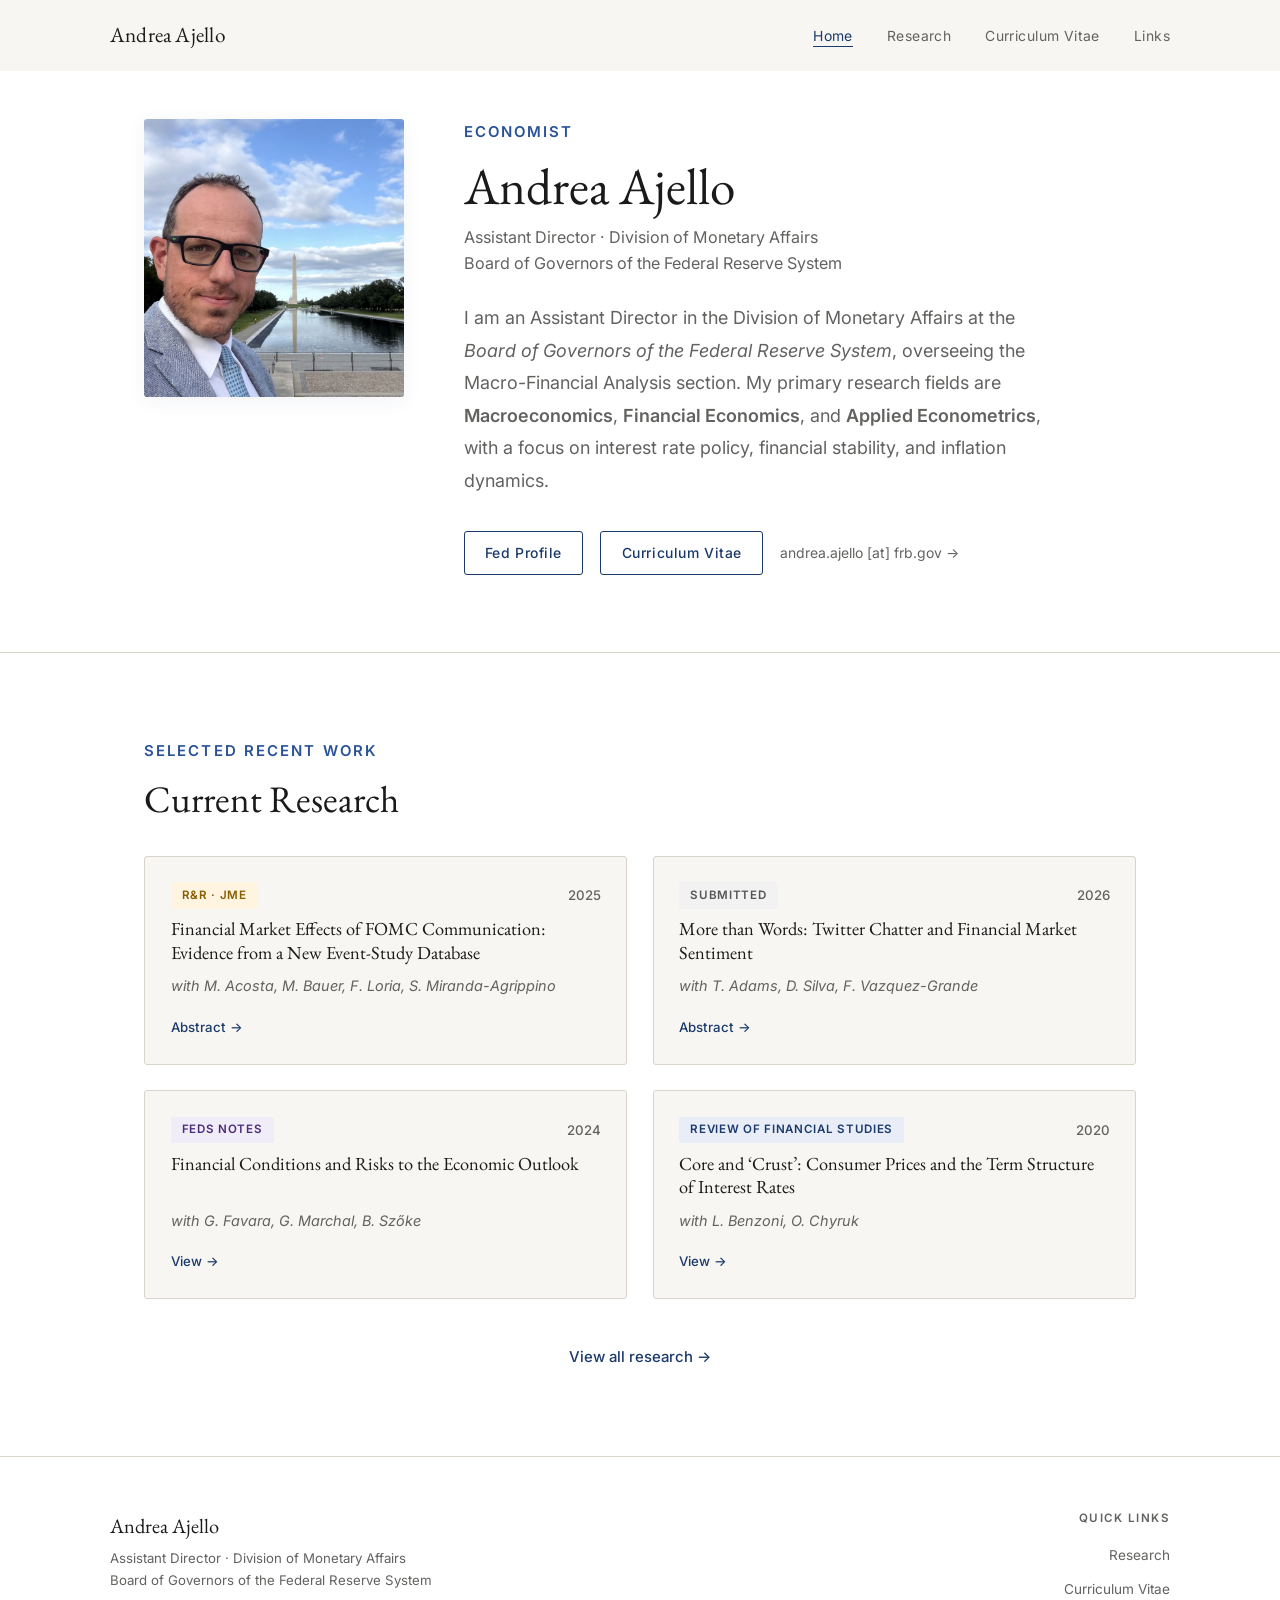
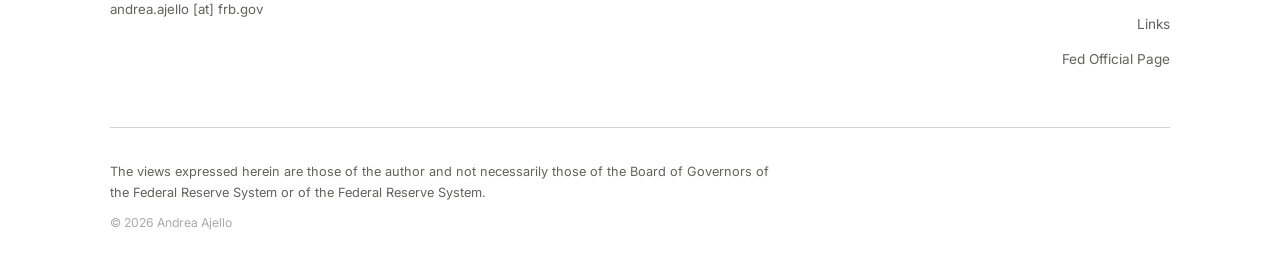
<file: index.html>
<!DOCTYPE html>
<html lang="en">
<head>
  <meta charset="UTF-8" />
  <meta name="viewport" content="width=device-width, initial-scale=1.0" />
  <title>Andrea Ajello | Economist</title>
  <meta name="description" content="Andrea Ajello — Assistant Director, Division of Monetary Affairs, Federal Reserve Board. Research in macroeconomics, financial economics, and applied econometrics." />
  <link rel="preconnect" href="https://fonts.googleapis.com" />
  <link rel="preconnect" href="https://fonts.gstatic.com" crossorigin />
  <link href="https://fonts.googleapis.com/css2?family=EB+Garamond:ital,wght@0,400;0,500;0,600;1,400;1,500&family=Inter:wght@300;400;500;600&display=swap" rel="stylesheet" />
  <link rel="stylesheet" href="styles.css" />
</head>
<body data-page="home">

  <!-- ─── Navigation ─── -->
  <nav id="navbar">
    <div class="nav-inner">
      <a href="index.html" class="logo">Andrea Ajello</a>
      <button class="hamburger" id="hamburger" aria-label="Open menu">
        <span></span><span></span><span></span>
      </button>
      <ul class="nav-links" id="nav-links">
        <li><a href="index.html" class="active">Home</a></li>
        <li><a href="research.html">Research</a></li>
        <li><a href="cv.html">Curriculum Vitae</a></li>
        <li><a href="links.html">Links</a></li>
      </ul>
    </div>
  </nav>

  <!-- ─── Hero / Bio ─── -->
  <section id="hero">
    <div class="container hero-grid">
      <div class="hero-photo">
        <img src="andreaajello.jpg?v=3" alt="Andrea Ajello" class="headshot" />
      </div>
      <div class="hero-text">
        <p class="pre-title">Economist</p>
        <h1>Andrea Ajello</h1>
        <p class="affiliation">
          Assistant Director · Division of Monetary Affairs<br />
          Board of Governors of the Federal Reserve System
        </p>
        <p class="bio">
          I am an Assistant Director in the Division of Monetary Affairs at the
          <em>Board of Governors of the Federal Reserve System</em>, overseeing the
          Macro-Financial Analysis section. My primary research fields are
          <strong>Macroeconomics</strong>, <strong>Financial Economics</strong>,
          and <strong>Applied Econometrics</strong>, with a focus on interest rate
          policy, financial stability, and inflation dynamics.
        </p>
        <div class="hero-actions">
          <a href="https://www.federalreserve.gov/econres/andrea-ajello.htm" class="btn-outline" target="_blank" rel="noopener">Fed Profile</a>
          <a href="cv.html" class="btn-outline">Curriculum Vitae</a>
          <a href="mailto:andrea.ajello@frb.gov" class="btn-text">andrea.ajello [at] frb.gov →</a>
        </div>
      </div>
    </div>
  </section>


  <!-- ─── Recent Work ─── -->
  <section id="recent">
    <div class="container">
      <p class="section-label">Selected Recent Work</p>
      <h2>Current Research</h2>
      <div class="papers-grid">

        <div class="paper-card">
          <div class="paper-top">
            <span class="journal-badge journal-rr">R&amp;R · JME</span>
            <span class="paper-year">2025</span>
          </div>
          <h3>Financial Market Effects of FOMC Communication: Evidence from a New Event-Study Database</h3>
          <p class="coauthors">with M. Acosta, M. Bauer, F. Loria, S. Miranda-Agrippino</p>
          <a href="research.html#usmpd" class="paper-link">Abstract →</a>
        </div>

        <div class="paper-card">
          <div class="paper-top">
            <span class="journal-badge journal-wp">Submitted</span>
            <span class="paper-year">2026</span>
          </div>
          <h3>More than Words: Twitter Chatter and Financial Market Sentiment</h3>
          <p class="coauthors">with T. Adams, D. Silva, F. Vazquez-Grande</p>
          <a href="research.html#twitter" class="paper-link">Abstract →</a>
        </div>

        <div class="paper-card">
          <div class="paper-top">
            <span class="journal-badge journal-feds">FEDS Notes</span>
            <span class="paper-year">2024</span>
          </div>
          <h3>Financial Conditions and Risks to the Economic Outlook</h3>
          <p class="coauthors">with G. Favara, G. Marchal, B. Szőke</p>
          <a href="research.html#policy" class="paper-link">View →</a>
        </div>

        <div class="paper-card">
          <div class="paper-top">
            <span class="journal-badge journal-rfs">Review of Financial Studies</span>
            <span class="paper-year">2020</span>
          </div>
          <h3>Core and ‘Crust’: Consumer Prices and the Term Structure of Interest Rates</h3>
          <p class="coauthors">with L. Benzoni, O. Chyruk</p>
          <a href="research.html#published" class="paper-link">View →</a>
        </div>

      </div>
      <div class="view-all">
        <a href="research.html">View all research →</a>
      </div>
    </div>
  </section>

  <!-- ─── Footer ─── -->
  <footer>
    <div class="footer-inner">
      <div class="footer-top">
        <div class="footer-left">
          <p class="footer-name">Andrea Ajello</p>
          <p class="footer-title">Assistant Director · Division of Monetary Affairs<br />Board of Governors of the Federal Reserve System</p>
          <p class="footer-email">andrea.ajello [at] frb.gov</p>
        </div>
        <div class="footer-right">
          <p class="footer-links-label">Quick Links</p>
          <ul class="footer-nav">
            <li><a href="research.html">Research</a></li>
            <li><a href="cv.html">Curriculum Vitae</a></li>
            <li><a href="links.html">Links</a></li>
            <li><a href="https://www.federalreserve.gov/econres/andrea-ajello.htm" target="_blank" rel="noopener">Fed Official Page</a></li>
          </ul>
        </div>
      </div>
      <div class="footer-bottom">
        <p class="disclaimer">The views expressed herein are those of the author and not necessarily those of the Board of Governors of the Federal Reserve System or of the Federal Reserve System.</p>
        <p class="copyright">© <span class="year"></span> Andrea Ajello</p>
      </div>
    </div>
  </footer>

  <script src="main.js"></script>
</body>
</html>
</file>
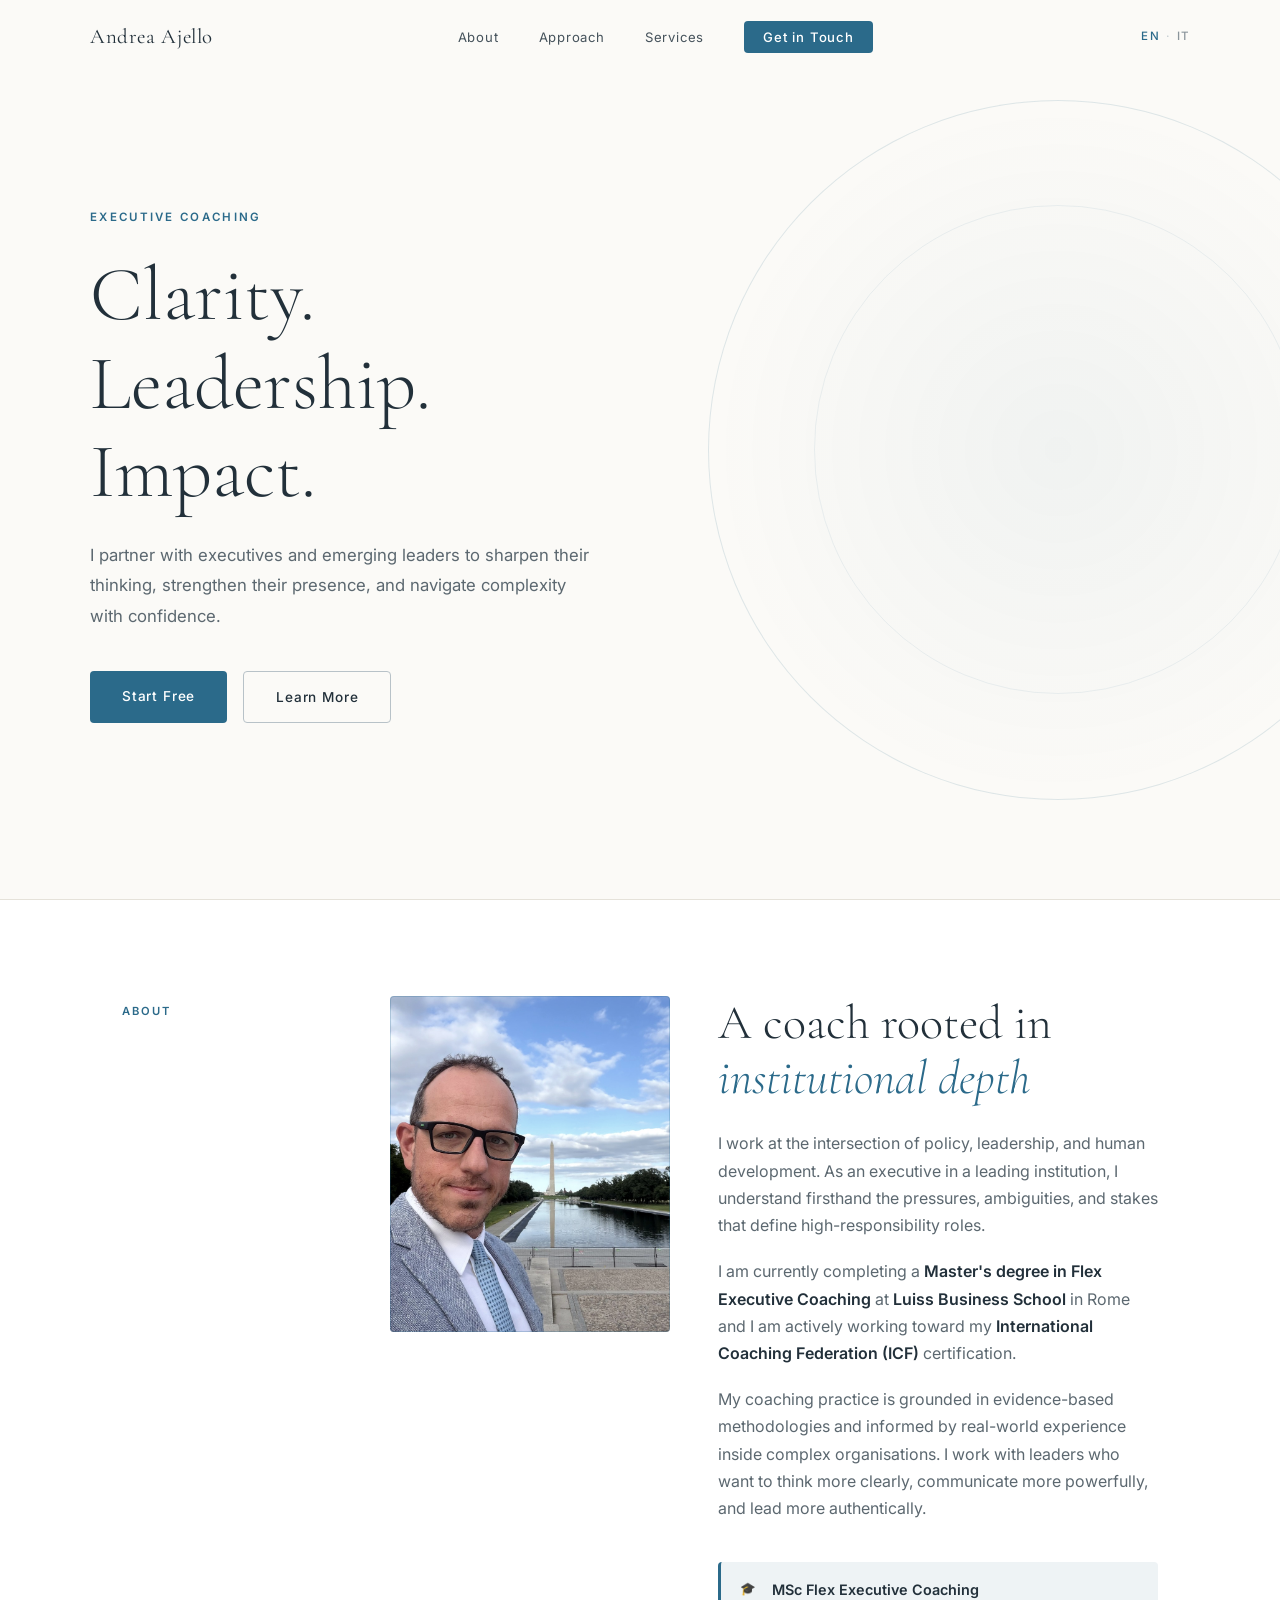
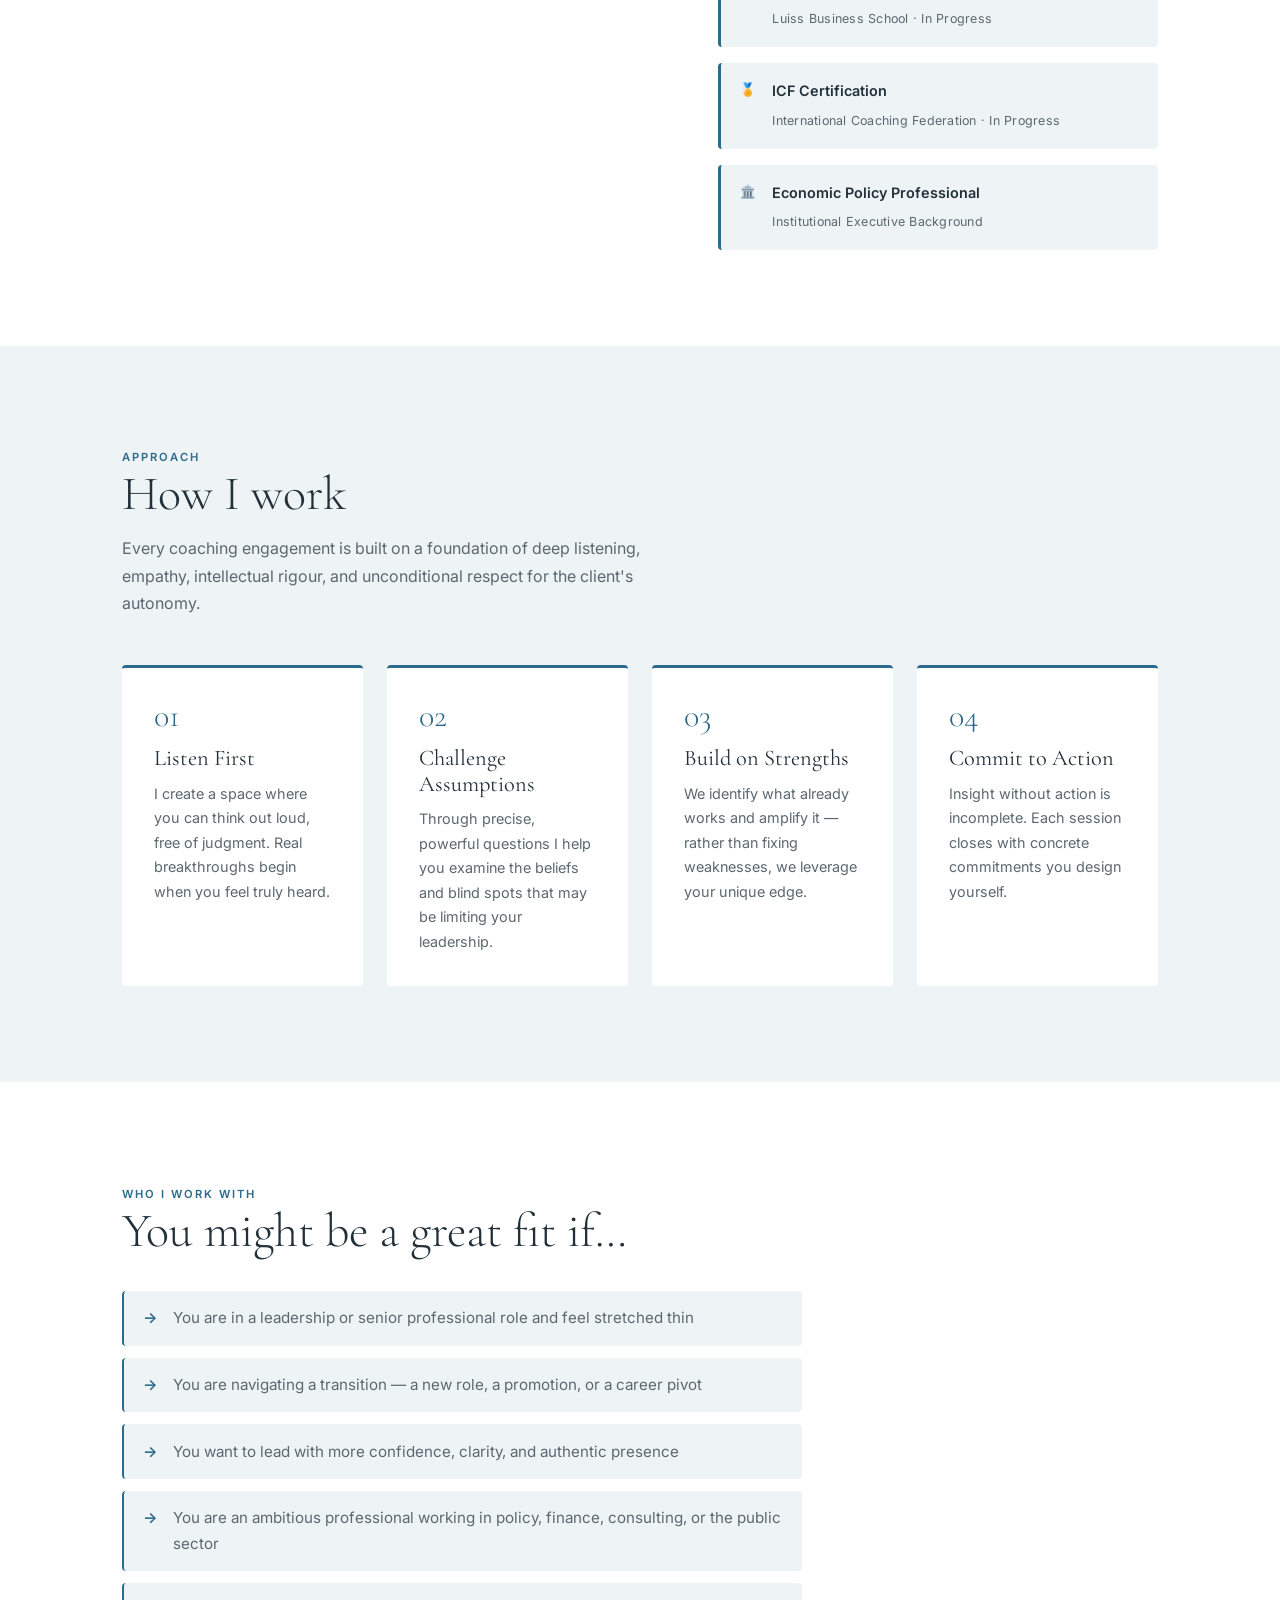
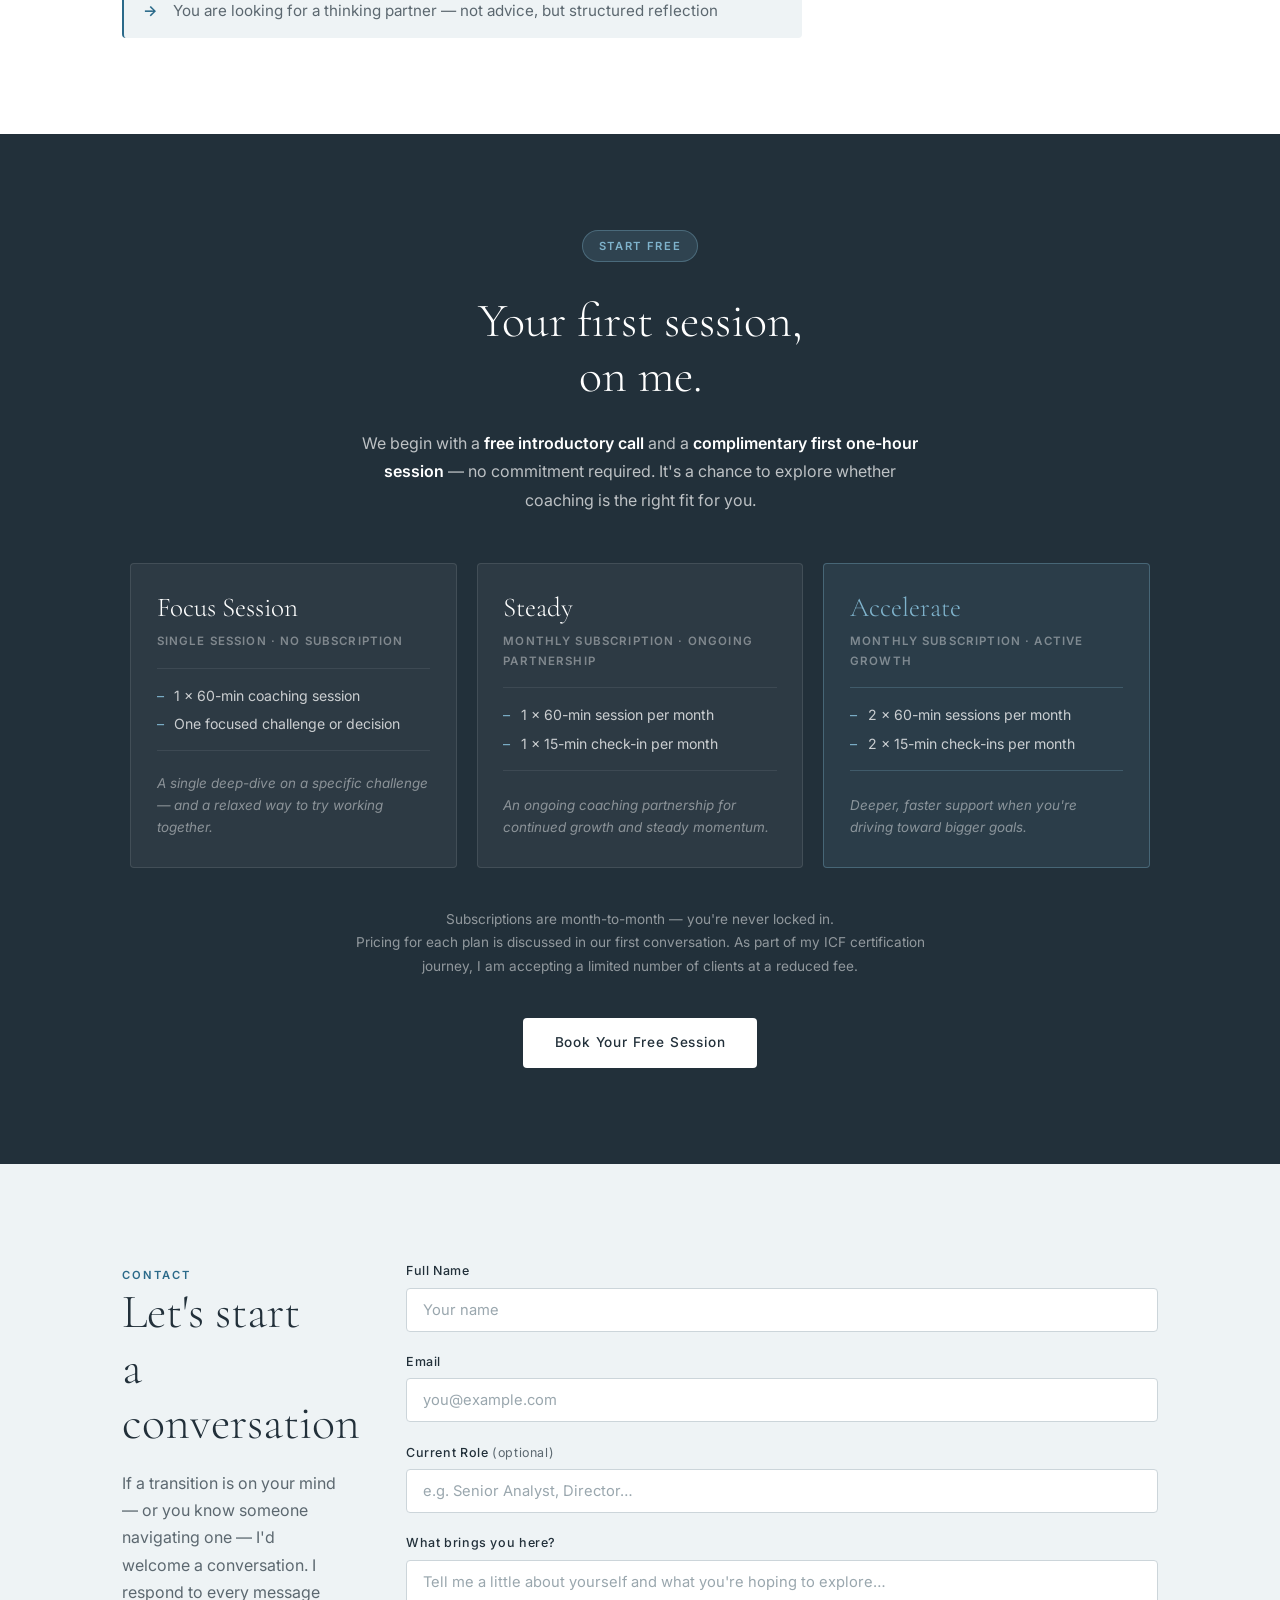
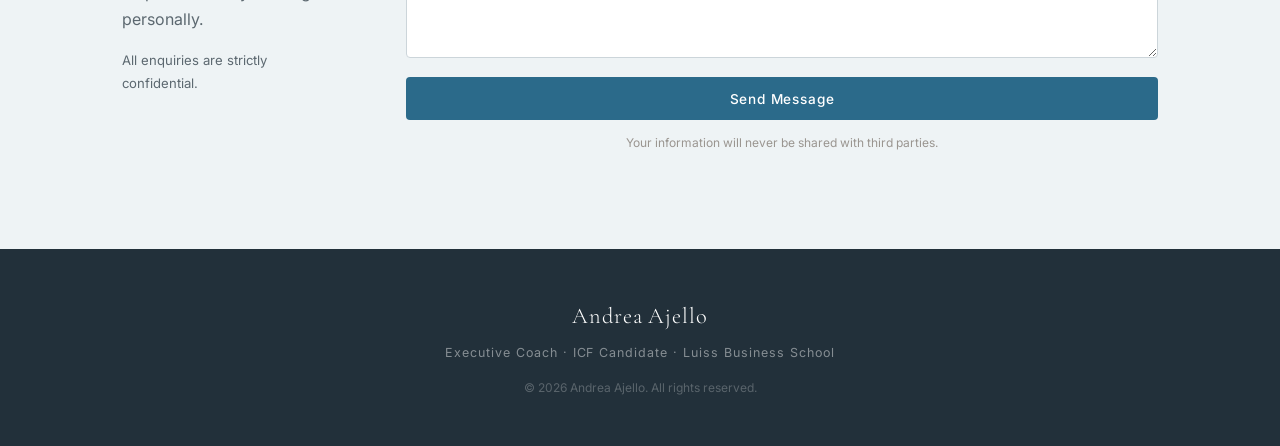
<file: coaching/index.html>
<!DOCTYPE html>
<html lang="en">
<head>
  <meta charset="UTF-8" />
  <meta name="viewport" content="width=device-width, initial-scale=1.0" />
  <title>Andrea Ajello | Executive Coach</title>
  <meta name="description" content="Andrea Ajello — ICF-certified executive coach helping leaders unlock clarity, confidence, and sustainable performance." />
  <link rel="preconnect" href="https://fonts.googleapis.com" />
  <link rel="preconnect" href="https://fonts.gstatic.com" crossorigin />
  <link href="https://fonts.googleapis.com/css2?family=Cormorant+Garamond:ital,wght@0,300;0,400;0,600;1,300;1,400&family=Inter:wght@300;400;500;600&display=swap" rel="stylesheet" />
  <link rel="stylesheet" href="styles.css?v=2" />
</head>
<body>

  <!-- ─── Navigation ─── -->
  <nav id="navbar">
    <div class="nav-inner">
      <a href="#hero" class="logo">Andrea Ajello</a>
      <button class="hamburger" id="hamburger" aria-label="Open menu">
        <span></span><span></span><span></span>
      </button>
      <ul class="nav-links" id="nav-links">
        <li><a href="#about">About</a></li>
        <li><a href="#approach">Approach</a></li>
        <li><a href="#offer">Services</a></li>
        <li><a href="#contact" class="nav-cta">Get in Touch</a></li>
      </ul>
      <div class="lang-switch">
        <span class="lang-active">EN</span>
        <span class="lang-sep">·</span>
        <a href="index-it.html">IT</a>
      </div>
    </div>
  </nav>

  <!-- ─── Hero ─── -->
  <section id="hero">
    <div class="hero-content">
      <p class="hero-eyebrow">Executive Coaching</p>
      <h1>Clarity.<br />Leadership.<br />Impact.</h1>
      <p class="hero-sub">
        I partner with executives and emerging leaders to sharpen their thinking,
        strengthen their presence, and navigate complexity with confidence.
      </p>
      <div class="hero-actions">
        <a href="#offer" class="btn btn-primary">Start Free</a>
        <a href="#about" class="btn btn-ghost">Learn More</a>
      </div>
    </div>
    <div class="hero-visual" aria-hidden="true">
      <div class="accent-circle"></div>
    </div>
  </section>

  <!-- ─── About ─── -->
  <section id="about">
    <div class="container about-grid">
      <div class="section-label">About</div>
      <div class="about-photo">
        <img src="andreaajello.jpg?v=2" alt="Andrea Ajello" class="portrait" />
      </div>
      <div class="about-text">
        <h2>A coach rooted in<br /><em>institutional depth</em></h2>
        <p>
          I work at the intersection of policy, leadership, and human development.
          As an executive in a leading institution, I understand
          firsthand the pressures, ambiguities, and stakes that define high-responsibility roles.
        </p>
        <p>
          I am currently completing a <strong>Master's degree in Flex Executive Coaching</strong>
          at <strong>Luiss Business School</strong> in Rome and I am actively working toward my
          <strong>International Coaching Federation (ICF)</strong> certification.
        </p>
        <p>
          My coaching practice is grounded in evidence-based methodologies and informed
          by real-world experience inside complex organisations. I work with leaders who
          want to think more clearly, communicate more powerfully, and lead more authentically.
        </p>
        <div class="credentials">
          <div class="credential-item">
            <span class="credential-icon">🎓</span>
            <div>
              <strong>MSc Flex Executive Coaching</strong>
              <span>Luiss Business School · In Progress</span>
            </div>
          </div>
          <div class="credential-item">
            <span class="credential-icon">🏅</span>
            <div>
              <strong>ICF Certification</strong>
              <span>International Coaching Federation · In Progress</span>
            </div>
          </div>
          <div class="credential-item">
            <span class="credential-icon">🏛️</span>
            <div>
              <strong>Economic Policy Professional</strong>
              <span>Institutional Executive Background</span>
            </div>
          </div>
        </div>
      </div>
    </div>
  </section>

  <!-- ─── Approach ─── -->
  <section id="approach">
    <div class="container">
      <div class="section-label">Approach</div>
      <h2>How I work</h2>
      <p class="section-intro">
        Every coaching engagement is built on a foundation of deep listening, empathy, 
        intellectual rigour, and unconditional respect for the client's autonomy.
      </p>
      <div class="cards">
        <div class="card">
          <div class="card-number">01</div>
          <h3>Listen First</h3>
          <p>
            I create a space where you can think out loud, free of judgment.
            Real breakthroughs begin when you feel truly heard.
          </p>
        </div>
        <div class="card">
          <div class="card-number">02</div>
          <h3>Challenge Assumptions</h3>
          <p>
            Through precise, powerful questions I help you examine the beliefs
            and blind spots that may be limiting your leadership.
          </p>
        </div>
        <div class="card">
          <div class="card-number">03</div>
          <h3>Build on Strengths</h3>
          <p>
            We identify what already works and amplify it — rather than
            fixing weaknesses, we leverage your unique edge.
          </p>
        </div>
        <div class="card">
          <div class="card-number">04</div>
          <h3>Commit to Action</h3>
          <p>
            Insight without action is incomplete. Each session closes with
            concrete commitments you design yourself.
          </p>
        </div>
      </div>
    </div>
  </section>

  <!-- ─── Who I Work With ─── -->
  <section id="who">
    <div class="container">
      <div class="section-label">Who I Work With</div>
      <h2>You might be a great fit if…</h2>
      <ul class="fit-list">
        <li>You are in a leadership or senior professional role and feel stretched thin</li>
        <li>You are navigating a transition — a new role, a promotion, or a career pivot</li>
        <li>You want to lead with more confidence, clarity, and authentic presence</li>
        <li>You are an ambitious professional working in policy, finance, consulting, or the public sector</li>
        <li>You are looking for a thinking partner — not advice, but structured reflection</li>
      </ul>
    </div>
  </section>

  <!-- ─── Services & Offer ─── -->
  <section id="offer">
    <div class="offer-inner">
      <div class="offer-badge">Start Free</div>
      <h2>Your first session,<br />on me.</h2>
      <p class="offer-desc">
        We begin with a <strong>free introductory call</strong> and a
        <strong>complimentary first one-hour session</strong> — no commitment required.
        It's a chance to explore whether coaching is the right fit for you.
      </p>

      <div class="tier-cards">

        <div class="tier-card">
          <div class="tier-name">Focus Session</div>
          <p class="tier-tagline">Single session · No subscription</p>
          <ul class="tier-includes">
            <li>1 × 60-min coaching session</li>
            <li>One focused challenge or decision</li>
          </ul>
          <p class="tier-for">A single deep-dive on a specific challenge — and a relaxed way to try working together.</p>
        </div>

        <div class="tier-card">
          <div class="tier-name">Steady</div>
          <p class="tier-tagline">Monthly subscription · Ongoing partnership</p>
          <ul class="tier-includes">
            <li>1 × 60-min session per month</li>
            <li>1 × 15-min check-in per month</li>
          </ul>
          <p class="tier-for">An ongoing coaching partnership for continued growth and steady momentum.</p>
        </div>

        <div class="tier-card tier-accent">
          <div class="tier-name">Accelerate</div>
          <p class="tier-tagline">Monthly subscription · Active growth</p>
          <ul class="tier-includes">
            <li>2 × 60-min sessions per month</li>
            <li>2 × 15-min check-ins per month</li>
          </ul>
          <p class="tier-for">Deeper, faster support when you're driving toward bigger goals.</p>
        </div>

      </div>

      <p class="offer-note">
        Subscriptions are month-to-month — you're never locked in.<br />
        Pricing for each plan is discussed in our first conversation.
        As part of my ICF certification journey, I am accepting a limited number of clients at a reduced fee.
      </p>
      <a href="#contact" class="btn btn-light">Book Your Free Session</a>
    </div>
  </section>

  <!-- ─── Contact ─── -->
  <section id="contact">
    <div class="container two-col contact-grid">
      <div class="contact-left">
        <div class="section-label">Contact</div>
        <h2>Let's start<br />a conversation</h2>
        <p>
          If a transition is on your mind — or you know someone navigating one —
          I'd welcome a conversation. I respond to every message personally.
        </p>
        <p class="contact-note">
          All enquiries are strictly confidential.
        </p>
      </div>
      <div class="contact-right">
        <form id="contact-form" novalidate>
          <div class="form-group">
            <label for="name">Full Name</label>
            <input type="text" id="name" name="name" placeholder="Your name" required />
          </div>
          <div class="form-group">
            <label for="email">Email</label>
            <input type="email" id="email" name="email" placeholder="you@example.com" required />
          </div>
          <div class="form-group">
            <label for="role">Current Role <span class="optional">(optional)</span></label>
            <input type="text" id="role" name="role" placeholder="e.g. Senior Analyst, Director…" />
          </div>
          <div class="form-group">
            <label for="message">What brings you here?</label>
            <textarea id="message" name="message" rows="4" placeholder="Tell me a little about yourself and what you're hoping to explore…" required></textarea>
          </div>
          <button type="submit" class="btn btn-primary btn-full">Send Message</button>
          <p class="form-legal">
            Your information will never be shared with third parties.
          </p>
        </form>
        <div id="form-success" class="form-success hidden">
          <span class="success-icon">✓</span>
          <p>Thank you — I'll be in touch shortly.</p>
        </div>
      </div>
    </div>
  </section>

  <!-- ─── Footer ─── -->
  <footer>
    <div class="footer-inner">
      <p class="footer-name">Andrea Ajello</p>
      <p class="footer-tagline">Executive Coach · ICF Candidate · Luiss Business School</p>
      <p class="footer-copy">© <span id="year"></span> Andrea Ajello. All rights reserved.</p>
    </div>
  </footer>

  <script src="main.js"></script>
</body>
</html>
</file>
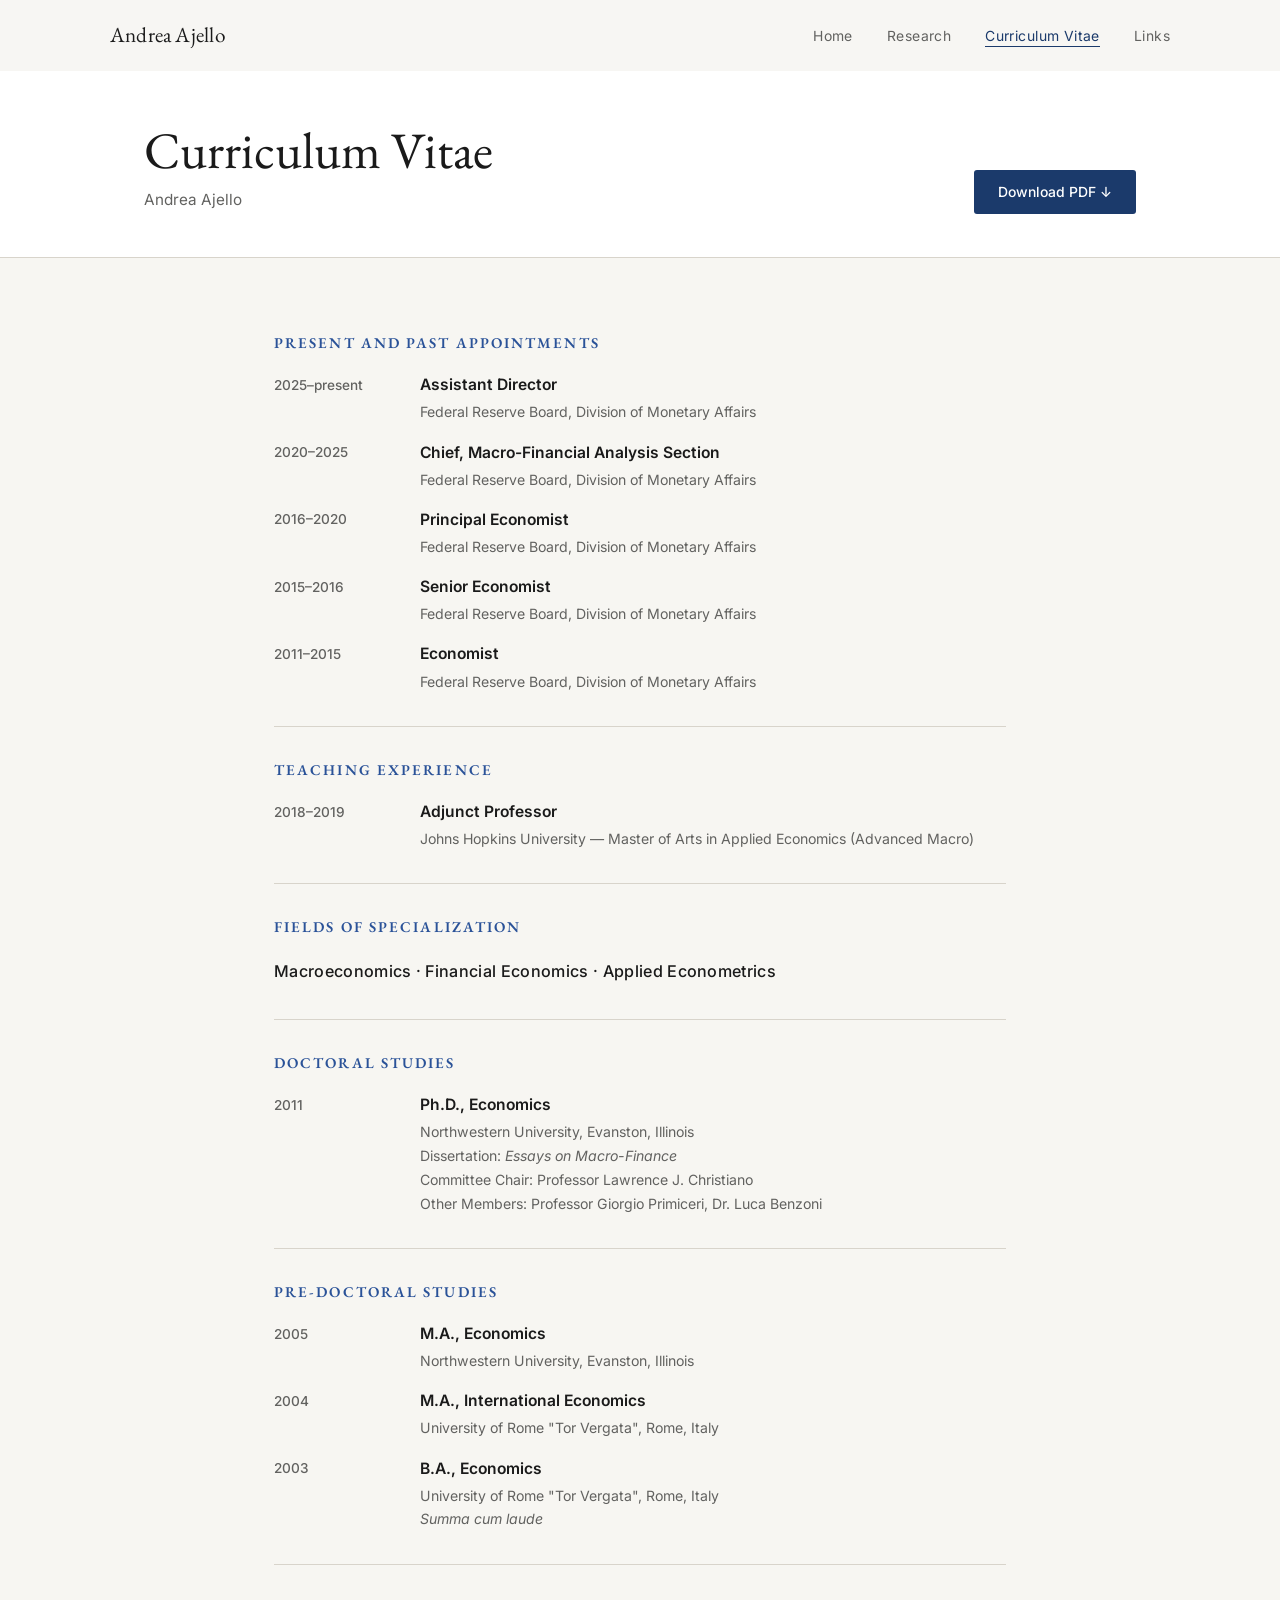
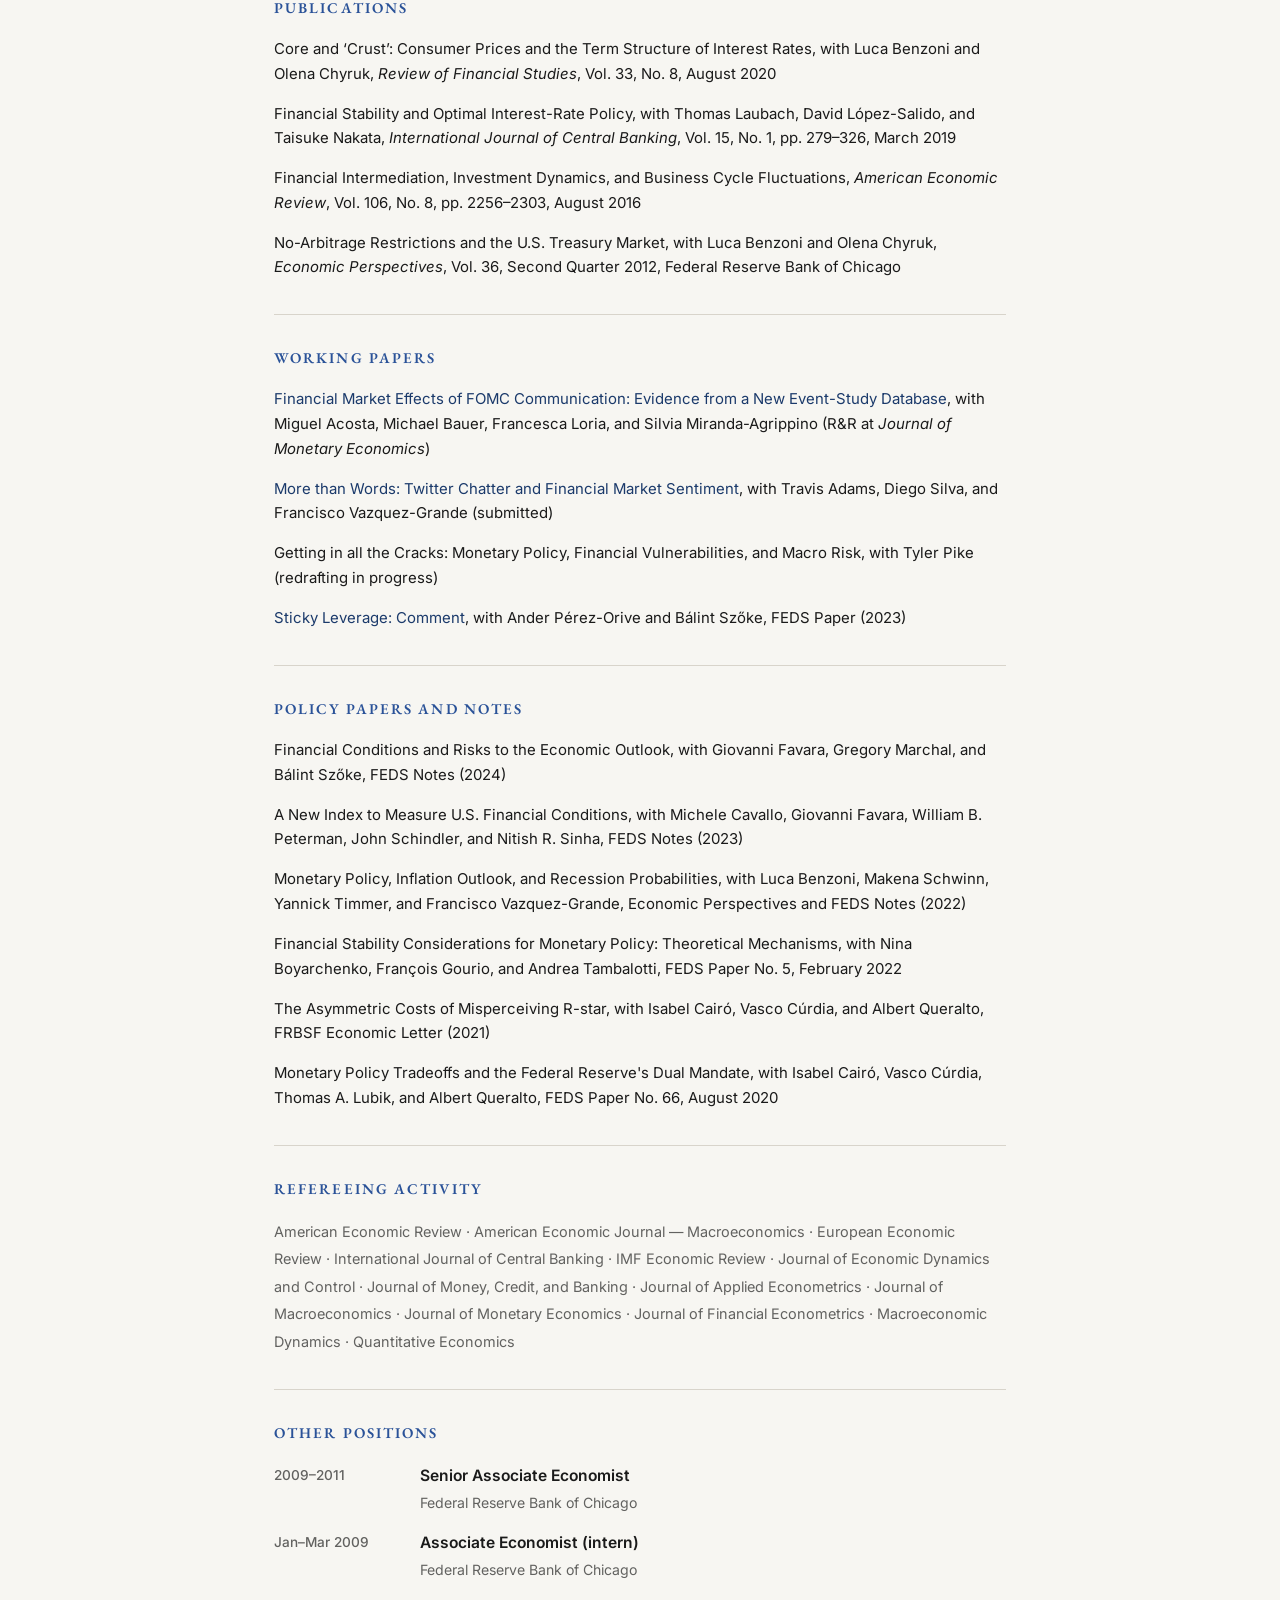
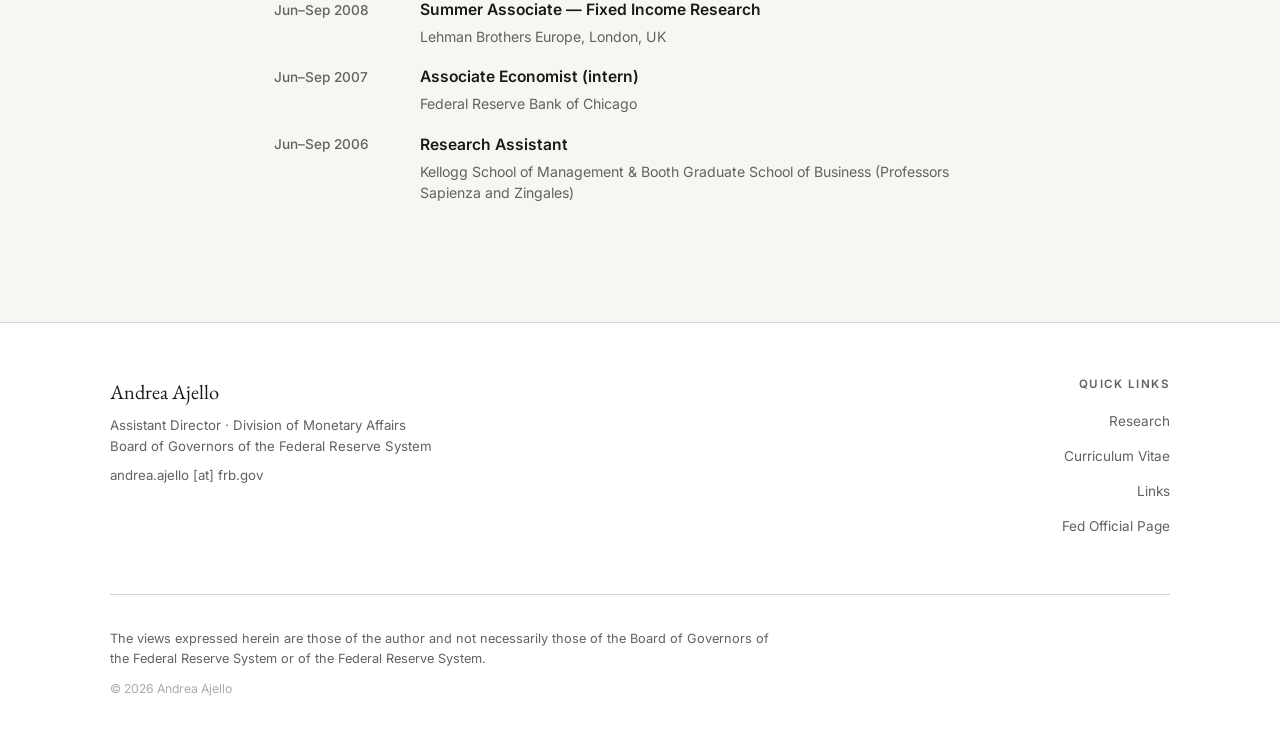
<file: cv.html>
<!DOCTYPE html>
<html lang="en">
<head>
  <meta charset="UTF-8" />
  <meta name="viewport" content="width=device-width, initial-scale=1.0" />
  <title>Curriculum Vitae | Andrea Ajello</title>
  <meta name="description" content="Curriculum Vitae of Andrea Ajello — Assistant Director, Federal Reserve Board. PhD Northwestern University 2011. Macroeconomics, financial economics, applied econometrics." />
  <link rel="preconnect" href="https://fonts.googleapis.com" />
  <link rel="preconnect" href="https://fonts.gstatic.com" crossorigin />
  <link href="https://fonts.googleapis.com/css2?family=EB+Garamond:ital,wght@0,400;0,500;0,600;1,400;1,500&family=Inter:wght@300;400;500;600&display=swap" rel="stylesheet" />
  <link rel="stylesheet" href="styles.css" />
</head>
<body data-page="cv">

  <!-- ─── Navigation ─── -->
  <nav id="navbar">
    <div class="nav-inner">
      <a href="index.html" class="logo">Andrea Ajello</a>
      <button class="hamburger" id="hamburger" aria-label="Open menu">
        <span></span><span></span><span></span>
      </button>
      <ul class="nav-links" id="nav-links">
        <li><a href="index.html">Home</a></li>
        <li><a href="research.html">Research</a></li>
        <li><a href="cv.html" class="active">Curriculum Vitae</a></li>
        <li><a href="links.html">Links</a></li>
      </ul>
    </div>
  </nav>

  <!-- ─── Page Header ─── -->
  <header class="page-header">
    <div class="container page-header-flex">
      <div>
        <h1>Curriculum Vitae</h1>
        <p class="page-subtitle">Andrea Ajello</p>
      </div>
      <a href="cv.pdf" class="btn-download" download>Download PDF ↓</a>
    </div>
  </header>

  <!-- ─── CV Content ─── -->
  <main class="cv-main">
    <div class="container cv-body">

      <!-- Appointments -->
      <section class="cv-section">
        <h2 class="cv-section-title">Present and Past Appointments</h2>
        <div class="cv-entries">
          <div class="cv-entry">
            <span class="cv-year">2025–present</span>
            <div class="cv-desc">
              <strong>Assistant Director</strong>
              <span>Federal Reserve Board, Division of Monetary Affairs</span>
            </div>
          </div>
          <div class="cv-entry">
            <span class="cv-year">2020–2025</span>
            <div class="cv-desc">
              <strong>Chief, Macro-Financial Analysis Section</strong>
              <span>Federal Reserve Board, Division of Monetary Affairs</span>
            </div>
          </div>
          <div class="cv-entry">
            <span class="cv-year">2016–2020</span>
            <div class="cv-desc">
              <strong>Principal Economist</strong>
              <span>Federal Reserve Board, Division of Monetary Affairs</span>
            </div>
          </div>
          <div class="cv-entry">
            <span class="cv-year">2015–2016</span>
            <div class="cv-desc">
              <strong>Senior Economist</strong>
              <span>Federal Reserve Board, Division of Monetary Affairs</span>
            </div>
          </div>
          <div class="cv-entry">
            <span class="cv-year">2011–2015</span>
            <div class="cv-desc">
              <strong>Economist</strong>
              <span>Federal Reserve Board, Division of Monetary Affairs</span>
            </div>
          </div>
        </div>
      </section>

      <!-- Teaching -->
      <section class="cv-section">
        <h2 class="cv-section-title">Teaching Experience</h2>
        <div class="cv-entries">
          <div class="cv-entry">
            <span class="cv-year">2018–2019</span>
            <div class="cv-desc">
              <strong>Adjunct Professor</strong>
              <span>Johns Hopkins University — Master of Arts in Applied Economics (Advanced Macro)</span>
            </div>
          </div>
        </div>
      </section>

      <!-- Fields -->
      <section class="cv-section">
        <h2 class="cv-section-title">Fields of Specialization</h2>
        <p class="cv-fields">Macroeconomics · Financial Economics · Applied Econometrics</p>
      </section>

      <!-- Doctoral Studies -->
      <section class="cv-section">
        <h2 class="cv-section-title">Doctoral Studies</h2>
        <div class="cv-entries">
          <div class="cv-entry">
            <span class="cv-year">2011</span>
            <div class="cv-desc">
              <strong>Ph.D., Economics</strong>
              <span>Northwestern University, Evanston, Illinois</span>
              <span class="cv-detail">Dissertation: <em>Essays on Macro-Finance</em></span>
              <span class="cv-detail">Committee Chair: Professor Lawrence J. Christiano</span>
              <span class="cv-detail">Other Members: Professor Giorgio Primiceri, Dr. Luca Benzoni</span>
            </div>
          </div>
        </div>
      </section>

      <!-- Pre-doctoral -->
      <section class="cv-section">
        <h2 class="cv-section-title">Pre-Doctoral Studies</h2>
        <div class="cv-entries">
          <div class="cv-entry">
            <span class="cv-year">2005</span>
            <div class="cv-desc">
              <strong>M.A., Economics</strong>
              <span>Northwestern University, Evanston, Illinois</span>
            </div>
          </div>
          <div class="cv-entry">
            <span class="cv-year">2004</span>
            <div class="cv-desc">
              <strong>M.A., International Economics</strong>
              <span>University of Rome "Tor Vergata", Rome, Italy</span>
            </div>
          </div>
          <div class="cv-entry">
            <span class="cv-year">2003</span>
            <div class="cv-desc">
              <strong>B.A., Economics</strong>
              <span>University of Rome "Tor Vergata", Rome, Italy</span>
              <span class="cv-detail"><em>Summa cum laude</em></span>
            </div>
          </div>
        </div>
      </section>

      <!-- Publications -->
      <section class="cv-section">
        <h2 class="cv-section-title">Publications</h2>
        <div class="cv-papers">
          <div class="cv-paper">
            <p>Core and ‘Crust’: Consumer Prices and the Term Structure of Interest Rates, with Luca Benzoni and Olena Chyruk, <em>Review of Financial Studies</em>, Vol. 33, No. 8, August 2020</p>
          </div>
          <div class="cv-paper">
            <p>Financial Stability and Optimal Interest-Rate Policy, with Thomas Laubach, David López-Salido, and Taisuke Nakata, <em>International Journal of Central Banking</em>, Vol. 15, No. 1, pp. 279–326, March 2019</p>
          </div>
          <div class="cv-paper">
            <p>Financial Intermediation, Investment Dynamics, and Business Cycle Fluctuations, <em>American Economic Review</em>, Vol. 106, No. 8, pp. 2256–2303, August 2016</p>
          </div>
          <div class="cv-paper">
            <p>No-Arbitrage Restrictions and the U.S. Treasury Market, with Luca Benzoni and Olena Chyruk, <em>Economic Perspectives</em>, Vol. 36, Second Quarter 2012, Federal Reserve Bank of Chicago</p>
          </div>
        </div>
      </section>

      <!-- Working Papers -->
      <section class="cv-section">
        <h2 class="cv-section-title">Working Papers</h2>
        <div class="cv-papers">
          <div class="cv-paper">
            <p><a href="research.html#usmpd">Financial Market Effects of FOMC Communication: Evidence from a New Event-Study Database</a>, with Miguel Acosta, Michael Bauer, Francesca Loria, and Silvia Miranda-Agrippino (R&amp;R at <em>Journal of Monetary Economics</em>)</p>
          </div>
          <div class="cv-paper">
            <p><a href="research.html#twitter">More than Words: Twitter Chatter and Financial Market Sentiment</a>, with Travis Adams, Diego Silva, and Francisco Vazquez-Grande (submitted)</p>
          </div>
          <div class="cv-paper">
            <p>Getting in all the Cracks: Monetary Policy, Financial Vulnerabilities, and Macro Risk, with Tyler Pike (redrafting in progress)</p>
          </div>
          <div class="cv-paper">
            <p><a href="research.html#working-papers">Sticky Leverage: Comment</a>, with Ander Pérez-Orive and Bálint Szőke, FEDS Paper (2023)</p>
          </div>
        </div>
      </section>

      <!-- Policy Papers and Notes -->
      <section class="cv-section">
        <h2 class="cv-section-title">Policy Papers and Notes</h2>
        <div class="cv-papers">
          <div class="cv-paper">
            <p>Financial Conditions and Risks to the Economic Outlook, with Giovanni Favara, Gregory Marchal, and Bálint Szőke, FEDS Notes (2024)</p>
          </div>
          <div class="cv-paper">
            <p>A New Index to Measure U.S. Financial Conditions, with Michele Cavallo, Giovanni Favara, William B. Peterman, John Schindler, and Nitish R. Sinha, FEDS Notes (2023)</p>
          </div>
          <div class="cv-paper">
            <p>Monetary Policy, Inflation Outlook, and Recession Probabilities, with Luca Benzoni, Makena Schwinn, Yannick Timmer, and Francisco Vazquez-Grande, Economic Perspectives and FEDS Notes (2022)</p>
          </div>
          <div class="cv-paper">
            <p>Financial Stability Considerations for Monetary Policy: Theoretical Mechanisms, with Nina Boyarchenko, François Gourio, and Andrea Tambalotti, FEDS Paper No. 5, February 2022</p>
          </div>
          <div class="cv-paper">
            <p>The Asymmetric Costs of Misperceiving R-star, with Isabel Cairó, Vasco Cúrdia, and Albert Queralto, FRBSF Economic Letter (2021)</p>
          </div>
          <div class="cv-paper">
            <p>Monetary Policy Tradeoffs and the Federal Reserve's Dual Mandate, with Isabel Cairó, Vasco Cúrdia, Thomas A. Lubik, and Albert Queralto, FEDS Paper No. 66, August 2020</p>
          </div>
        </div>
      </section>

      <!-- Refereeing -->
      <section class="cv-section">
        <h2 class="cv-section-title">Refereeing Activity</h2>
        <p class="cv-referees">
          American Economic Review · American Economic Journal — Macroeconomics · European Economic Review · International Journal of Central Banking · IMF Economic Review · Journal of Economic Dynamics and Control · Journal of Money, Credit, and Banking · Journal of Applied Econometrics · Journal of Macroeconomics · Journal of Monetary Economics · Journal of Financial Econometrics · Macroeconomic Dynamics · Quantitative Economics
        </p>
      </section>

      <!-- Other Positions -->
      <section class="cv-section">
        <h2 class="cv-section-title">Other Positions</h2>
        <div class="cv-entries">
          <div class="cv-entry">
            <span class="cv-year">2009–2011</span>
            <div class="cv-desc">
              <strong>Senior Associate Economist</strong>
              <span>Federal Reserve Bank of Chicago</span>
            </div>
          </div>
          <div class="cv-entry">
            <span class="cv-year">Jan–Mar 2009</span>
            <div class="cv-desc">
              <strong>Associate Economist (intern)</strong>
              <span>Federal Reserve Bank of Chicago</span>
            </div>
          </div>
          <div class="cv-entry">
            <span class="cv-year">Jun–Sep 2008</span>
            <div class="cv-desc">
              <strong>Summer Associate — Fixed Income Research</strong>
              <span>Lehman Brothers Europe, London, UK</span>
            </div>
          </div>
          <div class="cv-entry">
            <span class="cv-year">Jun–Sep 2007</span>
            <div class="cv-desc">
              <strong>Associate Economist (intern)</strong>
              <span>Federal Reserve Bank of Chicago</span>
            </div>
          </div>
          <div class="cv-entry">
            <span class="cv-year">Jun–Sep 2006</span>
            <div class="cv-desc">
              <strong>Research Assistant</strong>
              <span>Kellogg School of Management & Booth Graduate School of Business (Professors Sapienza and Zingales)</span>
            </div>
          </div>
        </div>
      </section>

    </div>
  </main>

  <!-- ─── Footer ─── -->
  <footer>
    <div class="footer-inner">
      <div class="footer-top">
        <div class="footer-left">
          <p class="footer-name">Andrea Ajello</p>
          <p class="footer-title">Assistant Director · Division of Monetary Affairs<br />Board of Governors of the Federal Reserve System</p>
          <p class="footer-email">andrea.ajello [at] frb.gov</p>
        </div>
        <div class="footer-right">
          <p class="footer-links-label">Quick Links</p>
          <ul class="footer-nav">
            <li><a href="research.html">Research</a></li>
            <li><a href="cv.html">Curriculum Vitae</a></li>
            <li><a href="links.html">Links</a></li>
            <li><a href="https://www.federalreserve.gov/econres/andrea-ajello.htm" target="_blank" rel="noopener">Fed Official Page</a></li>
          </ul>
        </div>
      </div>
      <div class="footer-bottom">
        <p class="disclaimer">The views expressed herein are those of the author and not necessarily those of the Board of Governors of the Federal Reserve System or of the Federal Reserve System.</p>
        <p class="copyright">© <span class="year"></span> Andrea Ajello</p>
      </div>
    </div>
  </footer>

  <script src="main.js"></script>
</body>
</html>
</file>
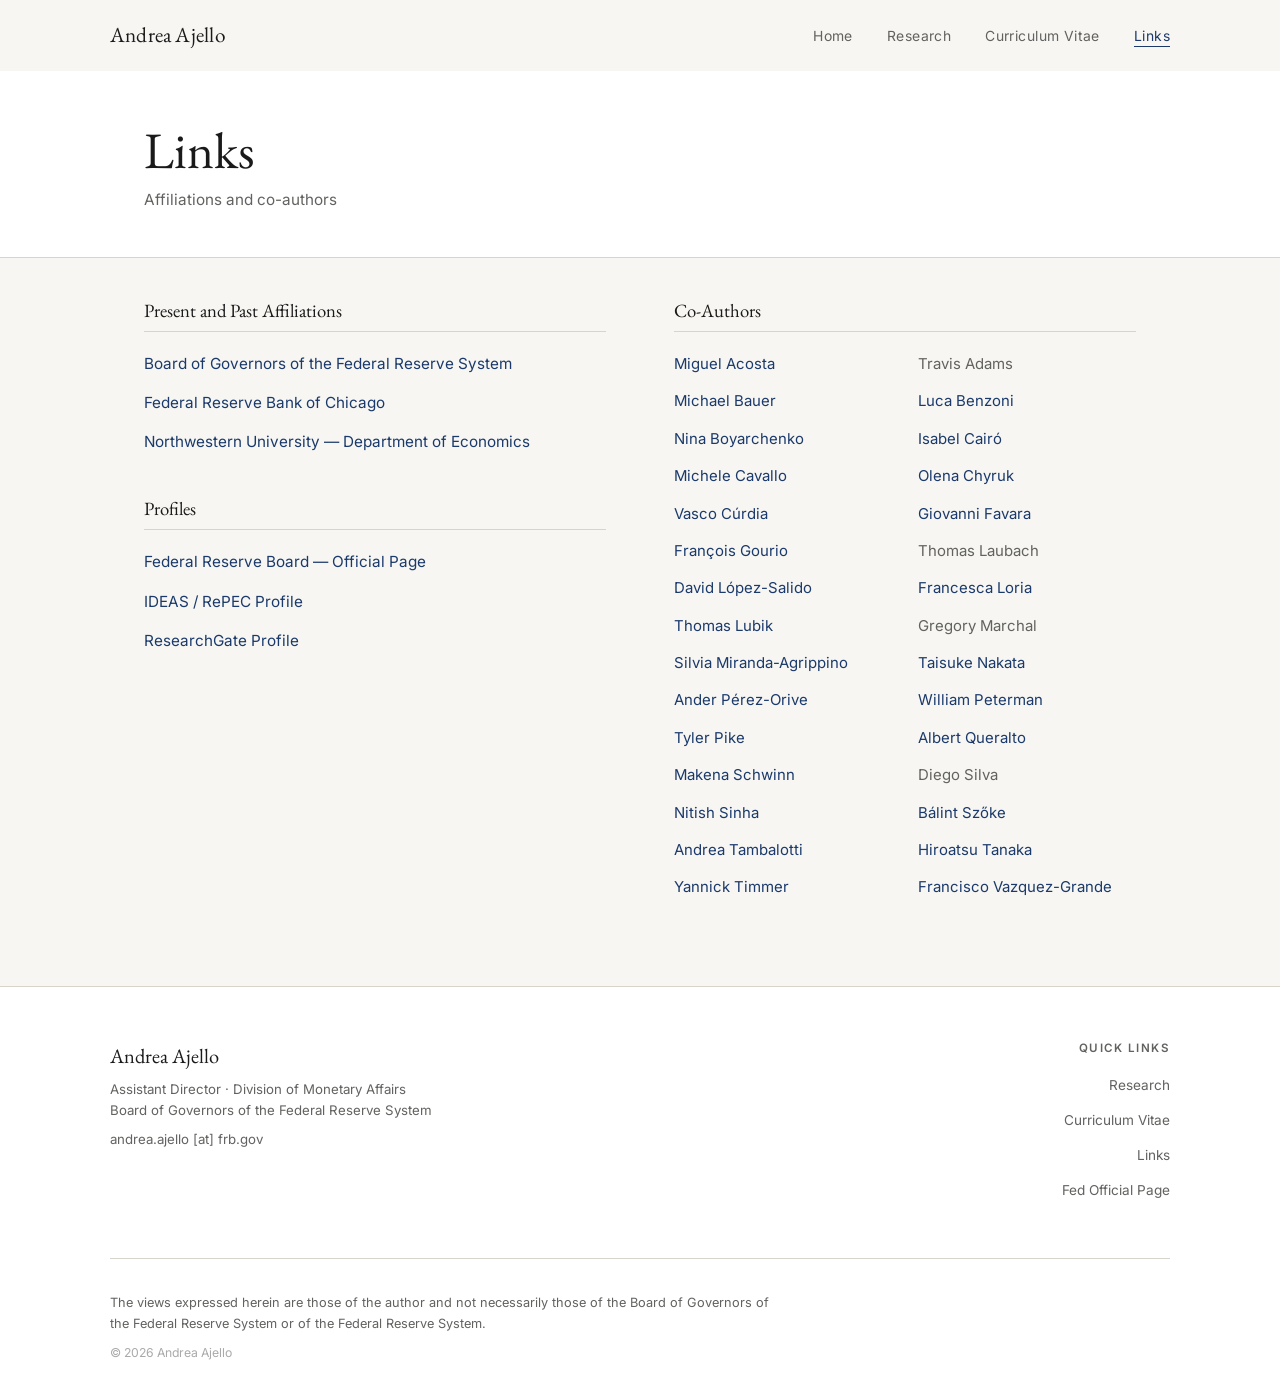
<file: links.html>
<!DOCTYPE html>
<html lang="en">
<head>
  <meta charset="UTF-8" />
  <meta name="viewport" content="width=device-width, initial-scale=1.0" />
  <title>Links | Andrea Ajello</title>
  <meta name="description" content="Affiliations and co-author links for Andrea Ajello, Federal Reserve Board economist." />
  <link rel="preconnect" href="https://fonts.googleapis.com" />
  <link rel="preconnect" href="https://fonts.gstatic.com" crossorigin />
  <link href="https://fonts.googleapis.com/css2?family=EB+Garamond:ital,wght@0,400;0,500;0,600;1,400;1,500&family=Inter:wght@300;400;500;600&display=swap" rel="stylesheet" />
  <link rel="stylesheet" href="styles.css" />
</head>
<body data-page="links">

  <!-- ─── Navigation ─── -->
  <nav id="navbar">
    <div class="nav-inner">
      <a href="index.html" class="logo">Andrea Ajello</a>
      <button class="hamburger" id="hamburger" aria-label="Open menu">
        <span></span><span></span><span></span>
      </button>
      <ul class="nav-links" id="nav-links">
        <li><a href="index.html">Home</a></li>
        <li><a href="research.html">Research</a></li>
        <li><a href="cv.html">Curriculum Vitae</a></li>
        <li><a href="links.html" class="active">Links</a></li>
      </ul>
    </div>
  </nav>

  <!-- ─── Page Header ─── -->
  <header class="page-header">
    <div class="container">
      <h1>Links</h1>
      <p class="page-subtitle">Affiliations and co-authors</p>
    </div>
  </header>

  <!-- ─── Links Content ─── -->
  <main>
    <div class="container links-main">

      <div class="links-grid">

        <!-- Affiliations -->
        <section class="links-col">
          <h2>Present and Past Affiliations</h2>
          <ul class="links-list-main">
            <li>
              <a href="https://www.federalreserve.gov" target="_blank" rel="noopener">
                Board of Governors of the Federal Reserve System
              </a>
            </li>
            <li>
              <a href="https://www.chicagofed.org" target="_blank" rel="noopener">
                Federal Reserve Bank of Chicago
              </a>
            </li>
            <li>
              <a href="https://economics.northwestern.edu" target="_blank" rel="noopener">
                Northwestern University — Department of Economics
              </a>
            </li>
          </ul>

          <h2 class="links-h2-spaced">Profiles</h2>
          <ul class="links-list-main">
            <li>
              <a href="https://www.federalreserve.gov/econres/andrea-ajello.htm" target="_blank" rel="noopener">
                Federal Reserve Board — Official Page
              </a>
            </li>
            <li>
              <a href="https://ideas.repec.org/e/paj16.html" target="_blank" rel="noopener">
                IDEAS / RePEC Profile
              </a>
            </li>
            <li>
              <a href="https://www.researchgate.net/profile/Andrea-Ajello" target="_blank" rel="noopener">
                ResearchGate Profile
              </a>
            </li>
          </ul>
        </section>

        <!-- Co-authors -->
        <section class="links-col">
          <h2>Co-Authors</h2>
          <ul class="links-list-coauthors">
            <li><a href="https://www.acostamiguel.com/" target="_blank" rel="noopener">Miguel Acosta</a></li>
            <li><span class="coauthor-nolink">Travis Adams</span></li>
            <li><a href="https://www.michaeldbauer.com/" target="_blank" rel="noopener">Michael Bauer</a></li>
            <li><a href="https://www.chicagofed.org/people/b/benzoni-luca" target="_blank" rel="noopener">Luca Benzoni</a></li>
            <li><a href="https://www.newyorkfed.org/research/economists/boyarchenko" target="_blank" rel="noopener">Nina Boyarchenko</a></li>
            <li><a href="https://www.federalreserve.gov/econres/isabel-cairo.htm" target="_blank" rel="noopener">Isabel Cairó</a></li>
            <li><a href="https://www.federalreserve.gov/econres/michele-cavallo.htm" target="_blank" rel="noopener">Michele Cavallo</a></li>
            <li><a href="https://www.chicagofed.org/people/c/chyruk-olena" target="_blank" rel="noopener">Olena Chyruk</a></li>
            <li><a href="https://www.frbsf.org/our-people/economists/vasco-curdia/" target="_blank" rel="noopener">Vasco Cúrdia</a></li>
            <li><a href="https://www.federalreserve.gov/econres/giovanni-favara.htm" target="_blank" rel="noopener">Giovanni Favara</a></li>
            <li><a href="https://www.chicagofed.org/people/g/gourio-francois" target="_blank" rel="noopener">François Gourio</a></li>
            <li><span class="coauthor-nolink">Thomas Laubach</span></li>
            <li><a href="https://www.federalreserve.gov/econres/j-david-lopez-salido.htm" target="_blank" rel="noopener">David López-Salido</a></li>
            <li><a href="https://www.federalreserve.gov/econres/francesca-loria.htm" target="_blank" rel="noopener">Francesca Loria</a></li>
            <li><a href="https://www.richmondfed.org/research/people/lubik" target="_blank" rel="noopener">Thomas Lubik</a></li>
            <li><span class="coauthor-nolink">Gregory Marchal</span></li>
            <li><a href="http://silviamirandaagrippino.com/" target="_blank" rel="noopener">Silvia Miranda-Agrippino</a></li>
            <li><a href="https://sites.google.com/site/taisukenakata/" target="_blank" rel="noopener">Taisuke Nakata</a></li>
            <li><a href="https://sites.google.com/site/anderperezorive/" target="_blank" rel="noopener">Ander Pérez-Orive</a></li>
            <li><a href="http://williampeterman.com/" target="_blank" rel="noopener">William Peterman</a></li>
            <li><a href="https://tylerjpike.github.io/" target="_blank" rel="noopener">Tyler Pike</a></li>
            <li><a href="https://www.albertqueralto.com/" target="_blank" rel="noopener">Albert Queralto</a></li>
            <li><a href="https://www.chicagofed.org/people/s/schwinn-makena" target="_blank" rel="noopener">Makena Schwinn</a></li>
            <li><span class="coauthor-nolink">Diego Silva</span></li>
            <li><a href="https://sites.google.com/site/nitishranjansinha/" target="_blank" rel="noopener">Nitish Sinha</a></li>
            <li><a href="https://www.balintszoke.com/" target="_blank" rel="noopener">Bálint Szőke</a></li>
            <li><a href="https://www.newyorkfed.org/research/economists/tambalotti/index.html" target="_blank" rel="noopener">Andrea Tambalotti</a></li>
            <li><a href="https://www.federalreserve.gov/econres/hiroatsu-tanaka.htm" target="_blank" rel="noopener">Hiroatsu Tanaka</a></li>
            <li><a href="https://www.yannicktimmer.com/" target="_blank" rel="noopener">Yannick Timmer</a></li>
            <li><a href="https://www.federalreserve.gov/econres/francisco-vazquez-grande.htm" target="_blank" rel="noopener">Francisco Vazquez-Grande</a></li>
          </ul>
        </section>

      </div>
    </div>
  </main>

  <!-- ─── Footer ─── -->
  <footer>
    <div class="footer-inner">
      <div class="footer-top">
        <div class="footer-left">
          <p class="footer-name">Andrea Ajello</p>
          <p class="footer-title">Assistant Director · Division of Monetary Affairs<br />Board of Governors of the Federal Reserve System</p>
          <p class="footer-email">andrea.ajello [at] frb.gov</p>
        </div>
        <div class="footer-right">
          <p class="footer-links-label">Quick Links</p>
          <ul class="footer-nav">
            <li><a href="research.html">Research</a></li>
            <li><a href="cv.html">Curriculum Vitae</a></li>
            <li><a href="links.html">Links</a></li>
            <li><a href="https://www.federalreserve.gov/econres/andrea-ajello.htm" target="_blank" rel="noopener">Fed Official Page</a></li>
          </ul>
        </div>
      </div>
      <div class="footer-bottom">
        <p class="disclaimer">The views expressed herein are those of the author and not necessarily those of the Board of Governors of the Federal Reserve System or of the Federal Reserve System.</p>
        <p class="copyright">© <span class="year"></span> Andrea Ajello</p>
      </div>
    </div>
  </footer>

  <script src="main.js"></script>
</body>
</html>
</file>
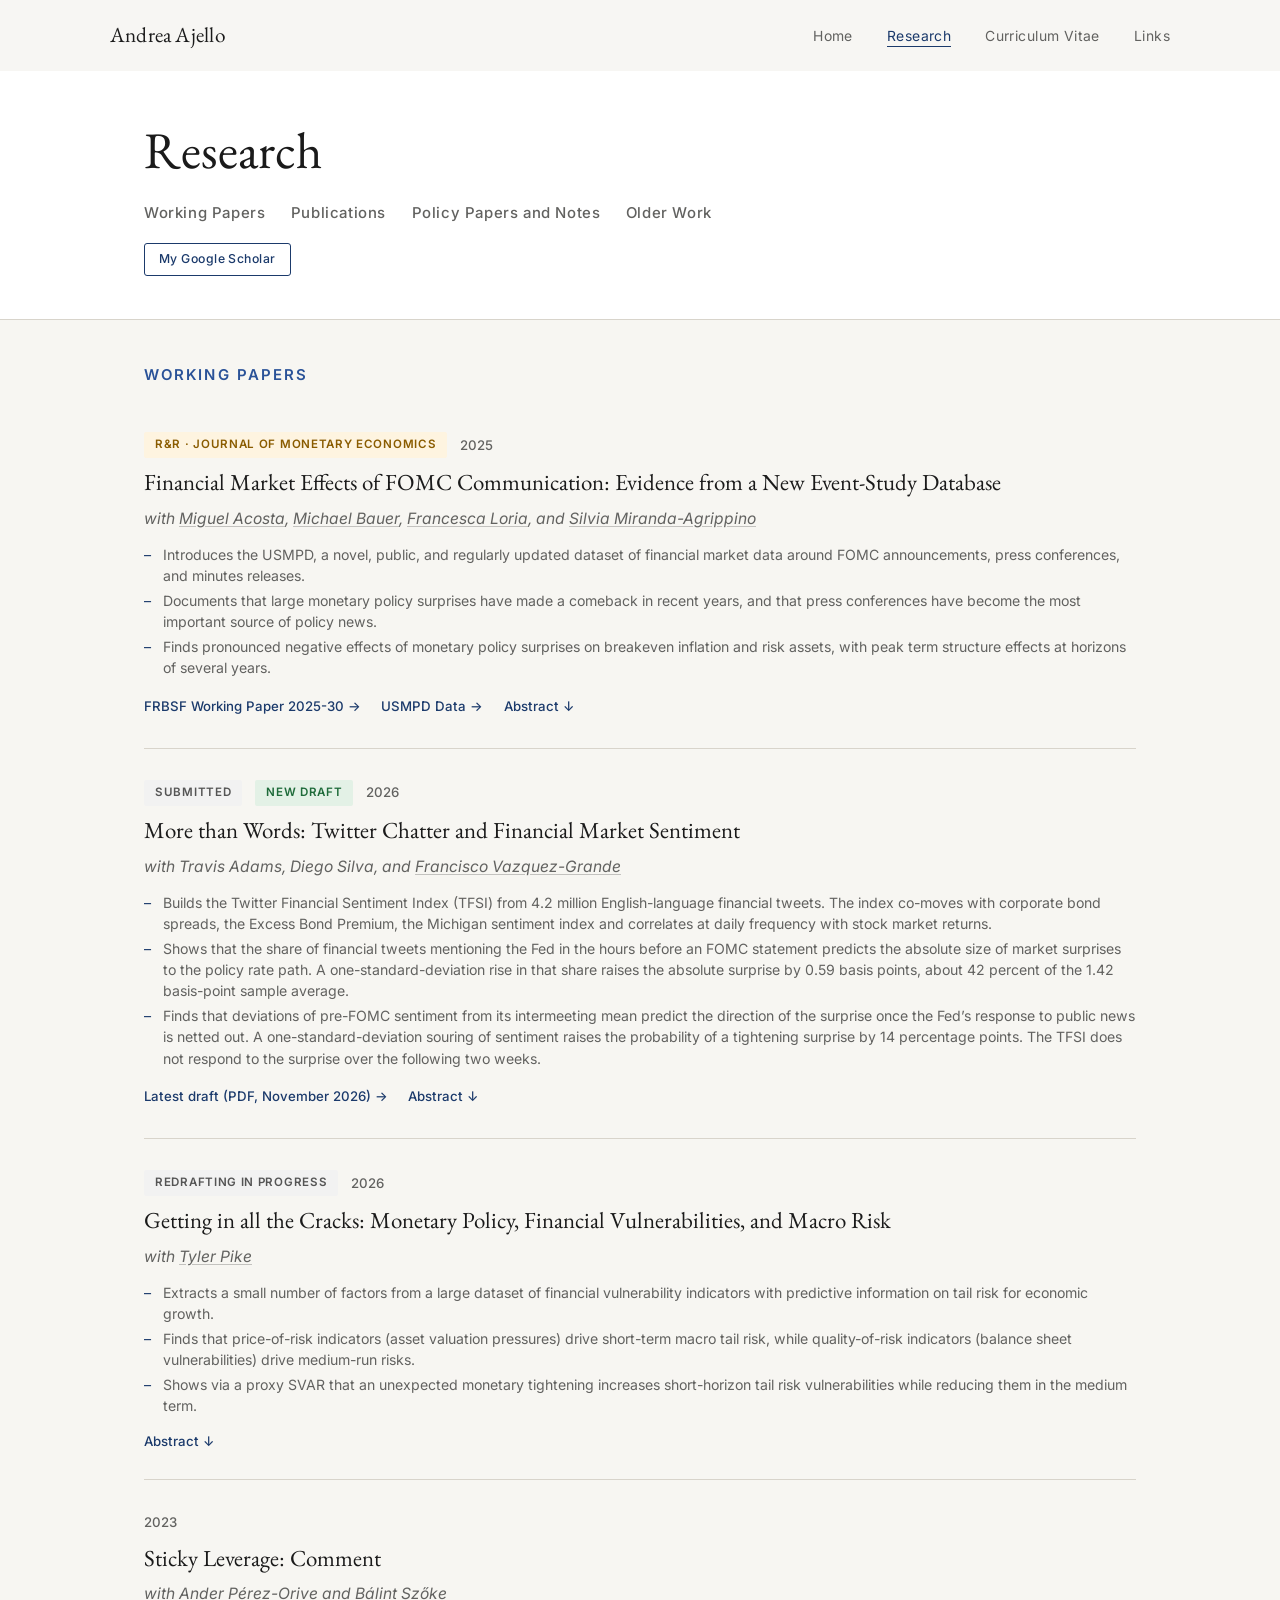
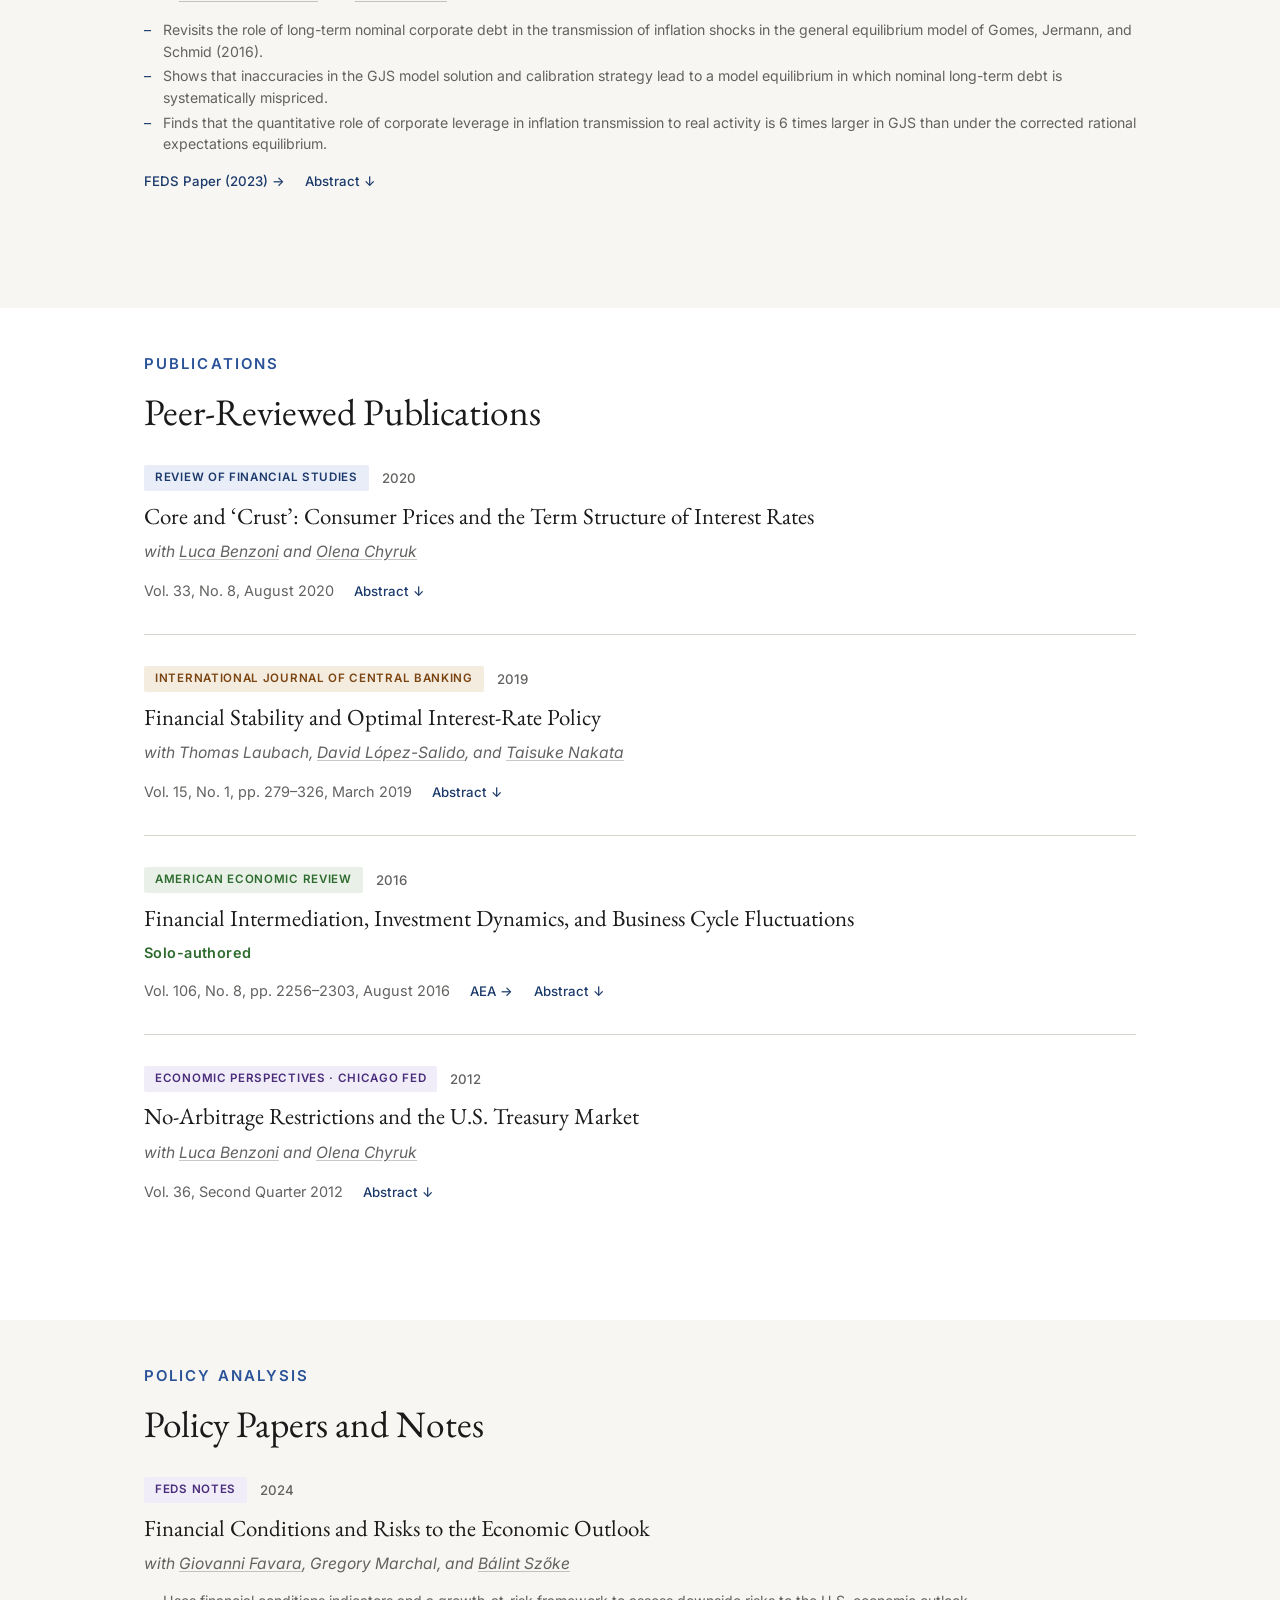
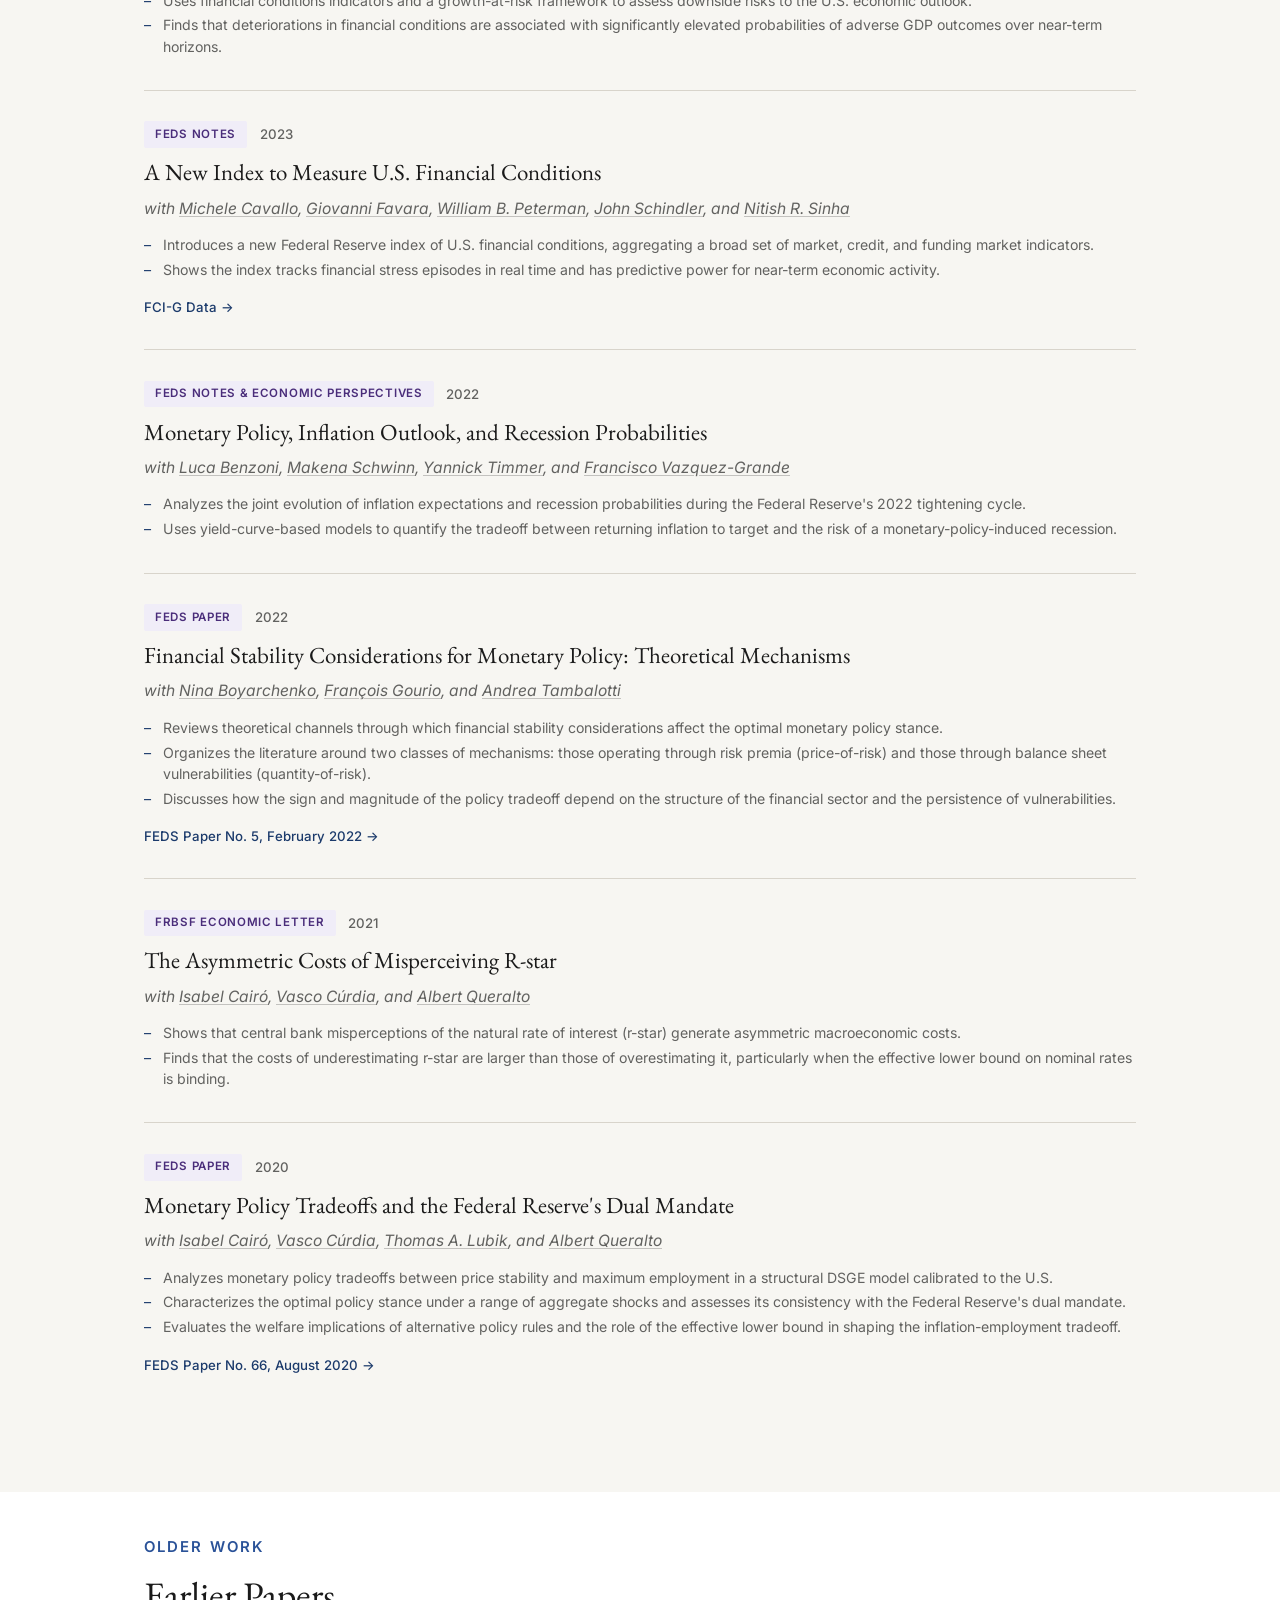
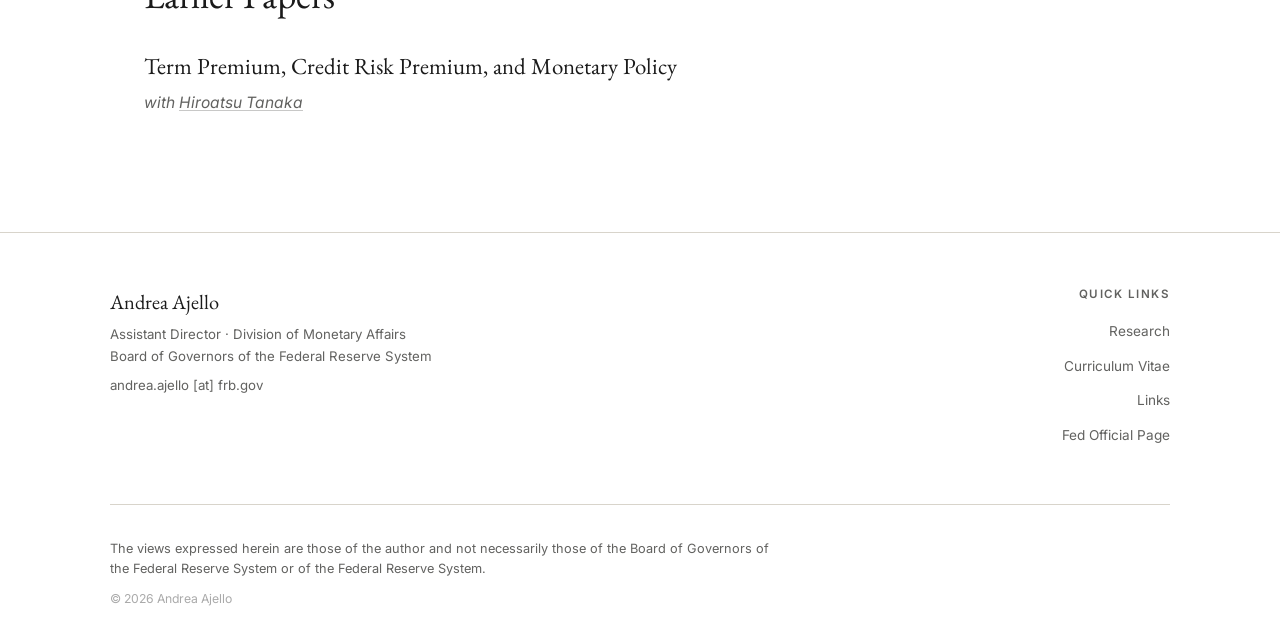
<file: research.html>
<!DOCTYPE html>
<html lang="en">
<head>
  <meta charset="UTF-8" />
  <meta name="viewport" content="width=device-width, initial-scale=1.0" />
  <title>Research | Andrea Ajello</title>
  <meta name="description" content="Research by Andrea Ajello — working papers, publications, and policy notes on macroeconomics, financial stability, and monetary policy." />
  <link rel="preconnect" href="https://fonts.googleapis.com" />
  <link rel="preconnect" href="https://fonts.gstatic.com" crossorigin />
  <link href="https://fonts.googleapis.com/css2?family=EB+Garamond:ital,wght@0,400;0,500;0,600;1,400;1,500&family=Inter:wght@300;400;500;600&display=swap" rel="stylesheet" />
  <link rel="stylesheet" href="styles.css" />
</head>
<body data-page="research">

  <!-- ─── Navigation ─── -->
  <nav id="navbar">
    <div class="nav-inner">
      <a href="index.html" class="logo">Andrea Ajello</a>
      <button class="hamburger" id="hamburger" aria-label="Open menu">
        <span></span><span></span><span></span>
      </button>
      <ul class="nav-links" id="nav-links">
        <li><a href="index.html">Home</a></li>
        <li><a href="research.html" class="active">Research</a></li>
        <li><a href="cv.html">Curriculum Vitae</a></li>
        <li><a href="links.html">Links</a></li>
      </ul>
    </div>
  </nav>

  <!-- ─── Page Header ─── -->
  <header class="page-header">
    <div class="container">
      <h1>Research</h1>
      <div class="page-jump">
        <a href="#working-papers">Working Papers</a>
        <a href="#published">Publications</a>
        <a href="#policy">Policy Papers and Notes</a>
        <a href="#older">Older Work</a>
      </div>
      <a href="https://scholar.google.com/citations?user=JgnO7EgAAAAJ&amp;hl=en" target="_blank" rel="noopener" class="btn-outline btn-small">My Google Scholar</a>
    </div>
  </header>

  <!-- ─── Working Papers ─── -->
  <section id="working-papers">
    <div class="container research-section">
      <p class="section-label">Working Papers</p>

      <!-- USMPD -->
      <div class="paper-entry" id="usmpd">
        <div class="pe-header">
          <div class="pe-meta">
            <span class="journal-badge journal-rr">R&amp;R · Journal of Monetary Economics</span>
            <span class="pe-year">2025</span>
          </div>
          <h2 class="pe-title">Financial Market Effects of FOMC Communication: Evidence from a New Event-Study Database</h2>
          <p class="pe-authors">with <a href="https://www.acostamiguel.com/" target="_blank" rel="noopener">Miguel Acosta</a>, <a href="https://www.michaeldbauer.com/" target="_blank" rel="noopener">Michael Bauer</a>, <a href="https://francescaloria.wixsite.com/francescaloria" target="_blank" rel="noopener">Francesca Loria</a>, and <a href="https://silviamirandaagrippino.com/research" target="_blank" rel="noopener">Silvia Miranda-Agrippino</a></p>
          <ul class="pe-bullets">
            <li>Introduces the USMPD, a novel, public, and regularly updated dataset of financial market data around FOMC announcements, press conferences, and minutes releases.</li>
            <li>Documents that large monetary policy surprises have made a comeback in recent years, and that press conferences have become the most important source of policy news.</li>
            <li>Finds pronounced negative effects of monetary policy surprises on breakeven inflation and risk assets, with peak term structure effects at horizons of several years.</li>
          </ul>
          <div class="pe-links">
            <a href="https://www.frbsf.org/research/publications/working-papers/2025/30/" target="_blank" rel="noopener" class="pe-link">FRBSF Working Paper 2025-30 →</a>
            <a href="https://www.frbsf.org/research-and-insights/data-and-indicators/us-monetary-policy-event-study-database/" target="_blank" rel="noopener" class="pe-link">USMPD Data →</a>
            <button class="abstract-toggle" aria-expanded="false">Abstract ↓</button>
          </div>
        </div>
        <div class="abstract-body">
          <p>This paper introduces the U.S. Monetary Policy Event-Study Database (USMPD), a novel, public, and regularly updated dataset of financial market data around Federal Open Market Committee (FOMC) policy announcements, press conferences, and minutes releases. Using the rich high-frequency data in the USMPD, we document several new empirical findings. Large monetary policy surprises have made a comeback in recent years, and post-meeting press conferences have become the most important source of policy news. Monetary policy surprises have pronounced negative effects on breakeven inflation based on Treasury yields. Risk assets, including dividend derivatives, also respond strongly and negatively to monetary policy surprises, consistent with conventional channels of monetary transmission. Press conferences have stronger effects than FOMC statements on most asset prices. Finally, the term structure evidence shows peak effects on market-based inflation and dividend expectations at horizons of several years.</p>
        </div>
      </div>

      <!-- Twitter -->
      <div class="paper-entry" id="twitter">
        <div class="pe-header">
          <div class="pe-meta">
            <span class="journal-badge journal-wp">Submitted</span>
            <span class="journal-badge journal-new">New Draft</span>
            <span class="pe-year">2026</span>
          </div>
          <h2 class="pe-title">More than Words: Twitter Chatter and Financial Market Sentiment</h2>
          <p class="pe-authors">with Travis Adams, Diego Silva, and <a href="https://www.federalreserve.gov/econres/francisco-vazquez-grande.htm" target="_blank" rel="noopener">Francisco Vazquez-Grande</a></p>
          <ul class="pe-bullets">
            <li>Builds the Twitter Financial Sentiment Index (TFSI) from 4.2 million English-language financial tweets. The index co-moves with corporate bond spreads, the Excess Bond Premium, the Michigan sentiment index and correlates at daily frequency with stock market returns.</li>
            <li>Shows that the share of financial tweets mentioning the Fed in the hours before an FOMC statement predicts the absolute size of market surprises to the policy rate path. A one-standard-deviation rise in that share raises the absolute surprise by 0.59 basis points, about 42 percent of the 1.42 basis-point sample average.</li>
            <li>Finds that deviations of pre-FOMC sentiment from its intermeeting mean predict the direction of the surprise once the Fed’s response to public news is netted out. A one-standard-deviation souring of sentiment raises the probability of a tightening surprise by 14 percentage points. The TFSI does not respond to the surprise over the following two weeks.</li>
          </ul>
          <div class="pe-links">
            <a href="more-than-words.pdf" target="_blank" rel="noopener" class="pe-link">Latest draft (PDF, November 2026) →</a>
            <button class="abstract-toggle" aria-expanded="false">Abstract ↓</button>
          </div>
        </div>
        <div class="abstract-body">
          <p>We build a new measure of credit and financial market sentiment using Natural Language Processing on Twitter data. We find that the Twitter Financial Sentiment Index (TFSI) correlates highly with corporate bond spreads and other price- and survey-based measures of financial conditions. We document that overnight Twitter financial sentiment helps predict next day stock market returns. Most notably, we show that the index contains information that helps forecast changes in the U.S. monetary policy stance: a deterioration in Twitter financial sentiment the day ahead of an FOMC statement release predicts the size of restrictive monetary policy shocks. Finally, we document that sentiment worsens in response to an unexpected tightening of monetary policy.</p>
        </div>
      </div>

      <!-- Getting in the Cracks -->
      <div class="paper-entry">
        <div class="pe-header">
          <div class="pe-meta">
            <span class="journal-badge journal-wp">Redrafting in progress</span>
            <span class="pe-year">2026</span>
          </div>
          <h2 class="pe-title">Getting in all the Cracks: Monetary Policy, Financial Vulnerabilities, and Macro Risk</h2>
          <p class="pe-authors">with <a href="https://tylerjpike.github.io/" target="_blank" rel="noopener">Tyler Pike</a></p>
          <ul class="pe-bullets">
            <li>Extracts a small number of factors from a large dataset of financial vulnerability indicators with predictive information on tail risk for economic growth.</li>
            <li>Finds that price-of-risk indicators (asset valuation pressures) drive short-term macro tail risk, while quality-of-risk indicators (balance sheet vulnerabilities) drive medium-run risks.</li>
            <li>Shows via a proxy SVAR that an unexpected monetary tightening increases short-horizon tail risk vulnerabilities while reducing them in the medium term.</li>
          </ul>
          <div class="pe-links">
            <button class="abstract-toggle" aria-expanded="false">Abstract ↓</button>
          </div>
        </div>
        <div class="abstract-body">
          <p>We estimate the effect of monetary policy on financial vulnerabilities and the implications for risks to the economic growth outlook. We extract a small number of factors from a large dataset of financial vulnerability indicators that contain predictive information on tail risk for economic growth. We find that vulnerabilities arising from asset valuation pressures (i.e., price of risk indicators) drive short-term risks to the macroeconomic outlook, while indicators of vulnerabilities arising from non-financial and financial institution balance sheet vulnerabilities (i.e., quality of risk indicators) drive medium-run risks. We include price and quantity of risk factors in a proxy SVAR, and show that an unexpected tightening in the monetary policy stance increases vulnerabilities that are predictive of short-horizon tail risk, while reducing tail risk vulnerabilities in the medium term.</p>
        </div>
      </div>

      <!-- Sticky Leverage -->
      <div class="paper-entry">
        <div class="pe-header">
          <div class="pe-meta">
            <span class="pe-year">2023</span>
          </div>
          <h2 class="pe-title">Sticky Leverage: Comment</h2>
          <p class="pe-authors">with <a href="https://sites.google.com/site/anderperezorive/" target="_blank" rel="noopener">Ander Pérez-Orive</a> and <a href="https://www.balintszoke.com/" target="_blank" rel="noopener">Bálint Szőke</a></p>
          <ul class="pe-bullets">
            <li>Revisits the role of long-term nominal corporate debt in the transmission of inflation shocks in the general equilibrium model of Gomes, Jermann, and Schmid (2016).</li>
            <li>Shows that inaccuracies in the GJS model solution and calibration strategy lead to a model equilibrium in which nominal long-term debt is systematically mispriced.</li>
            <li>Finds that the quantitative role of corporate leverage in inflation transmission to real activity is 6 times larger in GJS than under the corrected rational expectations equilibrium.</li>
          </ul>
          <div class="pe-links">
            <a href="https://www.federalreserve.gov/econres/feds/sticky-leverage-comment.htm" target="_blank" rel="noopener" class="pe-link">FEDS Paper (2023) →</a>
            <button class="abstract-toggle" aria-expanded="false">Abstract ↓</button>
          </div>
        </div>
        <div class="abstract-body">
          <p>We revisit the role of long-term nominal corporate debt for the transmission of inflation shocks in the general equilibrium model of Gomes, Jermann, and Schmid (2016). We show that inaccuracies in the model solution and calibration strategy lead GJS to a model equilibrium in which nominal long-term debt is systematically mispriced. As a result, the quantitative importance of corporate leverage in the transmission of inflation shocks to real activity in their framework is 6 times larger than what arises under the rational expectations equilibrium.</p>
        </div>
      </div>

    </div>
  </section>

  <!-- ─── Published Papers ─── -->
  <section id="published" class="alt-bg">
    <div class="container research-section">
      <p class="section-label">Publications</p>
      <h2>Peer-Reviewed Publications</h2>

      <div class="paper-entry">
        <div class="pe-header">
          <div class="pe-meta">
            <span class="journal-badge journal-rfs">Review of Financial Studies</span>
            <span class="pe-year">2020</span>
          </div>
          <h2 class="pe-title">Core and ‘Crust’: Consumer Prices and the Term Structure of Interest Rates</h2>
          <p class="pe-authors">with <a href="https://sites.google.com/site/lbenzonifrbchi/" target="_blank" rel="noopener">Luca Benzoni</a> and <a href="https://www.chicagofed.org/people/c/chyruk-olena" target="_blank" rel="noopener">Olena Chyruk</a></p>
          <div class="pe-links">
            <span class="pe-ref">Vol. 33, No. 8, August 2020</span>
            <button class="abstract-toggle" aria-expanded="false">Abstract ↓</button>
          </div>
        </div>
        <div class="abstract-body">
          <p>We propose a no-arbitrage model of the nominal and real term structures that accommodates the different persistence and volatility of distinct inflation components. Core, food, and energy inflation combine into a single total inflation measure that ties nominal and real risk-free bond prices together. The model successfully extracts market participants' expectations of future inflation from nominal yields and inflation data. Estimation uncovers a factor structure common to core inflation and interest rates and downplays the pass-through effect of short-lived food and energy shocks on inflation and interest rates. Model forecasts systematically outperform survey forecasts and other benchmarks.</p>
        </div>
      </div>

      <div class="paper-entry">
        <div class="pe-header">
          <div class="pe-meta">
            <span class="journal-badge journal-ijcb">International Journal of Central Banking</span>
            <span class="pe-year">2019</span>
          </div>
          <h2 class="pe-title">Financial Stability and Optimal Interest-Rate Policy</h2>
          <p class="pe-authors">with Thomas Laubach, <a href="https://www.federalreserve.gov/econres/j-david-lopez-salido.htm" target="_blank" rel="noopener">David López-Salido</a>, and <a href="https://sites.google.com/site/taisukenakata/" target="_blank" rel="noopener">Taisuke Nakata</a></p>
          <div class="pe-links">
            <span class="pe-ref">Vol. 15, No. 1, pp. 279–326, March 2019</span>
            <button class="abstract-toggle" aria-expanded="false">Abstract ↓</button>
          </div>
        </div>
        <div class="abstract-body">
          <p>We study optimal interest-rate policy in a New Keynesian model in which the economy can experience financial crises and the probability of a crisis depends on credit conditions. The optimal adjustment to interest rates in response to credit conditions is (very) small in the model calibrated to match the historical relationship between credit conditions, output, inflation, and likelihood of financial crises. Given the imprecise estimates of key parameters, we also study optimal policy under parameter uncertainty. We find that Bayesian and robust central banks will respond more aggressively to financial instability when the probability and severity of financial crises are uncertain.</p>
        </div>
      </div>

      <div class="paper-entry">
        <div class="pe-header">
          <div class="pe-meta">
            <span class="journal-badge journal-aer">American Economic Review</span>
            <span class="pe-year">2016</span>
          </div>
          <h2 class="pe-title">Financial Intermediation, Investment Dynamics, and Business Cycle Fluctuations</h2>
          <p class="pe-solo">Solo-authored</p>
          <div class="pe-links">
            <span class="pe-ref">Vol. 106, No. 8, pp. 2256–2303, August 2016</span>
            <a href="https://www.aeaweb.org/articles?id=10.1257/aer.20120079" target="_blank" rel="noopener" class="pe-link">AEA →</a>
            <button class="abstract-toggle" aria-expanded="false">Abstract ↓</button>
          </div>
        </div>
        <div class="abstract-body">
          <p>I use micro data to quantify key features of US firm financing. In particular, I establish that a substantial 35 percent of firms' investment is funded using financial markets. I then construct a dynamic equilibrium model that matches these features and fit the model to business cycle data using Bayesian methods. In the model, financial intermediaries enable trades of financial assets, directing funds toward investment opportunities, and charge an intermediation spread to cover their costs. According to the model estimation, exogenous shocks to the intermediation spread explain 25 percent of GDP and 30 percent of investment volatility.</p>
        </div>
      </div>

      <div class="paper-entry">
        <div class="pe-header">
          <div class="pe-meta">
            <span class="journal-badge journal-feds">Economic Perspectives · Chicago Fed</span>
            <span class="pe-year">2012</span>
          </div>
          <h2 class="pe-title">No-Arbitrage Restrictions and the U.S. Treasury Market</h2>
          <p class="pe-authors">with <a href="https://sites.google.com/site/lbenzonifrbchi/" target="_blank" rel="noopener">Luca Benzoni</a> and <a href="https://www.chicagofed.org/people/c/chyruk-olena" target="_blank" rel="noopener">Olena Chyruk</a></p>
          <div class="pe-links">
            <span class="pe-ref">Vol. 36, Second Quarter 2012</span>
            <button class="abstract-toggle" aria-expanded="false">Abstract ↓</button>
          </div>
        </div>
        <div class="abstract-body">
          <p>What is the role of arbitrage trading in the U.S. Treasury market? In this article, the authors discuss the pricing of risk-free Treasury securities via no-arbitrage arguments and illustrate how this approach works in models of the term structure of interest rates. The article ends with an evaluation of market frictions (for example, transaction costs, leverage constraints, and the limited availability of arbitrage capital) in the government debt market and their implications for bond pricing using no-arbitrage term structure models.</p>
        </div>
      </div>

    </div>
  </section>

  <!-- ─── Policy Papers and Notes ─── -->
  <section id="policy">
    <div class="container research-section">
      <p class="section-label">Policy Analysis</p>
      <h2>Policy Papers and Notes</h2>

      <!-- Financial Stability Mechanisms -->
      <div class="paper-entry">
        <div class="pe-header">
          <div class="pe-meta">
            <span class="journal-badge journal-feds">FEDS Notes</span>
            <span class="pe-year">2024</span>
          </div>
          <h2 class="pe-title">Financial Conditions and Risks to the Economic Outlook</h2>
          <p class="pe-authors">with <a href="https://www.federalreserve.gov/econres/giovanni-favara.htm" target="_blank" rel="noopener">Giovanni Favara</a>, Gregory Marchal, and <a href="https://www.balintszoke.com/" target="_blank" rel="noopener">Bálint Szőke</a></p>
          <ul class="pe-bullets">
            <li>Uses financial conditions indicators and a growth-at-risk framework to assess downside risks to the U.S. economic outlook.</li>
            <li>Finds that deteriorations in financial conditions are associated with significantly elevated probabilities of adverse GDP outcomes over near-term horizons.</li>
          </ul>
        </div>
      </div>

      <div class="paper-entry">
        <div class="pe-header">
          <div class="pe-meta">
            <span class="journal-badge journal-feds">FEDS Notes</span>
            <span class="pe-year">2023</span>
          </div>
          <h2 class="pe-title">A New Index to Measure U.S. Financial Conditions</h2>
          <p class="pe-authors">with <a href="https://www.federalreserve.gov/econres/michele-cavallo.htm" target="_blank" rel="noopener">Michele Cavallo</a>, <a href="https://www.federalreserve.gov/econres/giovanni-favara.htm" target="_blank" rel="noopener">Giovanni Favara</a>, <a href="https://www.federalreserve.gov/econres/william-b-peterman.htm" target="_blank" rel="noopener">William B. Peterman</a>, <a href="https://www.chicagofed.org/people/s/schindler-john-w" target="_blank" rel="noopener">John Schindler</a>, and <a href="https://www.federalreserve.gov/econres/nitish-r-sinha.htm" target="_blank" rel="noopener">Nitish R. Sinha</a></p>
          <ul class="pe-bullets">
            <li>Introduces a new Federal Reserve index of U.S. financial conditions, aggregating a broad set of market, credit, and funding market indicators.</li>
            <li>Shows the index tracks financial stress episodes in real time and has predictive power for near-term economic activity.</li>
          </ul>
          <div class="pe-links">
            <a href="https://www.federalreserve.gov/econres/notes/feds-notes/a-new-index-to-measure-us-financial-conditions-20230630.html" target="_blank" rel="noopener" class="pe-link">FCI-G Data →</a>
          </div>
        </div>
      </div>

      <div class="paper-entry">
        <div class="pe-header">
          <div class="pe-meta">
            <span class="journal-badge journal-feds">FEDS Notes & Economic Perspectives</span>
            <span class="pe-year">2022</span>
          </div>
          <h2 class="pe-title">Monetary Policy, Inflation Outlook, and Recession Probabilities</h2>
          <p class="pe-authors">with <a href="https://sites.google.com/site/lbenzonifrbchi/" target="_blank" rel="noopener">Luca Benzoni</a>, <a href="https://www.chicagofed.org/people/s/schwinn-makena" target="_blank" rel="noopener">Makena Schwinn</a>, <a href="https://www.federalreserve.gov/econres/yannick-timmer.htm" target="_blank" rel="noopener">Yannick Timmer</a>, and <a href="https://www.federalreserve.gov/econres/francisco-vazquez-grande.htm" target="_blank" rel="noopener">Francisco Vazquez-Grande</a></p>
          <ul class="pe-bullets">
            <li>Analyzes the joint evolution of inflation expectations and recession probabilities during the Federal Reserve's 2022 tightening cycle.</li>
            <li>Uses yield-curve-based models to quantify the tradeoff between returning inflation to target and the risk of a monetary-policy-induced recession.</li>
          </ul>
        </div>
      </div>

      <div class="paper-entry">
        <div class="pe-header">
          <div class="pe-meta">
            <span class="journal-badge journal-feds">FEDS Paper</span>
            <span class="pe-year">2022</span>
          </div>
          <h2 class="pe-title">Financial Stability Considerations for Monetary Policy: Theoretical Mechanisms</h2>
          <p class="pe-authors">with <a href="https://www.newyorkfed.org/research/economists/boyarchenko" target="_blank" rel="noopener">Nina Boyarchenko</a>, <a href="https://sites.google.com/site/fgourio" target="_blank" rel="noopener">François Gourio</a>, and <a href="https://www.newyorkfed.org/research/economists/tambalotti/index.html" target="_blank" rel="noopener">Andrea Tambalotti</a></p>
          <ul class="pe-bullets">
            <li>Reviews theoretical channels through which financial stability considerations affect the optimal monetary policy stance.</li>
            <li>Organizes the literature around two classes of mechanisms: those operating through risk premia (price-of-risk) and those through balance sheet vulnerabilities (quantity-of-risk).</li>
            <li>Discusses how the sign and magnitude of the policy tradeoff depend on the structure of the financial sector and the persistence of vulnerabilities.</li>
          </ul>
          <div class="pe-links">
            <a href="https://www.federalreserve.gov/econres/feds/financial-stability-considerations-for-monetary-policy-theoretical-mechanisms.htm" target="_blank" rel="noopener" class="pe-link">FEDS Paper No. 5, February 2022 →</a>
          </div>
        </div>
      </div>

      <!-- Dual Mandate -->

      <div class="paper-entry">
        <div class="pe-header">
          <div class="pe-meta">
            <span class="journal-badge journal-feds">FRBSF Economic Letter</span>
            <span class="pe-year">2021</span>
          </div>
          <h2 class="pe-title">The Asymmetric Costs of Misperceiving R-star</h2>
          <p class="pe-authors">with <a href="https://sites.google.com/site/isabelcairo/" target="_blank" rel="noopener">Isabel Cairó</a>, <a href="https://www.frbsf.org/our-people/economists/vasco-curdia/" target="_blank" rel="noopener">Vasco Cúrdia</a>, and <a href="https://www.albertqueralto.com/" target="_blank" rel="noopener">Albert Queralto</a></p>
          <ul class="pe-bullets">
            <li>Shows that central bank misperceptions of the natural rate of interest (r-star) generate asymmetric macroeconomic costs.</li>
            <li>Finds that the costs of underestimating r-star are larger than those of overestimating it, particularly when the effective lower bound on nominal rates is binding.</li>
          </ul>
        </div>
      </div>

      <div class="paper-entry">
        <div class="pe-header">
          <div class="pe-meta">
            <span class="journal-badge journal-feds">FEDS Paper</span>
            <span class="pe-year">2020</span>
          </div>
          <h2 class="pe-title">Monetary Policy Tradeoffs and the Federal Reserve's Dual Mandate</h2>
          <p class="pe-authors">with <a href="https://sites.google.com/site/isabelcairo/" target="_blank" rel="noopener">Isabel Cairó</a>, <a href="https://www.frbsf.org/our-people/economists/vasco-curdia/" target="_blank" rel="noopener">Vasco Cúrdia</a>, <a href="https://www.richmondfed.org/research/people/lubik" target="_blank" rel="noopener">Thomas A. Lubik</a>, and <a href="https://www.albertqueralto.com/" target="_blank" rel="noopener">Albert Queralto</a></p>
          <ul class="pe-bullets">
            <li>Analyzes monetary policy tradeoffs between price stability and maximum employment in a structural DSGE model calibrated to the U.S.</li>
            <li>Characterizes the optimal policy stance under a range of aggregate shocks and assesses its consistency with the Federal Reserve's dual mandate.</li>
            <li>Evaluates the welfare implications of alternative policy rules and the role of the effective lower bound in shaping the inflation-employment tradeoff.</li>
          </ul>
          <div class="pe-links">
            <a href="https://www.federalreserve.gov/econres/feds/monetary-policy-tradeoffs-and-the-federal-reserves-dual-mandate.htm" target="_blank" rel="noopener" class="pe-link">FEDS Paper No. 66, August 2020 →</a>
          </div>
        </div>
      </div>

    </div>
  </section>

  <!-- ─── Older Work ─── -->
  <section id="older" class="alt-bg">
    <div class="container research-section">
      <p class="section-label">Older Work</p>
      <h2>Earlier Papers</h2>

      <div class="paper-entry">
        <div class="pe-header">
          <h2 class="pe-title">Term Premium, Credit Risk Premium, and Monetary Policy</h2>
          <p class="pe-authors">with <a href="https://www.federalreserve.gov/econres/hiroatsu-tanaka.htm" target="_blank" rel="noopener">Hiroatsu Tanaka</a></p>
        </div>
      </div>

    </div>
  </section>

  <!-- ─── Footer ─── -->
  <footer>
    <div class="footer-inner">
      <div class="footer-top">
        <div class="footer-left">
          <p class="footer-name">Andrea Ajello</p>
          <p class="footer-title">Assistant Director · Division of Monetary Affairs<br />Board of Governors of the Federal Reserve System</p>
          <p class="footer-email">andrea.ajello [at] frb.gov</p>
        </div>
        <div class="footer-right">
          <p class="footer-links-label">Quick Links</p>
          <ul class="footer-nav">
            <li><a href="research.html">Research</a></li>
            <li><a href="cv.html">Curriculum Vitae</a></li>
            <li><a href="links.html">Links</a></li>
            <li><a href="https://www.federalreserve.gov/econres/andrea-ajello.htm" target="_blank" rel="noopener">Fed Official Page</a></li>
          </ul>
        </div>
      </div>
      <div class="footer-bottom">
        <p class="disclaimer">The views expressed herein are those of the author and not necessarily those of the Board of Governors of the Federal Reserve System or of the Federal Reserve System.</p>
        <p class="copyright">© <span class="year"></span> Andrea Ajello</p>
      </div>
    </div>
  </footer>

  <script src="main.js"></script>
</body>
</html>
</file>
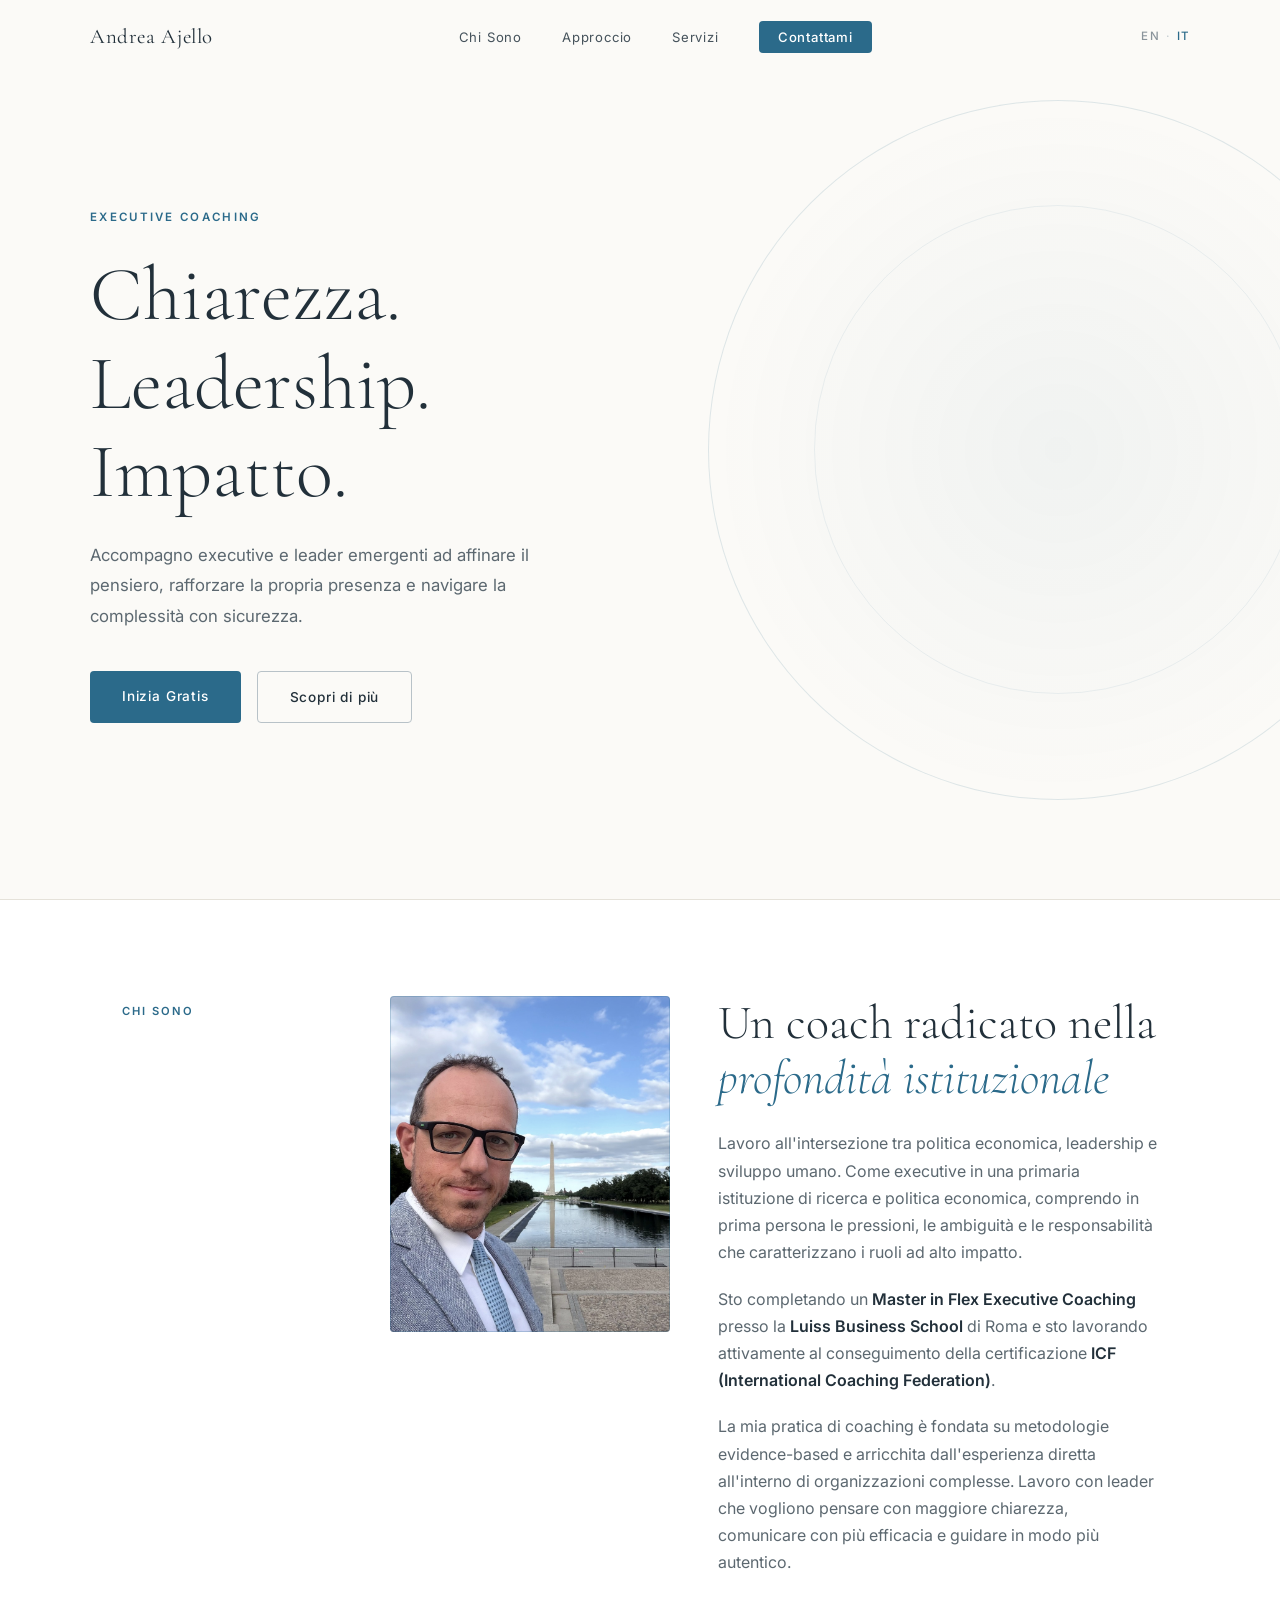
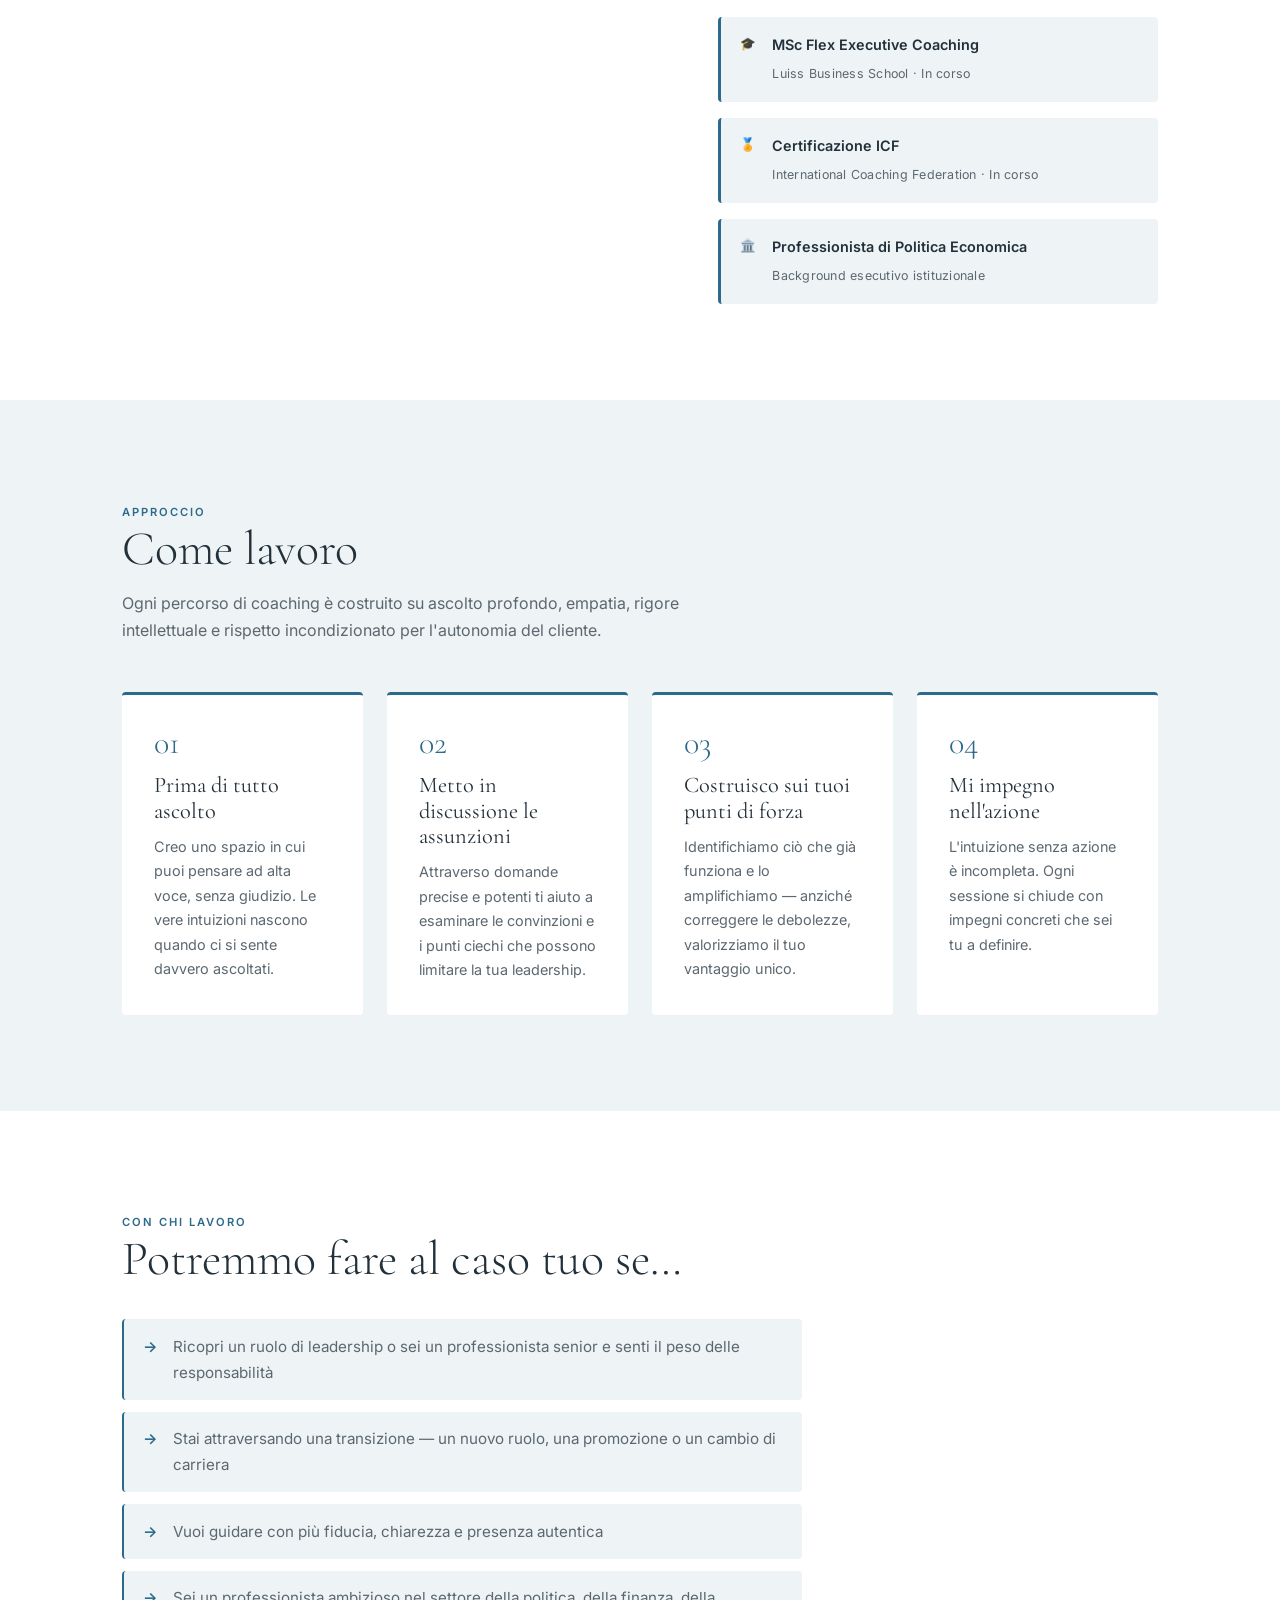
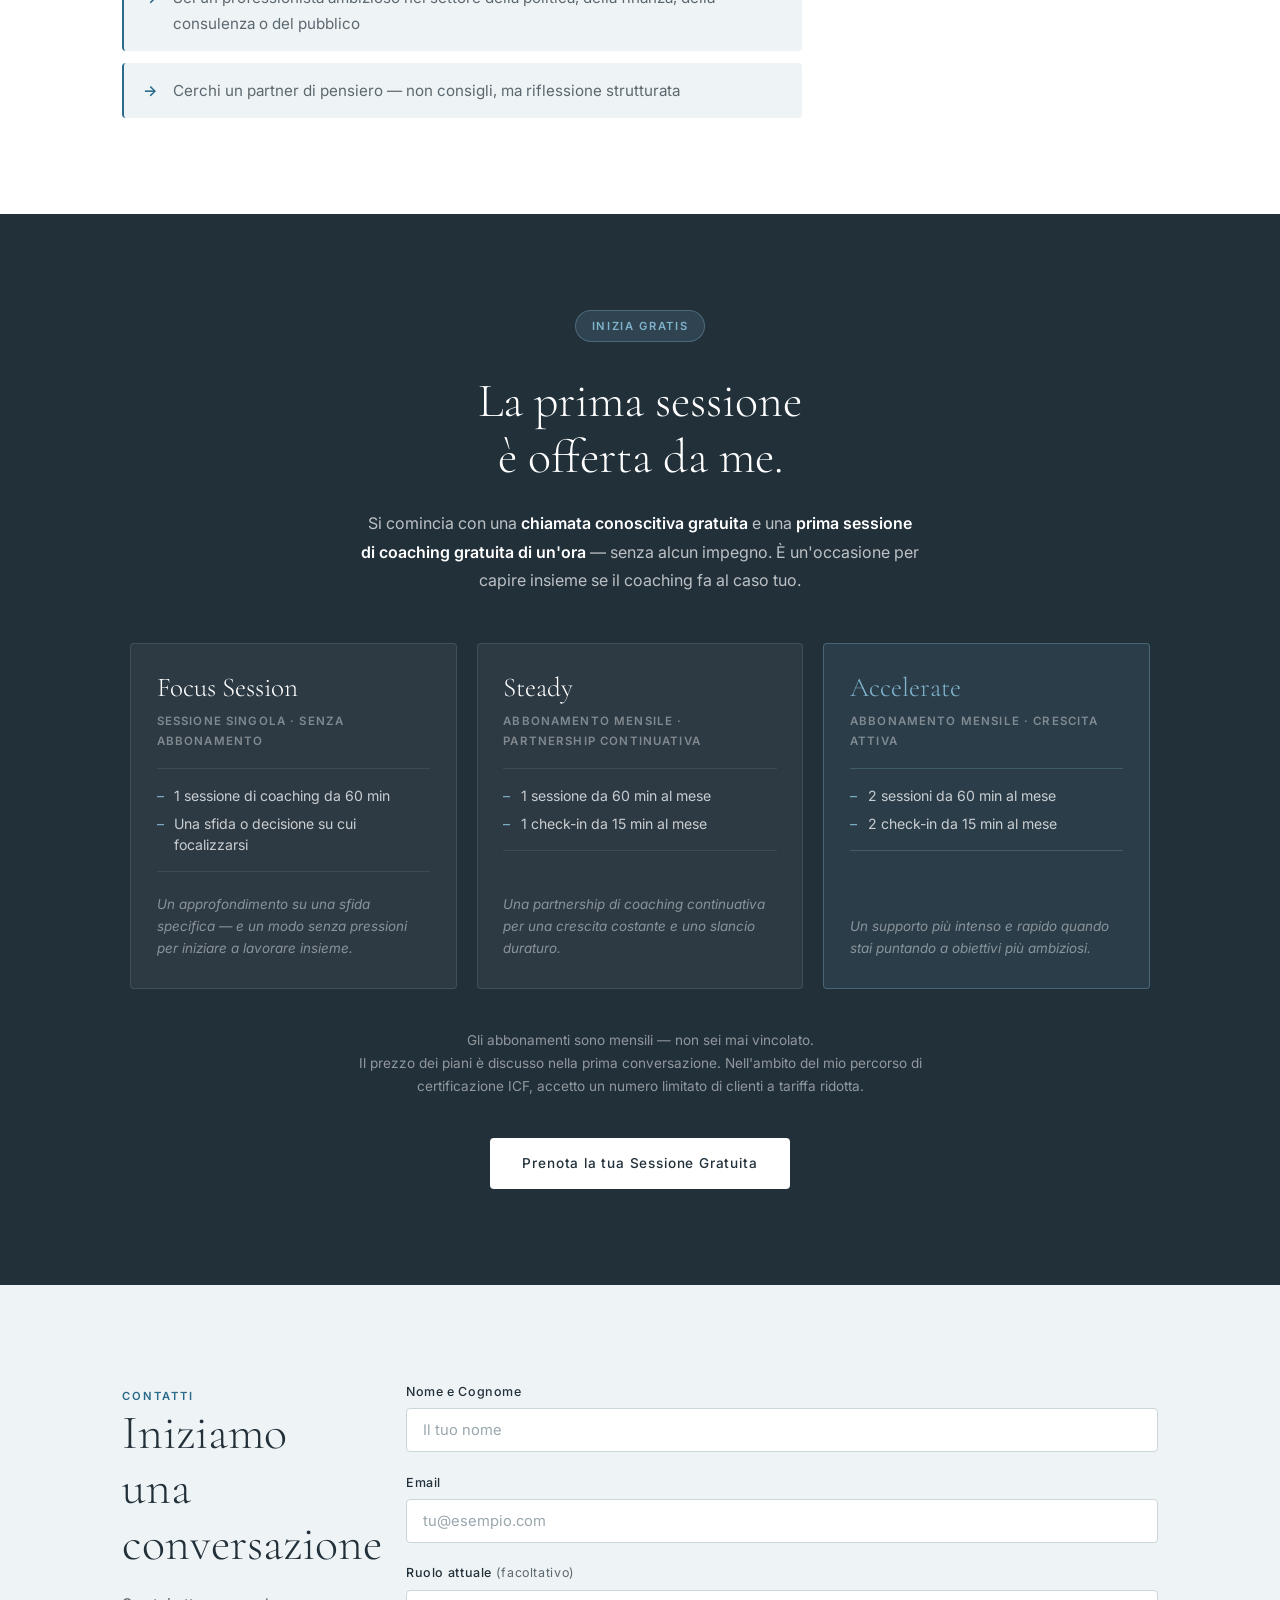
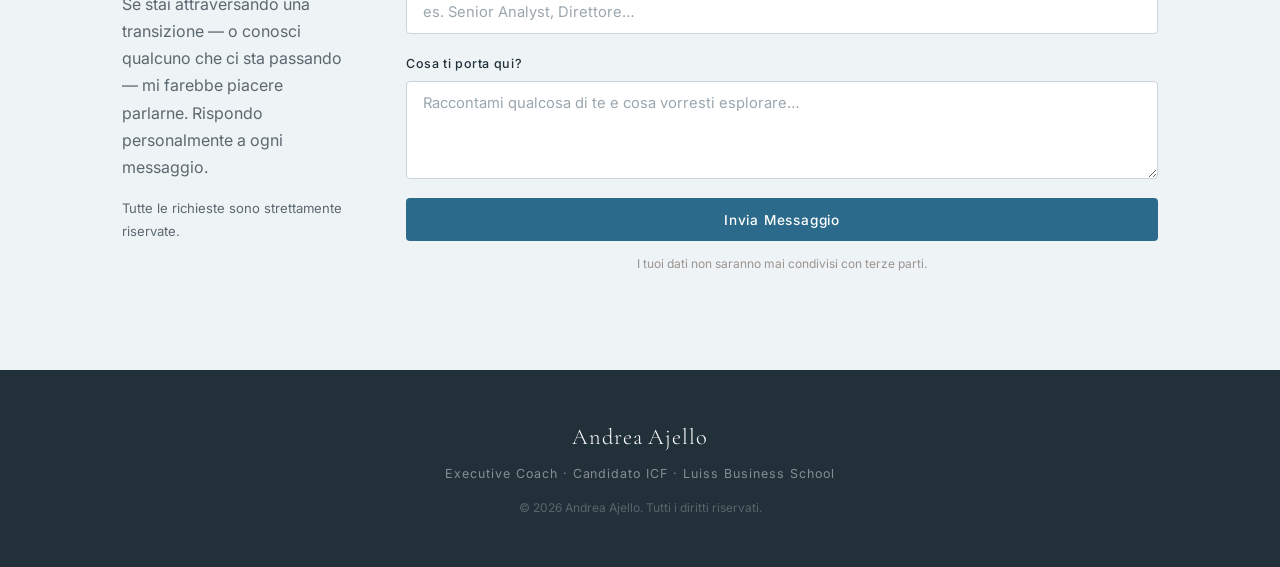
<file: coaching/index-it.html>
<!DOCTYPE html>
<html lang="it">
<head>
  <meta charset="UTF-8" />
  <meta name="viewport" content="width=device-width, initial-scale=1.0" />
  <title>Andrea Ajello | Executive Coach</title>
  <meta name="description" content="Andrea Ajello — Executive coach che aiuta i leader a ritrovare chiarezza, rafforzare la propria presenza e raggiungere performance sostenibili." />
  <link rel="preconnect" href="https://fonts.googleapis.com" />
  <link rel="preconnect" href="https://fonts.gstatic.com" crossorigin />
  <link href="https://fonts.googleapis.com/css2?family=Cormorant+Garamond:ital,wght@0,300;0,400;0,600;1,300;1,400&family=Inter:wght@300;400;500;600&display=swap" rel="stylesheet" />
  <link rel="stylesheet" href="styles.css?v=2" />
</head>
<body>

  <!-- ─── Navigation ─── -->
  <nav id="navbar">
    <div class="nav-inner">
      <a href="#hero" class="logo">Andrea Ajello</a>
      <button class="hamburger" id="hamburger" aria-label="Apri menu">
        <span></span><span></span><span></span>
      </button>
      <ul class="nav-links" id="nav-links">
        <li><a href="#about">Chi Sono</a></li>
        <li><a href="#approach">Approccio</a></li>
        <li><a href="#offer">Servizi</a></li>
        <li><a href="#contact" class="nav-cta">Contattami</a></li>
      </ul>
      <div class="lang-switch">
        <a href="index.html">EN</a>
        <span class="lang-sep">·</span>
        <span class="lang-active">IT</span>
      </div>
    </div>
  </nav>

  <!-- ─── Hero ─── -->
  <section id="hero">
    <div class="hero-content">
      <p class="hero-eyebrow">Executive Coaching</p>
      <h1>Chiarezza.<br />Leadership.<br />Impatto.</h1>
      <p class="hero-sub">
        Accompagno executive e leader emergenti ad affinare il pensiero,
        rafforzare la propria presenza e navigare la complessità con sicurezza.
      </p>
      <div class="hero-actions">
        <a href="#offer" class="btn btn-primary">Inizia Gratis</a>
        <a href="#about" class="btn btn-ghost">Scopri di più</a>
      </div>
    </div>
    <div class="hero-visual" aria-hidden="true">
      <div class="accent-circle"></div>
    </div>
  </section>

  <!-- ─── About ─── -->
  <section id="about">
    <div class="container about-grid">
      <div class="section-label">Chi Sono</div>
      <div class="about-photo">
        <img src="andreaajello.jpg?v=2" alt="Andrea Ajello" class="portrait" />
      </div>
      <div class="about-text">
        <h2>Un coach radicato nella<br /><em>profondità istituzionale</em></h2>
        <p>
          Lavoro all'intersezione tra politica economica, leadership e sviluppo umano.
          Come executive in una primaria istituzione di ricerca e politica economica,
          comprendo in prima persona le pressioni, le ambiguità e le responsabilità
          che caratterizzano i ruoli ad alto impatto.
        </p>
        <p>
          Sto completando un <strong>Master in Flex Executive Coaching</strong>
          presso la <strong>Luiss Business School</strong> di Roma e sto lavorando attivamente
          al conseguimento della certificazione
          <strong>ICF (International Coaching Federation)</strong>.
        </p>
        <p>
          La mia pratica di coaching è fondata su metodologie evidence-based
          e arricchita dall'esperienza diretta all'interno di organizzazioni complesse.
          Lavoro con leader che vogliono pensare con maggiore chiarezza,
          comunicare con più efficacia e guidare in modo più autentico.
        </p>
        <div class="credentials">
          <div class="credential-item">
            <span class="credential-icon">🎓</span>
            <div>
              <strong>MSc Flex Executive Coaching</strong>
              <span>Luiss Business School · In corso</span>
            </div>
          </div>
          <div class="credential-item">
            <span class="credential-icon">🏅</span>
            <div>
              <strong>Certificazione ICF</strong>
              <span>International Coaching Federation · In corso</span>
            </div>
          </div>
          <div class="credential-item">
            <span class="credential-icon">🏛️</span>
            <div>
              <strong>Professionista di Politica Economica</strong>
              <span>Background esecutivo istituzionale</span>
            </div>
          </div>
        </div>
      </div>
    </div>
  </section>

  <!-- ─── Approach ─── -->
  <section id="approach">
    <div class="container">
      <div class="section-label">Approccio</div>
      <h2>Come lavoro</h2>
      <p class="section-intro">
        Ogni percorso di coaching è costruito su ascolto profondo, empatia,
        rigore intellettuale e rispetto incondizionato per l'autonomia del cliente.
      </p>
      <div class="cards">
        <div class="card">
          <div class="card-number">01</div>
          <h3>Prima di tutto ascolto</h3>
          <p>
            Creo uno spazio in cui puoi pensare ad alta voce, senza giudizio.
            Le vere intuizioni nascono quando ci si sente davvero ascoltati.
          </p>
        </div>
        <div class="card">
          <div class="card-number">02</div>
          <h3>Metto in discussione le assunzioni</h3>
          <p>
            Attraverso domande precise e potenti ti aiuto a esaminare
            le convinzioni e i punti ciechi che possono limitare la tua leadership.
          </p>
        </div>
        <div class="card">
          <div class="card-number">03</div>
          <h3>Costruisco sui tuoi punti di forza</h3>
          <p>
            Identifichiamo ciò che già funziona e lo amplifichiamo —
            anziché correggere le debolezze, valorizziamo il tuo vantaggio unico.
          </p>
        </div>
        <div class="card">
          <div class="card-number">04</div>
          <h3>Mi impegno nell'azione</h3>
          <p>
            L'intuizione senza azione è incompleta. Ogni sessione si chiude
            con impegni concreti che sei tu a definire.
          </p>
        </div>
      </div>
    </div>
  </section>

  <!-- ─── Who I Work With ─── -->
  <section id="who">
    <div class="container">
      <div class="section-label">Con Chi Lavoro</div>
      <h2>Potremmo fare al caso tuo se…</h2>
      <ul class="fit-list">
        <li>Ricopri un ruolo di leadership o sei un professionista senior e senti il peso delle responsabilità</li>
        <li>Stai attraversando una transizione — un nuovo ruolo, una promozione o un cambio di carriera</li>
        <li>Vuoi guidare con più fiducia, chiarezza e presenza autentica</li>
        <li>Sei un professionista ambizioso nel settore della politica, della finanza, della consulenza o del pubblico</li>
        <li>Cerchi un partner di pensiero — non consigli, ma riflessione strutturata</li>
      </ul>
    </div>
  </section>

  <!-- ─── Servizi & Offerta ─── -->
  <section id="offer">
    <div class="offer-inner">
      <div class="offer-badge">Inizia Gratis</div>
      <h2>La prima sessione<br />è offerta da me.</h2>
      <p class="offer-desc">
        Si comincia con una <strong>chiamata conoscitiva gratuita</strong> e una
        <strong>prima sessione di coaching gratuita di un'ora</strong> — senza alcun impegno.
        È un'occasione per capire insieme se il coaching fa al caso tuo.
      </p>

      <div class="tier-cards">

        <div class="tier-card">
          <div class="tier-name">Focus Session</div>
          <p class="tier-tagline">Sessione singola · Senza abbonamento</p>
          <ul class="tier-includes">
            <li>1 sessione di coaching da 60 min</li>
            <li>Una sfida o decisione su cui focalizzarsi</li>
          </ul>
          <p class="tier-for">Un approfondimento su una sfida specifica — e un modo senza pressioni per iniziare a lavorare insieme.</p>
        </div>

        <div class="tier-card">
          <div class="tier-name">Steady</div>
          <p class="tier-tagline">Abbonamento mensile · Partnership continuativa</p>
          <ul class="tier-includes">
            <li>1 sessione da 60 min al mese</li>
            <li>1 check-in da 15 min al mese</li>
          </ul>
          <p class="tier-for">Una partnership di coaching continuativa per una crescita costante e uno slancio duraturo.</p>
        </div>

        <div class="tier-card tier-accent">
          <div class="tier-name">Accelerate</div>
          <p class="tier-tagline">Abbonamento mensile · Crescita attiva</p>
          <ul class="tier-includes">
            <li>2 sessioni da 60 min al mese</li>
            <li>2 check-in da 15 min al mese</li>
          </ul>
          <p class="tier-for">Un supporto più intenso e rapido quando stai puntando a obiettivi più ambiziosi.</p>
        </div>

      </div>

      <p class="offer-note">
        Gli abbonamenti sono mensili — non sei mai vincolato.<br />
        Il prezzo dei piani è discusso nella prima conversazione.
        Nell'ambito del mio percorso di certificazione ICF, accetto un numero limitato
        di clienti a tariffa ridotta.
      </p>
      <a href="#contact" class="btn btn-light">Prenota la tua Sessione Gratuita</a>
    </div>
  </section>

  <!-- ─── Contact ─── -->
  <section id="contact">
    <div class="container two-col contact-grid">
      <div class="contact-left">
        <div class="section-label">Contatti</div>
        <h2>Iniziamo<br />una conversazione</h2>
        <p>
          Se stai attraversando una transizione — o conosci qualcuno che ci sta passando —
          mi farebbe piacere parlarne. Rispondo personalmente a ogni messaggio.
        </p>
        <p class="contact-note">
          Tutte le richieste sono strettamente riservate.
        </p>
      </div>
      <div class="contact-right">
        <form id="contact-form" novalidate>
          <div class="form-group">
            <label for="name">Nome e Cognome</label>
            <input type="text" id="name" name="name" placeholder="Il tuo nome" required />
          </div>
          <div class="form-group">
            <label for="email">Email</label>
            <input type="email" id="email" name="email" placeholder="tu@esempio.com" required />
          </div>
          <div class="form-group">
            <label for="role">Ruolo attuale <span class="optional">(facoltativo)</span></label>
            <input type="text" id="role" name="role" placeholder="es. Senior Analyst, Direttore…" />
          </div>
          <div class="form-group">
            <label for="message">Cosa ti porta qui?</label>
            <textarea id="message" name="message" rows="4" placeholder="Raccontami qualcosa di te e cosa vorresti esplorare…" required></textarea>
          </div>
          <button type="submit" class="btn btn-primary btn-full">Invia Messaggio</button>
          <p class="form-legal">
            I tuoi dati non saranno mai condivisi con terze parti.
          </p>
        </form>
        <div id="form-success" class="form-success hidden">
          <span class="success-icon">✓</span>
          <p>Grazie — ti risponderò a breve.</p>
        </div>
      </div>
    </div>
  </section>

  <!-- ─── Footer ─── -->
  <footer>
    <div class="footer-inner">
      <p class="footer-name">Andrea Ajello</p>
      <p class="footer-tagline">Executive Coach · Candidato ICF · Luiss Business School</p>
      <p class="footer-copy">© <span id="year"></span> Andrea Ajello. Tutti i diritti riservati.</p>
    </div>
  </footer>

  <script src="main.js"></script>
</body>
</html>
</file>
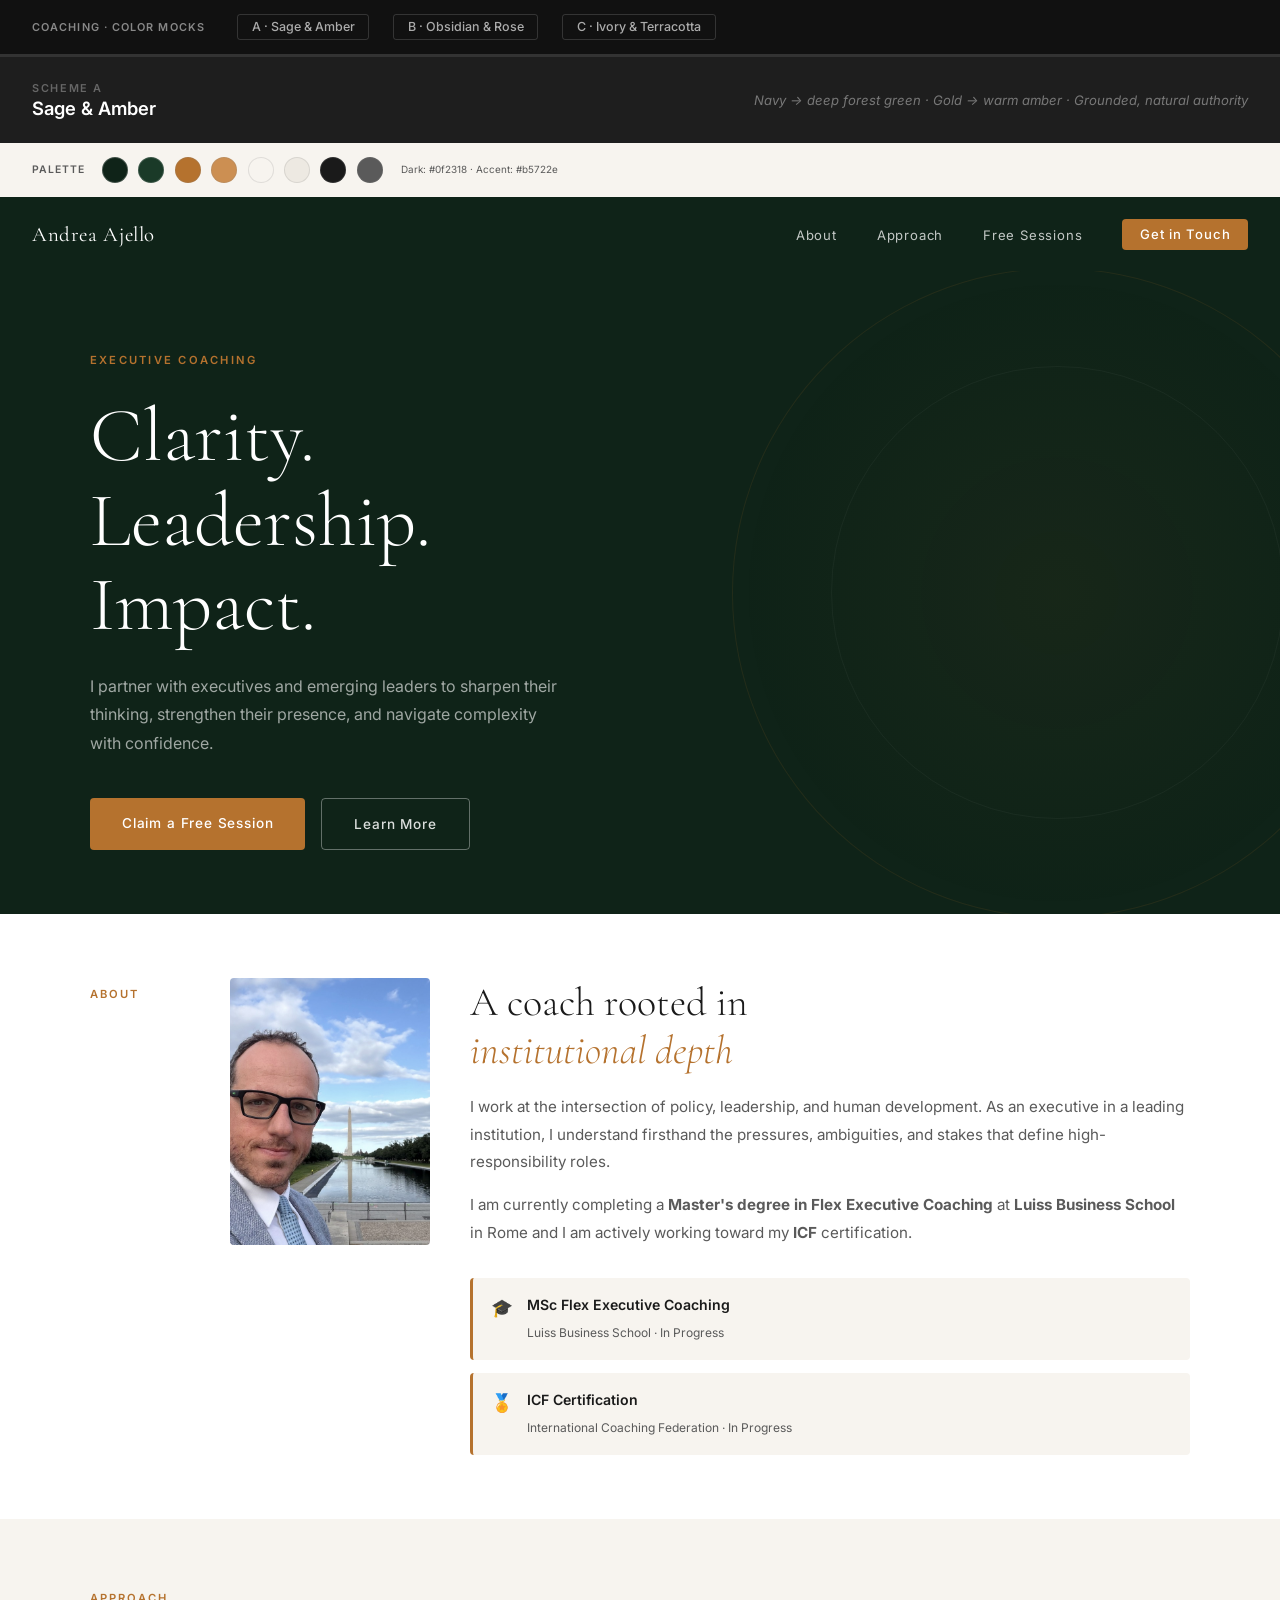
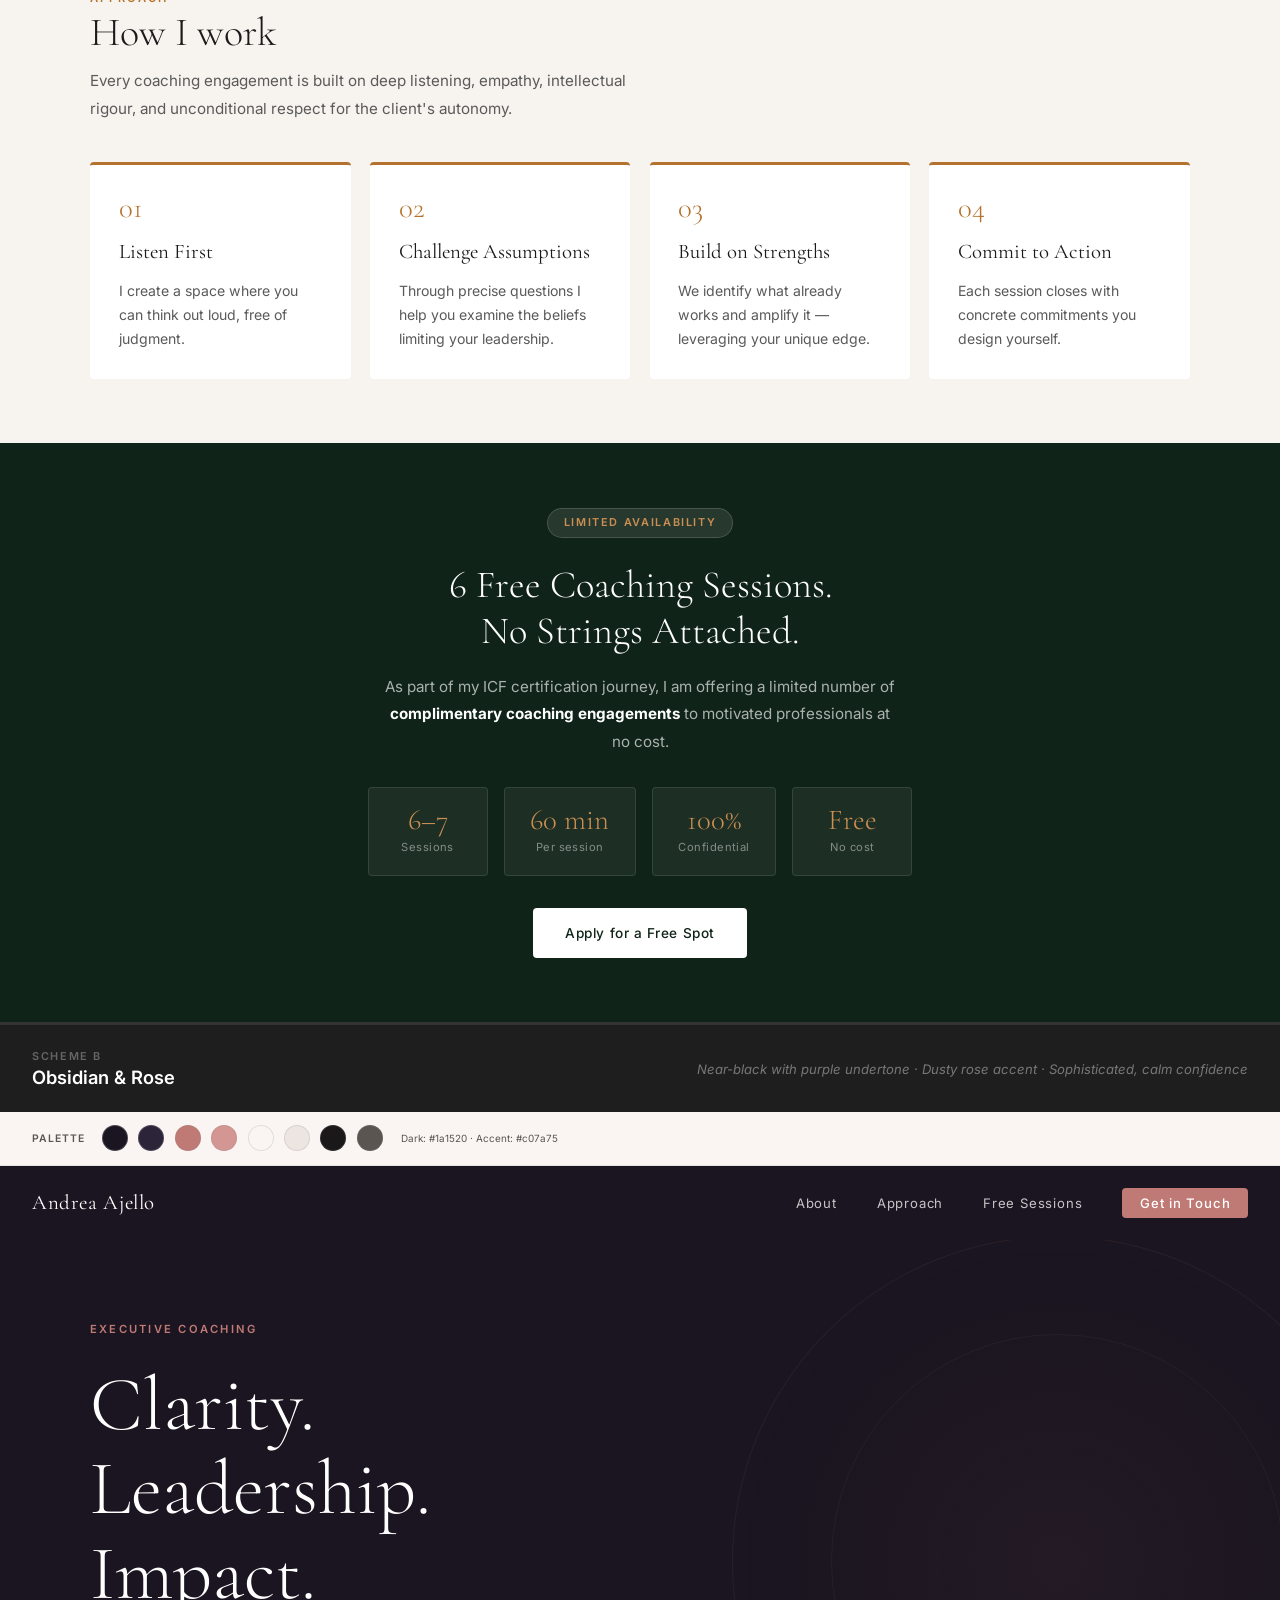
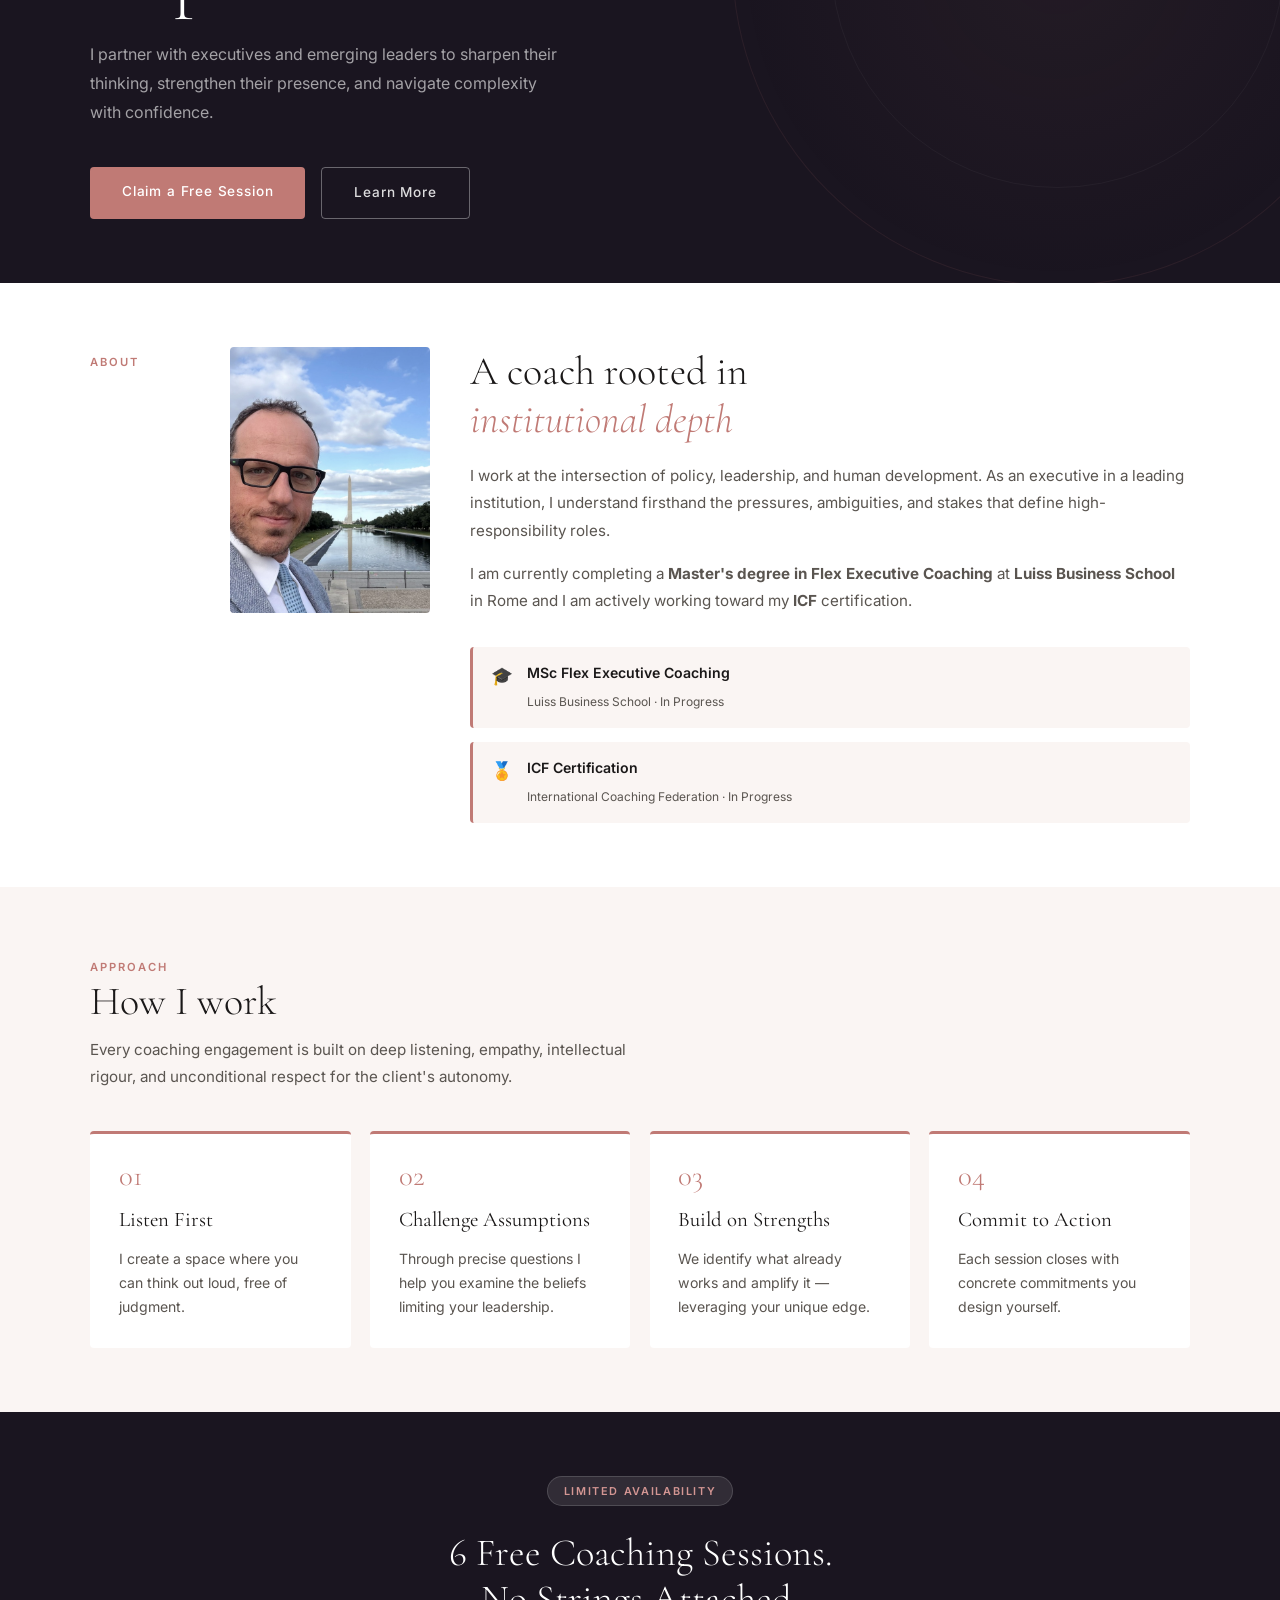
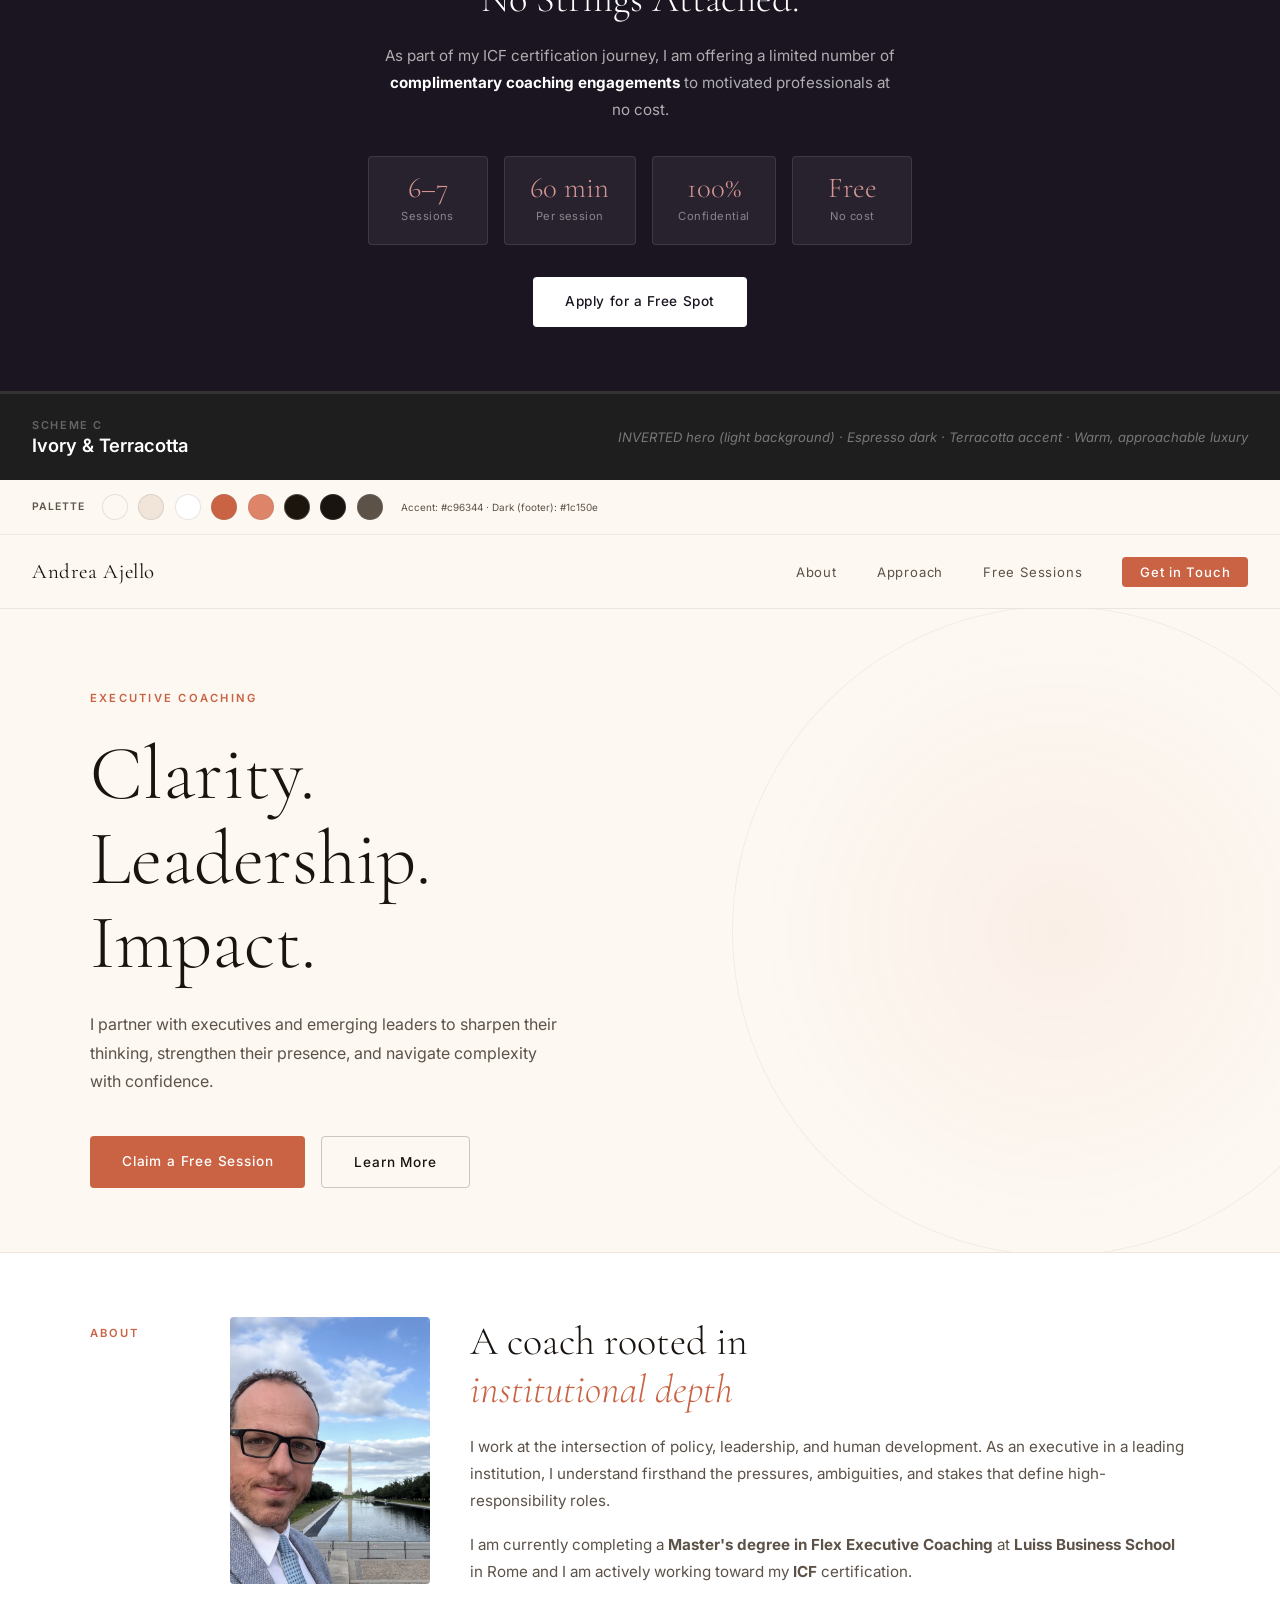
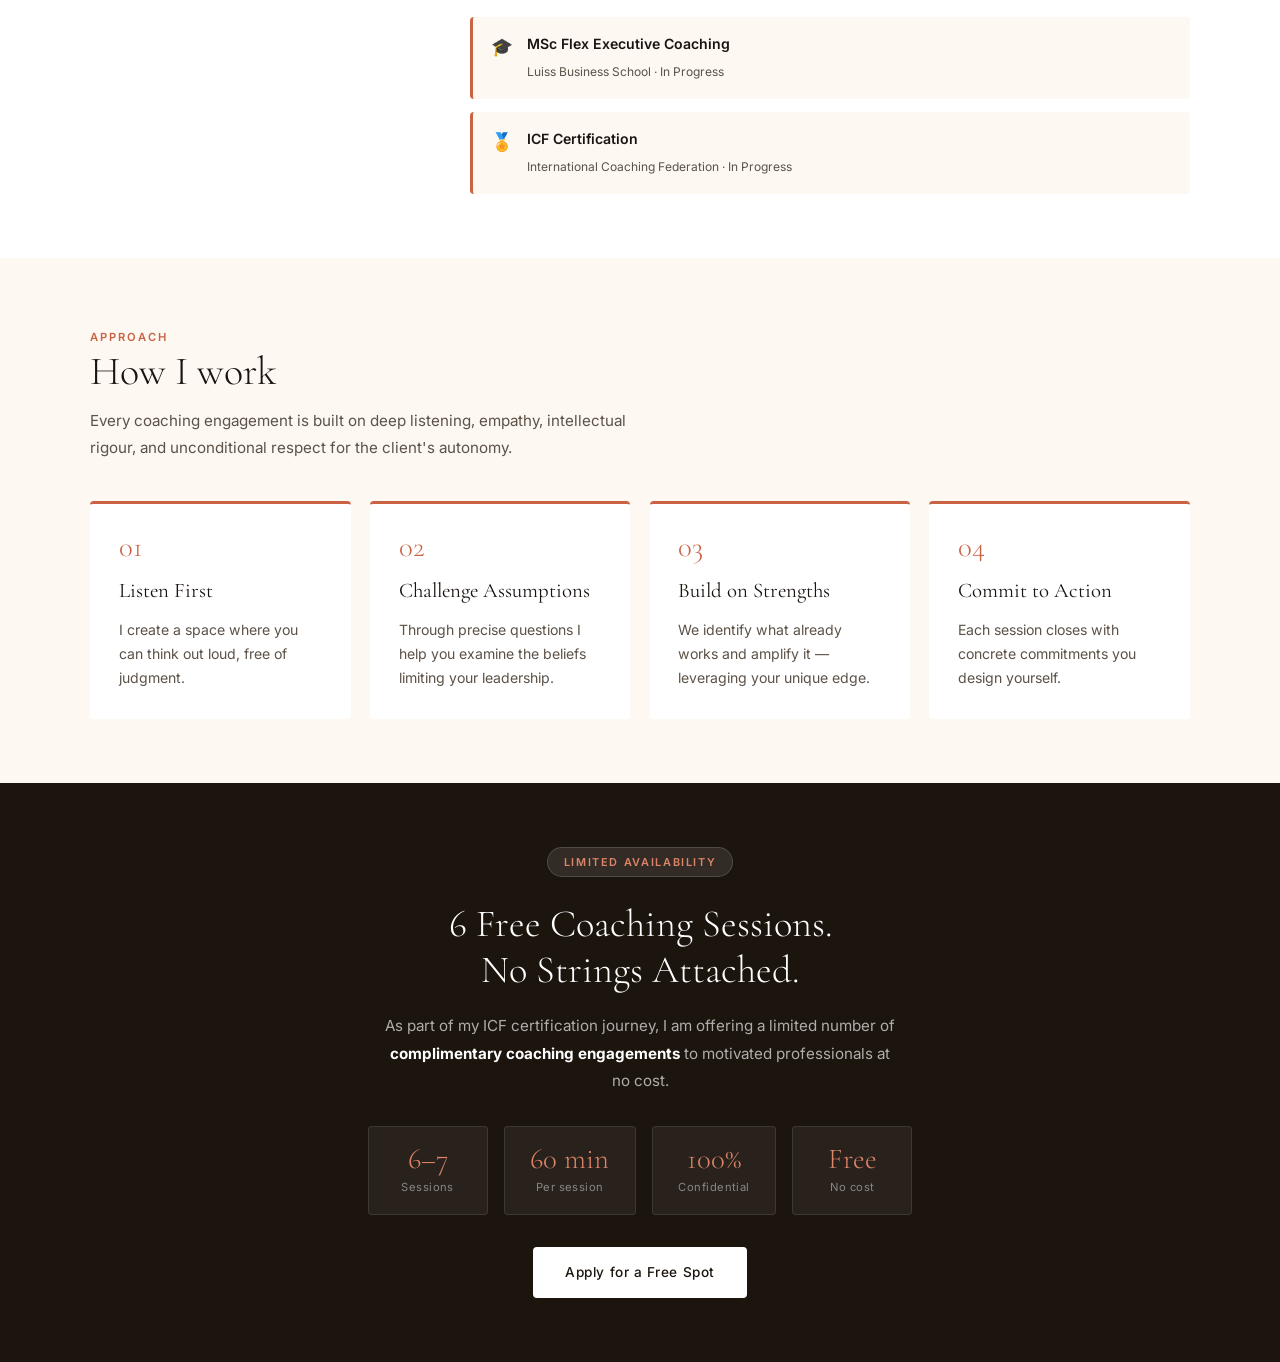
<file: mocks/coaching-mocks.html>
<!DOCTYPE html>
<html lang="en">
<head>
  <meta charset="UTF-8" />
  <meta name="viewport" content="width=device-width, initial-scale=1.0" />
  <title>Coaching — Color Scheme Explorations</title>
  <link rel="preconnect" href="https://fonts.googleapis.com" />
  <link rel="preconnect" href="https://fonts.gstatic.com" crossorigin />
  <link href="https://fonts.googleapis.com/css2?family=Cormorant+Garamond:ital,wght@0,300;0,400;0,600;1,300;1,400&family=Inter:wght@300;400;500;600&display=swap" rel="stylesheet" />
  <style>
    *, *::before, *::after { box-sizing: border-box; margin: 0; padding: 0; }

    /* ─── SCHEME CSS VARIABLES ─── */

    /* Scheme A: Sage & Amber — forest green replaces navy, amber replaces gold */
    .scheme-a {
      --dark:       #0f2318;
      --dark-mid:   #1a3a28;
      --accent:     #b5722e;
      --accent-lt:  #cc8f52;
      --cream:      #f7f4ef;
      --cream-dk:   #ede9e2;
      --text:       #1a1a1a;
      --text-muted: #5a5a5a;
      --white:      #ffffff;
    }

    /* Scheme B: Obsidian & Rose — near-black + dusty rose */
    .scheme-b {
      --dark:       #1a1520;
      --dark-mid:   #2c2438;
      --accent:     #c07a75;
      --accent-lt:  #d49693;
      --cream:      #faf5f3;
      --cream-dk:   #ede5e2;
      --text:       #1a1818;
      --text-muted: #5a5550;
      --white:      #ffffff;
    }

    /* Scheme C: Ivory & Terracotta — LIGHT hero, espresso + terracotta */
    .scheme-c {
      --dark:       #1c150e;
      --dark-mid:   #2e2216;
      --accent:     #c96344;
      --accent-lt:  #de8468;
      --cream:      #fdf8f2;
      --cream-dk:   #f0e5d8;
      --text:       #1a1410;
      --text-muted: #5c5248;
      --white:      #ffffff;
    }

    /* ─── META NAVIGATION ─── */
    .meta-nav {
      position: sticky;
      top: 0;
      z-index: 200;
      background: #111;
      padding: 0.85rem 2rem;
      display: flex;
      align-items: center;
      gap: 1.5rem;
      font-family: 'Inter', sans-serif;
      font-size: 0.78rem;
    }
    .meta-nav-title {
      color: #888;
      font-weight: 600;
      letter-spacing: 0.1em;
      text-transform: uppercase;
      font-size: 0.68rem;
      margin-right: 0.5rem;
    }
    .meta-nav a {
      color: rgba(255,255,255,0.65);
      text-decoration: none;
      padding: 0.3rem 0.85rem;
      border: 1px solid rgba(255,255,255,0.15);
      border-radius: 3px;
      font-weight: 500;
      transition: all 0.15s;
    }
    .meta-nav a:hover { color: #fff; border-color: rgba(255,255,255,0.4); }

    /* ─── SCHEME DIVIDER ─── */
    .scheme-divider {
      background: #1e1e1e;
      padding: 1.5rem 2rem;
      display: flex;
      align-items: center;
      gap: 2rem;
      font-family: 'Inter', sans-serif;
      border-top: 3px solid #333;
    }
    .sd-label {
      font-size: 0.68rem;
      font-weight: 600;
      letter-spacing: 0.15em;
      text-transform: uppercase;
      color: #666;
    }
    .sd-name {
      font-size: 1.15rem;
      font-weight: 600;
      color: #fff;
      margin-top: 0.15rem;
    }
    .sd-desc {
      font-size: 0.82rem;
      color: rgba(255,255,255,0.4);
      font-style: italic;
      margin-left: auto;
    }

    /* ─── PALETTE STRIP ─── */
    .palette-strip {
      padding: 0.85rem 2rem;
      display: flex;
      align-items: center;
      gap: 0.65rem;
      font-family: 'Inter', sans-serif;
    }
    .scheme-a .palette-strip { background: var(--cream); border-bottom: 1px solid rgba(255,255,255,0.06); }
    .scheme-b .palette-strip { background: var(--cream); border-bottom: 1px solid rgba(0,0,0,0.08); }
    .scheme-c .palette-strip { background: var(--cream); border-bottom: 1px solid rgba(0,0,0,0.06); }
    .ps-label {
      font-size: 0.65rem;
      font-weight: 600;
      letter-spacing: 0.1em;
      text-transform: uppercase;
      color: var(--text-muted);
      margin-right: 0.4rem;
    }
    .swatch {
      width: 26px;
      height: 26px;
      border-radius: 50%;
      border: 1.5px solid rgba(128,128,128,0.2);
      flex-shrink: 0;
    }
    .swatch-label {
      font-size: 0.62rem;
      color: var(--text-muted);
      font-family: 'Inter', sans-serif;
      margin-left: 0.5rem;
    }

    /* ─── SHARED COMPONENT STYLES ─── */
    .mock-wrap {
      font-family: 'Inter', system-ui, sans-serif;
      background: var(--white);
      color: var(--text);
      line-height: 1.7;
      -webkit-font-smoothing: antialiased;
    }

    /* ── Navbar (dark) ── */
    .mock-navbar {
      padding: 1.2rem 2rem;
      display: flex;
      align-items: center;
      justify-content: space-between;
      background: var(--dark);
    }
    .mock-logo {
      font-family: 'Cormorant Garamond', Georgia, serif;
      font-size: 1.3rem;
      font-weight: 400;
      color: #fff;
      text-decoration: none;
      letter-spacing: 0.03em;
    }
    .mock-nav-links {
      display: flex;
      gap: 2.5rem;
      list-style: none;
    }
    .mock-nav-links a {
      font-size: 0.82rem;
      font-weight: 400;
      letter-spacing: 0.06em;
      color: rgba(255,255,255,0.75);
      text-decoration: none;
    }
    .mock-nav-cta {
      background: var(--accent) !important;
      color: #fff !important;
      padding: 0.45rem 1.1rem;
      border-radius: 4px;
      font-weight: 500 !important;
    }

    /* ── Navbar (light, Scheme C only) ── */
    .mock-navbar-light {
      padding: 1.2rem 2rem;
      display: flex;
      align-items: center;
      justify-content: space-between;
      background: var(--cream);
      border-bottom: 1px solid rgba(0,0,0,0.08);
    }
    .mock-navbar-light .mock-logo {
      color: var(--text);
    }
    .mock-navbar-light .mock-nav-links a {
      color: var(--text-muted);
    }
    .mock-navbar-light .mock-nav-cta {
      background: var(--accent) !important;
      color: #fff !important;
    }

    /* ── Hero (dark variant, Schemes A & B) ── */
    .mock-hero-dark {
      background: var(--dark);
      min-height: 70vh;
      display: flex;
      align-items: center;
      position: relative;
      overflow: hidden;
      padding: 5rem 2rem 4rem;
    }
    .mock-hero-dark-inner {
      max-width: 1100px;
      margin: 0 auto;
      position: relative;
      z-index: 2;
      width: 100%;
    }
    .mock-eyebrow {
      font-family: 'Inter', sans-serif;
      font-size: 0.7rem;
      font-weight: 600;
      letter-spacing: 0.2em;
      text-transform: uppercase;
      color: var(--accent);
      margin-bottom: 1.5rem;
    }
    .mock-hero-h1 {
      font-family: 'Cormorant Garamond', Georgia, serif;
      font-size: clamp(3rem, 6vw, 5rem);
      font-weight: 300;
      color: #fff;
      line-height: 1.1;
      margin-bottom: 1.5rem;
    }
    .mock-hero-sub {
      font-size: 1rem;
      color: rgba(255,255,255,0.6);
      max-width: 480px;
      margin-bottom: 2.5rem;
      line-height: 1.8;
    }
    .mock-hero-actions {
      display: flex;
      gap: 1rem;
    }
    .mock-btn-primary {
      display: inline-block;
      padding: 0.85rem 2rem;
      background: var(--accent);
      color: #fff;
      border-radius: 4px;
      font-family: 'Inter', sans-serif;
      font-size: 0.85rem;
      font-weight: 500;
      letter-spacing: 0.06em;
      text-decoration: none;
    }
    .mock-btn-ghost {
      display: inline-block;
      padding: 0.85rem 2rem;
      background: transparent;
      color: rgba(255,255,255,0.85);
      border: 1px solid rgba(255,255,255,0.35);
      border-radius: 4px;
      font-family: 'Inter', sans-serif;
      font-size: 0.85rem;
      font-weight: 500;
      letter-spacing: 0.06em;
      text-decoration: none;
    }
    /* Decorative circle */
    .mock-accent-circle {
      position: absolute;
      right: -8vw;
      top: 50%;
      transform: translateY(-50%);
      width: 55vw;
      max-width: 650px;
      aspect-ratio: 1;
      border-radius: 50%;
      border: 1px solid rgba(255,255,255,0.07);
      background: radial-gradient(circle at center, rgba(255,255,255,0.04) 0%, transparent 65%);
      pointer-events: none;
    }
    .mock-accent-circle::before {
      content: '';
      position: absolute;
      inset: 15%;
      border-radius: 50%;
      border: 1px solid rgba(255,255,255,0.04);
    }

    /* ── Hero (light variant, Scheme C) ── */
    .mock-hero-light {
      background: var(--cream);
      min-height: 70vh;
      display: flex;
      align-items: center;
      position: relative;
      overflow: hidden;
      padding: 5rem 2rem 4rem;
      border-bottom: 1px solid var(--cream-dk);
    }
    .mock-hero-light .mock-eyebrow {
      color: var(--accent);
    }
    .mock-hero-light .mock-hero-h1 {
      color: var(--text);
    }
    .mock-hero-light .mock-hero-sub {
      color: var(--text-muted);
    }
    .mock-btn-primary-dark {
      display: inline-block;
      padding: 0.85rem 2rem;
      background: var(--dark);
      color: #fff;
      border-radius: 4px;
      font-family: 'Inter', sans-serif;
      font-size: 0.85rem;
      font-weight: 500;
      letter-spacing: 0.06em;
      text-decoration: none;
    }
    .mock-btn-accent {
      display: inline-block;
      padding: 0.85rem 2rem;
      background: var(--accent);
      color: #fff;
      border-radius: 4px;
      font-family: 'Inter', sans-serif;
      font-size: 0.85rem;
      font-weight: 500;
      letter-spacing: 0.06em;
      text-decoration: none;
    }
    .mock-accent-circle-light {
      position: absolute;
      right: -8vw;
      top: 50%;
      transform: translateY(-50%);
      width: 55vw;
      max-width: 650px;
      aspect-ratio: 1;
      border-radius: 50%;
      border: 1px solid rgba(0,0,0,0.05);
      background: radial-gradient(circle at center, rgba(201,99,68,0.06) 0%, transparent 65%);
      pointer-events: none;
    }

    /* ── About section ── */
    .mock-about {
      background: var(--white);
      padding: 4rem 2rem;
    }
    .mock-about-grid {
      max-width: 1100px;
      margin: 0 auto;
      display: grid;
      grid-template-columns: 100px 200px 1fr;
      gap: 2.5rem;
      align-items: start;
    }
    .mock-section-label {
      font-family: 'Inter', sans-serif;
      font-size: 0.7rem;
      font-weight: 600;
      letter-spacing: 0.18em;
      text-transform: uppercase;
      color: var(--accent);
      padding-top: 0.4rem;
    }
    .mock-portrait {
      width: 100%;
      aspect-ratio: 3 / 4;
      object-fit: cover;
      object-position: top center;
      border-radius: 4px;
      display: block;
      filter: grayscale(15%);
    }
    .mock-about-h2 {
      font-family: 'Cormorant Garamond', Georgia, serif;
      font-size: clamp(1.8rem, 3.5vw, 2.5rem);
      font-weight: 300;
      color: var(--text);
      line-height: 1.2;
      margin-bottom: 1.2rem;
    }
    .mock-about-h2 em {
      font-style: italic;
      color: var(--accent);
    }
    .mock-about-p {
      font-size: 0.95rem;
      color: var(--text-muted);
      margin-bottom: 1rem;
      line-height: 1.8;
    }
    .mock-credentials {
      margin-top: 2rem;
      display: flex;
      flex-direction: column;
      gap: 0.85rem;
    }
    .mock-credential {
      display: flex;
      align-items: flex-start;
      gap: 0.9rem;
      padding: 0.9rem 1.1rem;
      background: var(--cream);
      border-radius: 4px;
      border-left: 3px solid var(--accent);
    }
    .mock-cred-icon { font-size: 1.1rem; flex-shrink: 0; }
    .mock-cred-title {
      display: block;
      font-size: 0.88rem;
      font-weight: 600;
      color: var(--text);
      margin-bottom: 0.1rem;
    }
    .mock-cred-sub {
      font-size: 0.75rem;
      color: var(--text-muted);
    }

    /* ── Approach cards section ── */
    .mock-approach {
      background: var(--cream);
      padding: 4rem 2rem;
    }
    .mock-approach-inner {
      max-width: 1100px;
      margin: 0 auto;
    }
    .mock-approach-h2 {
      font-family: 'Cormorant Garamond', Georgia, serif;
      font-size: clamp(1.8rem, 3.5vw, 2.5rem);
      font-weight: 300;
      color: var(--text);
      margin-bottom: 0.7rem;
      line-height: 1.2;
    }
    .mock-approach-intro {
      font-size: 0.95rem;
      color: var(--text-muted);
      max-width: 540px;
      margin-bottom: 2.5rem;
      line-height: 1.8;
    }
    .mock-cards {
      display: grid;
      grid-template-columns: repeat(4, 1fr);
      gap: 1.2rem;
    }
    .mock-card {
      background: var(--white);
      border-radius: 4px;
      padding: 1.8rem;
      border-top: 3px solid var(--accent);
    }
    .mock-card-num {
      font-family: 'Cormorant Garamond', Georgia, serif;
      font-size: 1.8rem;
      font-weight: 300;
      color: var(--accent);
      margin-bottom: 0.7rem;
      line-height: 1;
    }
    .mock-card-h3 {
      font-family: 'Cormorant Garamond', Georgia, serif;
      font-size: 1.3rem;
      font-weight: 400;
      color: var(--text);
      margin-bottom: 0.6rem;
    }
    .mock-card-p {
      font-size: 0.88rem;
      color: var(--text-muted);
      line-height: 1.7;
    }

    /* ── Offer section ── */
    .mock-offer {
      background: var(--dark);
      padding: 4rem 2rem;
      text-align: center;
    }
    .mock-offer-inner { max-width: 800px; margin: 0 auto; }
    .mock-offer-badge {
      display: inline-block;
      background: rgba(255,255,255,0.1);
      color: var(--accent-lt);
      border: 1px solid rgba(255,255,255,0.15);
      font-size: 0.68rem;
      font-weight: 600;
      letter-spacing: 0.15em;
      text-transform: uppercase;
      padding: 0.3rem 1rem;
      border-radius: 100px;
      margin-bottom: 1.5rem;
    }
    .mock-offer-h2 {
      font-family: 'Cormorant Garamond', Georgia, serif;
      font-size: clamp(1.8rem, 3vw, 2.8rem);
      font-weight: 300;
      color: #fff;
      margin-bottom: 1.2rem;
      line-height: 1.2;
    }
    .mock-offer-p {
      color: rgba(255,255,255,0.65);
      font-size: 0.95rem;
      line-height: 1.8;
      max-width: 520px;
      margin: 0 auto 2rem;
    }
    .mock-offer-p strong { color: #fff; }
    .mock-offer-details {
      display: flex;
      justify-content: center;
      gap: 1rem;
      flex-wrap: wrap;
      margin-bottom: 2rem;
    }
    .mock-offer-detail {
      background: rgba(255,255,255,0.06);
      border: 1px solid rgba(255,255,255,0.1);
      border-radius: 4px;
      padding: 1.1rem 1.6rem;
      min-width: 120px;
      display: flex;
      flex-direction: column;
      align-items: center;
      gap: 0.25rem;
    }
    .mock-detail-num {
      font-family: 'Cormorant Garamond', Georgia, serif;
      font-size: 1.8rem;
      font-weight: 300;
      color: var(--accent-lt);
      line-height: 1;
    }
    .mock-detail-lbl {
      font-size: 0.7rem;
      color: rgba(255,255,255,0.45);
      letter-spacing: 0.04em;
    }
    .mock-btn-light {
      display: inline-block;
      padding: 0.85rem 2rem;
      background: #fff;
      color: var(--dark);
      border-radius: 4px;
      font-family: 'Inter', sans-serif;
      font-size: 0.85rem;
      font-weight: 500;
      letter-spacing: 0.04em;
      text-decoration: none;
    }
  </style>
</head>
<body>

  <!-- TOP META NAV -->
  <div class="meta-nav">
    <span class="meta-nav-title">Coaching · Color Mocks</span>
    <a href="#scheme-a">A · Sage &amp; Amber</a>
    <a href="#scheme-b">B · Obsidian &amp; Rose</a>
    <a href="#scheme-c">C · Ivory &amp; Terracotta</a>
  </div>


  <!-- ══════════════════════════════════════════════════ -->
  <!--  SCHEME A — SAGE & AMBER                          -->
  <!-- ══════════════════════════════════════════════════ -->
  <div id="scheme-a">
    <div class="scheme-divider">
      <div>
        <div class="sd-label">Scheme A</div>
        <div class="sd-name">Sage &amp; Amber</div>
      </div>
      <div class="sd-desc">Navy → deep forest green · Gold → warm amber · Grounded, natural authority</div>
    </div>

    <div class="mock-wrap scheme-a">

      <div class="palette-strip">
        <span class="ps-label">Palette</span>
        <span class="swatch" style="background:#0f2318;border-color:rgba(255,255,255,0.2);" title="Forest Dark #0f2318"></span>
        <span class="swatch" style="background:#1a3a28;border-color:rgba(255,255,255,0.15);" title="Forest Mid #1a3a28"></span>
        <span class="swatch" style="background:#b5722e;" title="Amber #b5722e"></span>
        <span class="swatch" style="background:#cc8f52;" title="Amber Light #cc8f52"></span>
        <span class="swatch" style="background:#f7f4ef;" title="Cream #f7f4ef"></span>
        <span class="swatch" style="background:#ede9e2;" title="Cream Dark #ede9e2"></span>
        <span class="swatch" style="background:#1a1a1a;" title="Text"></span>
        <span class="swatch" style="background:#5a5a5a;" title="Muted"></span>
        <span class="swatch-label">Dark: #0f2318 · Accent: #b5722e</span>
      </div>

      <nav class="mock-navbar">
        <a href="#" class="mock-logo">Andrea Ajello</a>
        <ul class="mock-nav-links">
          <li><a href="#">About</a></li>
          <li><a href="#">Approach</a></li>
          <li><a href="#">Free Sessions</a></li>
          <li><a href="#" class="mock-nav-cta">Get in Touch</a></li>
        </ul>
      </nav>

      <div class="mock-hero-dark">
        <div class="mock-accent-circle" style="border-color:rgba(181,114,46,0.12);background:radial-gradient(circle at center, rgba(181,114,46,0.05) 0%, transparent 70%);"></div>
        <div class="mock-hero-dark-inner">
          <p class="mock-eyebrow">Executive Coaching</p>
          <h1 class="mock-hero-h1">Clarity.<br>Leadership.<br>Impact.</h1>
          <p class="mock-hero-sub">I partner with executives and emerging leaders to sharpen their thinking, strengthen their presence, and navigate complexity with confidence.</p>
          <div class="mock-hero-actions">
            <a href="#" class="mock-btn-primary">Claim a Free Session</a>
            <a href="#" class="mock-btn-ghost">Learn More</a>
          </div>
        </div>
      </div>

      <div class="mock-about">
        <div class="mock-about-grid">
          <div class="mock-section-label">About</div>
          <div>
            <img src="../andreaajello.jpg" alt="Andrea Ajello" class="mock-portrait" />
          </div>
          <div>
            <h2 class="mock-about-h2">A coach rooted in<br><em>institutional depth</em></h2>
            <p class="mock-about-p">I work at the intersection of policy, leadership, and human development. As an executive in a leading institution, I understand firsthand the pressures, ambiguities, and stakes that define high-responsibility roles.</p>
            <p class="mock-about-p">I am currently completing a <strong>Master's degree in Flex Executive Coaching</strong> at <strong>Luiss Business School</strong> in Rome and I am actively working toward my <strong>ICF</strong> certification.</p>
            <div class="mock-credentials">
              <div class="mock-credential">
                <span class="mock-cred-icon">🎓</span>
                <div>
                  <span class="mock-cred-title">MSc Flex Executive Coaching</span>
                  <span class="mock-cred-sub">Luiss Business School · In Progress</span>
                </div>
              </div>
              <div class="mock-credential">
                <span class="mock-cred-icon">🏅</span>
                <div>
                  <span class="mock-cred-title">ICF Certification</span>
                  <span class="mock-cred-sub">International Coaching Federation · In Progress</span>
                </div>
              </div>
            </div>
          </div>
        </div>
      </div>

      <div class="mock-approach">
        <div class="mock-approach-inner">
          <div class="mock-section-label">Approach</div>
          <h2 class="mock-approach-h2">How I work</h2>
          <p class="mock-approach-intro">Every coaching engagement is built on deep listening, empathy, intellectual rigour, and unconditional respect for the client's autonomy.</p>
          <div class="mock-cards">
            <div class="mock-card">
              <div class="mock-card-num">01</div>
              <h3 class="mock-card-h3">Listen First</h3>
              <p class="mock-card-p">I create a space where you can think out loud, free of judgment.</p>
            </div>
            <div class="mock-card">
              <div class="mock-card-num">02</div>
              <h3 class="mock-card-h3">Challenge Assumptions</h3>
              <p class="mock-card-p">Through precise questions I help you examine the beliefs limiting your leadership.</p>
            </div>
            <div class="mock-card">
              <div class="mock-card-num">03</div>
              <h3 class="mock-card-h3">Build on Strengths</h3>
              <p class="mock-card-p">We identify what already works and amplify it — leveraging your unique edge.</p>
            </div>
            <div class="mock-card">
              <div class="mock-card-num">04</div>
              <h3 class="mock-card-h3">Commit to Action</h3>
              <p class="mock-card-p">Each session closes with concrete commitments you design yourself.</p>
            </div>
          </div>
        </div>
      </div>

      <div class="mock-offer">
        <div class="mock-offer-inner">
          <div class="mock-offer-badge">Limited Availability</div>
          <h2 class="mock-offer-h2">6 Free Coaching Sessions.<br>No Strings Attached.</h2>
          <p class="mock-offer-p">As part of my ICF certification journey, I am offering a limited number of <strong>complimentary coaching engagements</strong> to motivated professionals at no cost.</p>
          <div class="mock-offer-details">
            <div class="mock-offer-detail"><span class="mock-detail-num">6–7</span><span class="mock-detail-lbl">Sessions</span></div>
            <div class="mock-offer-detail"><span class="mock-detail-num">60 min</span><span class="mock-detail-lbl">Per session</span></div>
            <div class="mock-offer-detail"><span class="mock-detail-num">100%</span><span class="mock-detail-lbl">Confidential</span></div>
            <div class="mock-offer-detail"><span class="mock-detail-num">Free</span><span class="mock-detail-lbl">No cost</span></div>
          </div>
          <a href="#" class="mock-btn-light">Apply for a Free Spot</a>
        </div>
      </div>

    </div>
  </div>


  <!-- ══════════════════════════════════════════════════ -->
  <!--  SCHEME B — OBSIDIAN & ROSE                       -->
  <!-- ══════════════════════════════════════════════════ -->
  <div id="scheme-b">
    <div class="scheme-divider">
      <div>
        <div class="sd-label">Scheme B</div>
        <div class="sd-name">Obsidian &amp; Rose</div>
      </div>
      <div class="sd-desc">Near-black with purple undertone · Dusty rose accent · Sophisticated, calm confidence</div>
    </div>

    <div class="mock-wrap scheme-b">

      <div class="palette-strip">
        <span class="ps-label">Palette</span>
        <span class="swatch" style="background:#1a1520;border-color:rgba(255,255,255,0.2);" title="Obsidian #1a1520"></span>
        <span class="swatch" style="background:#2c2438;border-color:rgba(255,255,255,0.15);" title="Mid #2c2438"></span>
        <span class="swatch" style="background:#c07a75;" title="Rose #c07a75"></span>
        <span class="swatch" style="background:#d49693;" title="Rose Light #d49693"></span>
        <span class="swatch" style="background:#faf5f3;" title="Cream #faf5f3"></span>
        <span class="swatch" style="background:#ede5e2;" title="Cream Dark #ede5e2"></span>
        <span class="swatch" style="background:#1a1818;" title="Text"></span>
        <span class="swatch" style="background:#5a5550;" title="Muted"></span>
        <span class="swatch-label">Dark: #1a1520 · Accent: #c07a75</span>
      </div>

      <nav class="mock-navbar">
        <a href="#" class="mock-logo">Andrea Ajello</a>
        <ul class="mock-nav-links">
          <li><a href="#">About</a></li>
          <li><a href="#">Approach</a></li>
          <li><a href="#">Free Sessions</a></li>
          <li><a href="#" class="mock-nav-cta">Get in Touch</a></li>
        </ul>
      </nav>

      <div class="mock-hero-dark">
        <div class="mock-accent-circle" style="border-color:rgba(192,122,117,0.1);background:radial-gradient(circle at center, rgba(192,122,117,0.06) 0%, transparent 70%);"></div>
        <div class="mock-hero-dark-inner">
          <p class="mock-eyebrow">Executive Coaching</p>
          <h1 class="mock-hero-h1">Clarity.<br>Leadership.<br>Impact.</h1>
          <p class="mock-hero-sub">I partner with executives and emerging leaders to sharpen their thinking, strengthen their presence, and navigate complexity with confidence.</p>
          <div class="mock-hero-actions">
            <a href="#" class="mock-btn-primary">Claim a Free Session</a>
            <a href="#" class="mock-btn-ghost">Learn More</a>
          </div>
        </div>
      </div>

      <div class="mock-about">
        <div class="mock-about-grid">
          <div class="mock-section-label">About</div>
          <div>
            <img src="../andreaajello.jpg" alt="Andrea Ajello" class="mock-portrait" />
          </div>
          <div>
            <h2 class="mock-about-h2">A coach rooted in<br><em>institutional depth</em></h2>
            <p class="mock-about-p">I work at the intersection of policy, leadership, and human development. As an executive in a leading institution, I understand firsthand the pressures, ambiguities, and stakes that define high-responsibility roles.</p>
            <p class="mock-about-p">I am currently completing a <strong>Master's degree in Flex Executive Coaching</strong> at <strong>Luiss Business School</strong> in Rome and I am actively working toward my <strong>ICF</strong> certification.</p>
            <div class="mock-credentials">
              <div class="mock-credential">
                <span class="mock-cred-icon">🎓</span>
                <div>
                  <span class="mock-cred-title">MSc Flex Executive Coaching</span>
                  <span class="mock-cred-sub">Luiss Business School · In Progress</span>
                </div>
              </div>
              <div class="mock-credential">
                <span class="mock-cred-icon">🏅</span>
                <div>
                  <span class="mock-cred-title">ICF Certification</span>
                  <span class="mock-cred-sub">International Coaching Federation · In Progress</span>
                </div>
              </div>
            </div>
          </div>
        </div>
      </div>

      <div class="mock-approach">
        <div class="mock-approach-inner">
          <div class="mock-section-label">Approach</div>
          <h2 class="mock-approach-h2">How I work</h2>
          <p class="mock-approach-intro">Every coaching engagement is built on deep listening, empathy, intellectual rigour, and unconditional respect for the client's autonomy.</p>
          <div class="mock-cards">
            <div class="mock-card">
              <div class="mock-card-num">01</div>
              <h3 class="mock-card-h3">Listen First</h3>
              <p class="mock-card-p">I create a space where you can think out loud, free of judgment.</p>
            </div>
            <div class="mock-card">
              <div class="mock-card-num">02</div>
              <h3 class="mock-card-h3">Challenge Assumptions</h3>
              <p class="mock-card-p">Through precise questions I help you examine the beliefs limiting your leadership.</p>
            </div>
            <div class="mock-card">
              <div class="mock-card-num">03</div>
              <h3 class="mock-card-h3">Build on Strengths</h3>
              <p class="mock-card-p">We identify what already works and amplify it — leveraging your unique edge.</p>
            </div>
            <div class="mock-card">
              <div class="mock-card-num">04</div>
              <h3 class="mock-card-h3">Commit to Action</h3>
              <p class="mock-card-p">Each session closes with concrete commitments you design yourself.</p>
            </div>
          </div>
        </div>
      </div>

      <div class="mock-offer">
        <div class="mock-offer-inner">
          <div class="mock-offer-badge">Limited Availability</div>
          <h2 class="mock-offer-h2">6 Free Coaching Sessions.<br>No Strings Attached.</h2>
          <p class="mock-offer-p">As part of my ICF certification journey, I am offering a limited number of <strong>complimentary coaching engagements</strong> to motivated professionals at no cost.</p>
          <div class="mock-offer-details">
            <div class="mock-offer-detail"><span class="mock-detail-num">6–7</span><span class="mock-detail-lbl">Sessions</span></div>
            <div class="mock-offer-detail"><span class="mock-detail-num">60 min</span><span class="mock-detail-lbl">Per session</span></div>
            <div class="mock-offer-detail"><span class="mock-detail-num">100%</span><span class="mock-detail-lbl">Confidential</span></div>
            <div class="mock-offer-detail"><span class="mock-detail-num">Free</span><span class="mock-detail-lbl">No cost</span></div>
          </div>
          <a href="#" class="mock-btn-light">Apply for a Free Spot</a>
        </div>
      </div>

    </div>
  </div>


  <!-- ══════════════════════════════════════════════════ -->
  <!--  SCHEME C — IVORY & TERRACOTTA                    -->
  <!-- ══════════════════════════════════════════════════ -->
  <div id="scheme-c">
    <div class="scheme-divider">
      <div>
        <div class="sd-label">Scheme C</div>
        <div class="sd-name">Ivory &amp; Terracotta</div>
      </div>
      <div class="sd-desc">INVERTED hero (light background) · Espresso dark · Terracotta accent · Warm, approachable luxury</div>
    </div>

    <div class="mock-wrap scheme-c">

      <div class="palette-strip">
        <span class="ps-label">Palette</span>
        <span class="swatch" style="background:#fdf8f2;" title="Ivory #fdf8f2"></span>
        <span class="swatch" style="background:#f0e5d8;" title="Cream Dark #f0e5d8"></span>
        <span class="swatch" style="background:#ffffff;" title="White"></span>
        <span class="swatch" style="background:#c96344;" title="Terracotta #c96344"></span>
        <span class="swatch" style="background:#de8468;" title="Terracotta Light #de8468"></span>
        <span class="swatch" style="background:#1c150e;border-color:rgba(255,255,255,0.2);" title="Espresso #1c150e"></span>
        <span class="swatch" style="background:#1a1410;" title="Text #1a1410"></span>
        <span class="swatch" style="background:#5c5248;" title="Muted #5c5248"></span>
        <span class="swatch-label">Accent: #c96344 · Dark (footer): #1c150e</span>
      </div>

      <!-- Light navbar for inverted scheme -->
      <nav class="mock-navbar-light">
        <a href="#" class="mock-logo" style="font-family:'Cormorant Garamond',Georgia,serif;font-size:1.3rem;font-weight:400;letter-spacing:0.03em;color:var(--text);text-decoration:none;">Andrea Ajello</a>
        <ul class="mock-nav-links" style="display:flex;gap:2.5rem;list-style:none;">
          <li><a href="#" style="font-size:0.82rem;font-weight:400;letter-spacing:0.06em;color:var(--text-muted);text-decoration:none;">About</a></li>
          <li><a href="#" style="font-size:0.82rem;font-weight:400;letter-spacing:0.06em;color:var(--text-muted);text-decoration:none;">Approach</a></li>
          <li><a href="#" style="font-size:0.82rem;font-weight:400;letter-spacing:0.06em;color:var(--text-muted);text-decoration:none;">Free Sessions</a></li>
          <li><a href="#" style="font-size:0.82rem;font-weight:500;letter-spacing:0.06em;color:#fff;text-decoration:none;background:var(--accent);padding:0.45rem 1.1rem;border-radius:4px;">Get in Touch</a></li>
        </ul>
      </nav>

      <!-- LIGHT hero — the key structural difference -->
      <div class="mock-hero-light">
        <div class="mock-accent-circle-light"></div>
        <div class="mock-hero-dark-inner" style="position:relative;z-index:2;">
          <p class="mock-eyebrow">Executive Coaching</p>
          <h1 class="mock-hero-h1">Clarity.<br>Leadership.<br>Impact.</h1>
          <p class="mock-hero-sub">I partner with executives and emerging leaders to sharpen their thinking, strengthen their presence, and navigate complexity with confidence.</p>
          <div class="mock-hero-actions">
            <a href="#" class="mock-btn-accent">Claim a Free Session</a>
            <a href="#" style="display:inline-block;padding:0.85rem 2rem;background:transparent;color:var(--text);border:1px solid rgba(0,0,0,0.2);border-radius:4px;font-family:'Inter',sans-serif;font-size:0.85rem;font-weight:500;letter-spacing:0.06em;text-decoration:none;">Learn More</a>
          </div>
        </div>
      </div>

      <div class="mock-about">
        <div class="mock-about-grid">
          <div class="mock-section-label">About</div>
          <div>
            <img src="../andreaajello.jpg" alt="Andrea Ajello" class="mock-portrait" />
          </div>
          <div>
            <h2 class="mock-about-h2">A coach rooted in<br><em>institutional depth</em></h2>
            <p class="mock-about-p">I work at the intersection of policy, leadership, and human development. As an executive in a leading institution, I understand firsthand the pressures, ambiguities, and stakes that define high-responsibility roles.</p>
            <p class="mock-about-p">I am currently completing a <strong>Master's degree in Flex Executive Coaching</strong> at <strong>Luiss Business School</strong> in Rome and I am actively working toward my <strong>ICF</strong> certification.</p>
            <div class="mock-credentials">
              <div class="mock-credential">
                <span class="mock-cred-icon">🎓</span>
                <div>
                  <span class="mock-cred-title">MSc Flex Executive Coaching</span>
                  <span class="mock-cred-sub">Luiss Business School · In Progress</span>
                </div>
              </div>
              <div class="mock-credential">
                <span class="mock-cred-icon">🏅</span>
                <div>
                  <span class="mock-cred-title">ICF Certification</span>
                  <span class="mock-cred-sub">International Coaching Federation · In Progress</span>
                </div>
              </div>
            </div>
          </div>
        </div>
      </div>

      <div class="mock-approach">
        <div class="mock-approach-inner">
          <div class="mock-section-label">Approach</div>
          <h2 class="mock-approach-h2">How I work</h2>
          <p class="mock-approach-intro">Every coaching engagement is built on deep listening, empathy, intellectual rigour, and unconditional respect for the client's autonomy.</p>
          <div class="mock-cards">
            <div class="mock-card">
              <div class="mock-card-num">01</div>
              <h3 class="mock-card-h3">Listen First</h3>
              <p class="mock-card-p">I create a space where you can think out loud, free of judgment.</p>
            </div>
            <div class="mock-card">
              <div class="mock-card-num">02</div>
              <h3 class="mock-card-h3">Challenge Assumptions</h3>
              <p class="mock-card-p">Through precise questions I help you examine the beliefs limiting your leadership.</p>
            </div>
            <div class="mock-card">
              <div class="mock-card-num">03</div>
              <h3 class="mock-card-h3">Build on Strengths</h3>
              <p class="mock-card-p">We identify what already works and amplify it — leveraging your unique edge.</p>
            </div>
            <div class="mock-card">
              <div class="mock-card-num">04</div>
              <h3 class="mock-card-h3">Commit to Action</h3>
              <p class="mock-card-p">Each session closes with concrete commitments you design yourself.</p>
            </div>
          </div>
        </div>
      </div>

      <!-- Offer section keeps the dark background even in the light scheme — for contrast -->
      <div class="mock-offer">
        <div class="mock-offer-inner">
          <div class="mock-offer-badge">Limited Availability</div>
          <h2 class="mock-offer-h2">6 Free Coaching Sessions.<br>No Strings Attached.</h2>
          <p class="mock-offer-p">As part of my ICF certification journey, I am offering a limited number of <strong>complimentary coaching engagements</strong> to motivated professionals at no cost.</p>
          <div class="mock-offer-details">
            <div class="mock-offer-detail"><span class="mock-detail-num">6–7</span><span class="mock-detail-lbl">Sessions</span></div>
            <div class="mock-offer-detail"><span class="mock-detail-num">60 min</span><span class="mock-detail-lbl">Per session</span></div>
            <div class="mock-offer-detail"><span class="mock-detail-num">100%</span><span class="mock-detail-lbl">Confidential</span></div>
            <div class="mock-offer-detail"><span class="mock-detail-num">Free</span><span class="mock-detail-lbl">No cost</span></div>
          </div>
          <a href="#" class="mock-btn-light">Apply for a Free Spot</a>
        </div>
      </div>

    </div>
  </div>

</body>
</html>
</file>
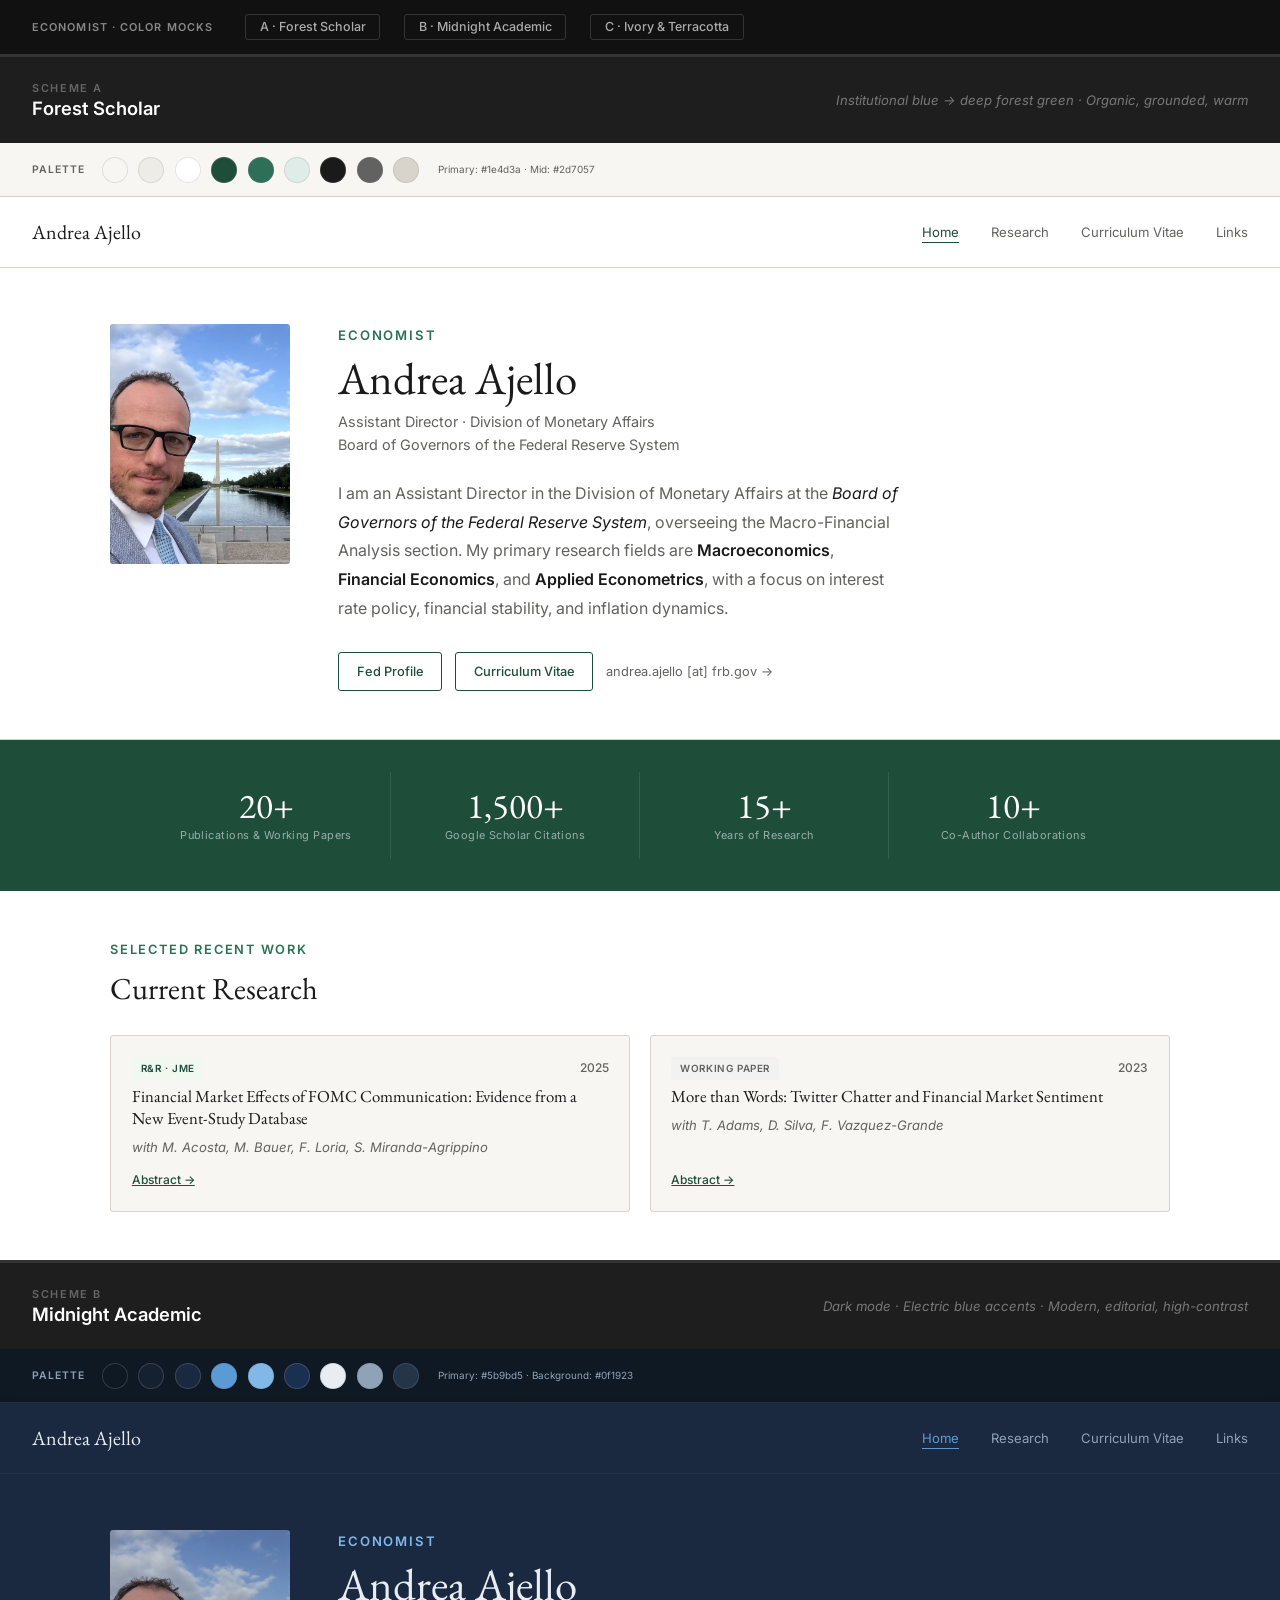
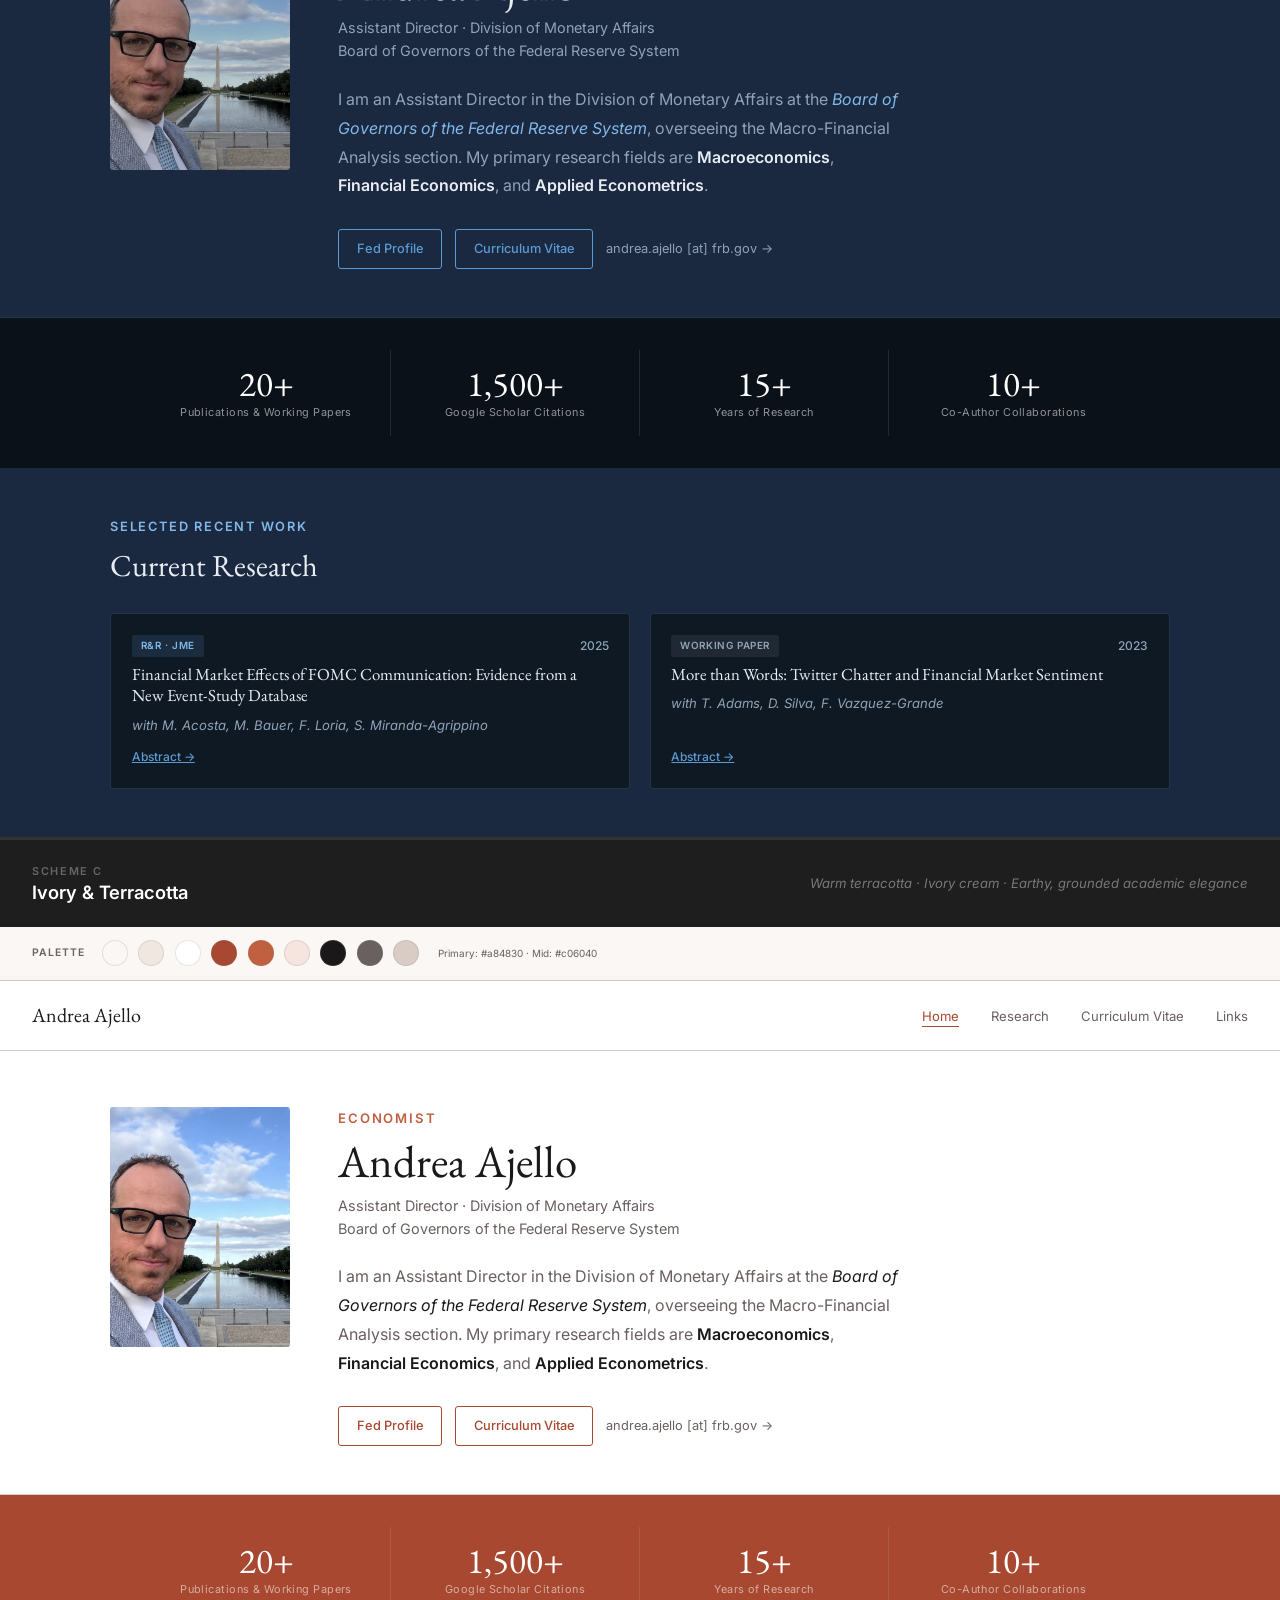
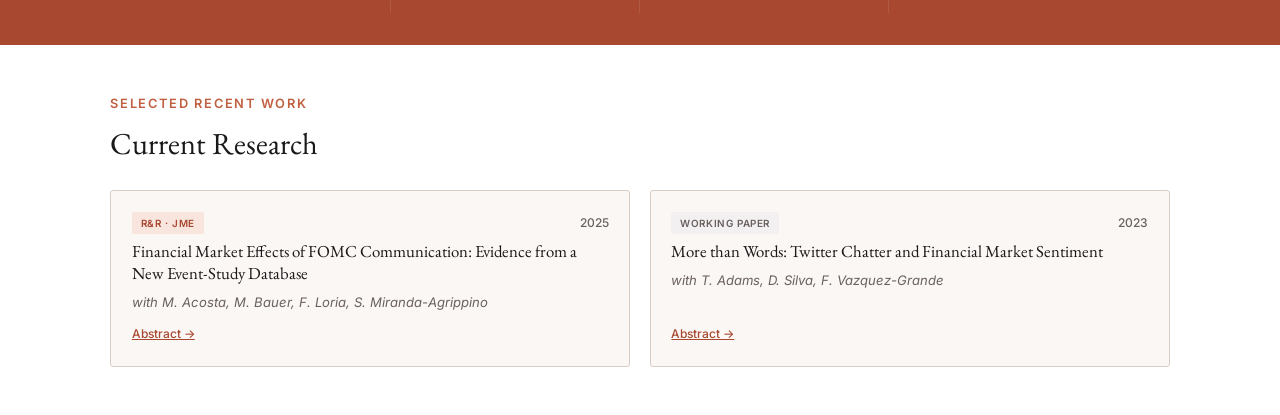
<file: mocks/economist-mocks.html>
<!DOCTYPE html>
<html lang="en">
<head>
  <meta charset="UTF-8" />
  <meta name="viewport" content="width=device-width, initial-scale=1.0" />
  <title>Economist — Color Scheme Explorations</title>
  <link rel="preconnect" href="https://fonts.googleapis.com" />
  <link rel="preconnect" href="https://fonts.gstatic.com" crossorigin />
  <link href="https://fonts.googleapis.com/css2?family=EB+Garamond:ital,wght@0,400;0,500;0,600;1,400&family=Inter:wght@300;400;500;600&display=swap" rel="stylesheet" />
  <style>
    *, *::before, *::after { box-sizing: border-box; margin: 0; padding: 0; }

    /* ─── SCHEME CSS VARIABLES ─── */
    .scheme-a {
      --bg:            #f7f6f2;
      --bg-alt:        #eeece6;
      --white:         #ffffff;
      --primary:       #1e4d3a;
      --primary-mid:   #2d7057;
      --primary-light: #e0ece7;
      --text:          #1a1a1a;
      --muted:         #626260;
      --border:        #d8d4cb;
      --shadow:        rgba(30, 77, 58, 0.07);
    }

    .scheme-b {
      --bg:            #0f1923;
      --bg-alt:        #162130;
      --white:         #1a2840;
      --primary:       #5b9bd5;
      --primary-mid:   #82b8e8;
      --primary-light: #1a3050;
      --text:          #e8edf3;
      --muted:         #8fa3b8;
      --border:        #253547;
      --shadow:        rgba(0, 0, 0, 0.3);
    }

    .scheme-c {
      --bg:            #faf7f4;
      --bg-alt:        #f0e8e0;
      --white:         #ffffff;
      --primary:       #a84830;
      --primary-mid:   #c06040;
      --primary-light: #f5e5de;
      --text:          #1a1818;
      --muted:         #6a6060;
      --border:        #d8ccc4;
      --shadow:        rgba(168, 72, 48, 0.07);
    }

    /* ─── META NAVIGATION ─── */
    .meta-nav {
      position: sticky;
      top: 0;
      z-index: 200;
      background: #111;
      padding: 0.85rem 2rem;
      display: flex;
      align-items: center;
      gap: 1.5rem;
      font-family: 'Inter', sans-serif;
      font-size: 0.78rem;
    }
    .meta-nav-title {
      color: #888;
      font-weight: 600;
      letter-spacing: 0.1em;
      text-transform: uppercase;
      font-size: 0.68rem;
      margin-right: 0.5rem;
    }
    .meta-nav a {
      color: rgba(255,255,255,0.65);
      text-decoration: none;
      padding: 0.3rem 0.85rem;
      border: 1px solid rgba(255,255,255,0.15);
      border-radius: 3px;
      font-weight: 500;
      transition: all 0.15s;
    }
    .meta-nav a:hover { color: #fff; border-color: rgba(255,255,255,0.4); }

    /* ─── SCHEME DIVIDER ─── */
    .scheme-divider {
      background: #1e1e1e;
      padding: 1.5rem 2rem;
      display: flex;
      align-items: center;
      gap: 2rem;
      font-family: 'Inter', sans-serif;
      border-top: 3px solid #333;
    }
    .sd-label {
      font-size: 0.68rem;
      font-weight: 600;
      letter-spacing: 0.15em;
      text-transform: uppercase;
      color: #666;
    }
    .sd-name {
      font-size: 1.15rem;
      font-weight: 600;
      color: #fff;
      margin-top: 0.15rem;
    }
    .sd-desc {
      font-size: 0.82rem;
      color: rgba(255,255,255,0.4);
      font-style: italic;
      margin-left: auto;
    }

    /* ─── PALETTE STRIP ─── */
    .palette-strip {
      background: var(--bg);
      padding: 0.85rem 2rem;
      display: flex;
      align-items: center;
      gap: 0.65rem;
      border-bottom: 1px solid var(--border);
      font-family: 'Inter', sans-serif;
    }
    .ps-label {
      font-size: 0.65rem;
      font-weight: 600;
      letter-spacing: 0.1em;
      text-transform: uppercase;
      color: var(--muted);
      margin-right: 0.4rem;
    }
    .swatch {
      width: 26px;
      height: 26px;
      border-radius: 50%;
      border: 1.5px solid rgba(128,128,128,0.2);
      flex-shrink: 0;
    }
    .swatch-label {
      font-size: 0.62rem;
      color: var(--muted);
      font-family: 'Inter', sans-serif;
      margin-left: 0.5rem;
    }

    /* ─── SHARED COMPONENT STYLES ─── */
    .mock-wrap {
      font-family: 'Inter', system-ui, sans-serif;
      background: var(--bg);
      color: var(--text);
      line-height: 1.7;
      -webkit-font-smoothing: antialiased;
    }

    /* Nav */
    .mock-nav {
      background: var(--white);
      border-bottom: 1px solid var(--border);
      padding: 1.1rem 2rem;
      display: flex;
      align-items: center;
      justify-content: space-between;
      box-shadow: 0 1px 8px var(--shadow);
    }
    .mock-logo {
      font-family: 'EB Garamond', Georgia, serif;
      font-size: 1.25rem;
      color: var(--text);
      text-decoration: none;
    }
    .mock-nav-links {
      display: flex;
      gap: 2rem;
      list-style: none;
    }
    .mock-nav-links a {
      font-size: 0.82rem;
      color: var(--muted);
      text-decoration: none;
      border-bottom: 1px solid transparent;
      padding-bottom: 2px;
      transition: all 0.15s;
    }
    .mock-nav-links a.active {
      color: var(--primary);
      border-color: var(--primary);
    }

    /* Hero */
    .mock-hero {
      background: var(--white);
      border-bottom: 1px solid var(--border);
      padding: 3.5rem 2rem 3rem;
    }
    .mock-hero-grid {
      max-width: 1060px;
      margin: 0 auto;
      display: grid;
      grid-template-columns: 180px 1fr;
      gap: 3rem;
      align-items: start;
    }
    .mock-headshot {
      width: 100%;
      aspect-ratio: 3 / 4;
      border-radius: 3px;
      overflow: hidden;
      background: var(--bg-alt);
    }
    .mock-headshot img {
      width: 100%;
      height: 100%;
      object-fit: cover;
      object-position: top center;
      display: block;
      filter: grayscale(8%);
    }
    .mock-pre-title {
      font-size: 0.82rem;
      font-weight: 600;
      letter-spacing: 0.14em;
      text-transform: uppercase;
      color: var(--primary-mid);
      margin-bottom: 0.5rem;
    }
    .mock-h1 {
      font-family: 'EB Garamond', Georgia, serif;
      font-size: clamp(2rem, 4vw, 2.8rem);
      font-weight: 400;
      color: var(--text);
      line-height: 1.1;
      margin-bottom: 0.45rem;
    }
    .mock-affil {
      font-size: 0.9rem;
      color: var(--muted);
      margin-bottom: 1.4rem;
      line-height: 1.6;
    }
    .mock-bio {
      font-size: 1rem;
      line-height: 1.8;
      color: var(--muted);
      max-width: 560px;
      margin-bottom: 1.8rem;
    }
    .mock-bio strong { color: var(--text); font-weight: 600; }
    .mock-bio em { font-style: italic; color: var(--text); }
    .mock-hero-actions {
      display: flex;
      gap: 0.8rem;
      flex-wrap: wrap;
      align-items: center;
    }
    .mock-btn-outline {
      padding: 0.5rem 1.1rem;
      border: 1px solid var(--primary);
      color: var(--primary);
      border-radius: 3px;
      font-size: 0.8rem;
      font-weight: 500;
      text-decoration: none;
      font-family: 'Inter', sans-serif;
      transition: all 0.18s;
      display: inline-block;
    }
    .mock-btn-outline:hover {
      background: var(--primary);
      color: #fff;
    }
    .mock-btn-text {
      font-size: 0.8rem;
      color: var(--muted);
      text-decoration: none;
      font-family: 'Inter', sans-serif;
    }

    /* Stats bar */
    .mock-stats {
      background: var(--primary);
      padding: 2rem 0;
    }
    .mock-stats-inner {
      max-width: 1060px;
      margin: 0 auto;
      padding: 0 2rem;
      display: grid;
      grid-template-columns: repeat(4, 1fr);
    }
    .mock-stat {
      display: flex;
      flex-direction: column;
      align-items: center;
      text-align: center;
      padding: 1rem;
      border-right: 1px solid rgba(255,255,255,0.1);
    }
    .mock-stat:last-child { border-right: none; }
    .mock-stat-num {
      font-family: 'EB Garamond', Georgia, serif;
      font-size: 2.2rem;
      font-weight: 400;
      color: #fff;
      line-height: 1;
      margin-bottom: 0.25rem;
    }
    .mock-stat-lbl {
      font-size: 0.68rem;
      color: rgba(255,255,255,0.55);
      letter-spacing: 0.04em;
      line-height: 1.4;
    }

    /* Papers section */
    .mock-papers {
      background: var(--white);
      padding: 3rem 2rem;
    }
    .mock-papers-inner {
      max-width: 1060px;
      margin: 0 auto;
    }
    .mock-section-label {
      font-size: 0.8rem;
      font-weight: 600;
      letter-spacing: 0.14em;
      text-transform: uppercase;
      color: var(--primary-mid);
      margin-bottom: 0.6rem;
    }
    .mock-h2 {
      font-family: 'EB Garamond', Georgia, serif;
      font-size: 1.9rem;
      font-weight: 400;
      color: var(--text);
      margin-bottom: 1.8rem;
      line-height: 1.2;
    }
    .mock-papers-grid {
      display: grid;
      grid-template-columns: repeat(2, 1fr);
      gap: 1.2rem;
    }
    .mock-paper-card {
      background: var(--bg);
      border: 1px solid var(--border);
      border-radius: 3px;
      padding: 1.3rem;
      display: flex;
      flex-direction: column;
      gap: 0.4rem;
    }
    .mock-paper-top {
      display: flex;
      align-items: center;
      justify-content: space-between;
    }
    .mock-badge {
      display: inline-block;
      font-size: 0.62rem;
      font-weight: 600;
      letter-spacing: 0.06em;
      text-transform: uppercase;
      padding: 0.18rem 0.55rem;
      border-radius: 2px;
      white-space: nowrap;
    }
    .mock-paper-year { font-size: 0.75rem; color: var(--muted); font-weight: 500; }
    .mock-paper-h3 {
      font-family: 'EB Garamond', Georgia, serif;
      font-size: 1.05rem;
      font-weight: 400;
      color: var(--text);
      line-height: 1.3;
    }
    .mock-coauthors { font-size: 0.82rem; color: var(--muted); font-style: italic; }
    .mock-paper-link { font-size: 0.75rem; font-weight: 500; color: var(--primary); margin-top: auto; padding-top: 0.3rem; }
  </style>
</head>
<body>

  <!-- TOP META NAV -->
  <div class="meta-nav">
    <span class="meta-nav-title">Economist · Color Mocks</span>
    <a href="#scheme-a">A · Forest Scholar</a>
    <a href="#scheme-b">B · Midnight Academic</a>
    <a href="#scheme-c">C · Ivory &amp; Terracotta</a>
  </div>


  <!-- ══════════════════════════════════════════════════ -->
  <!--  SCHEME A — FOREST SCHOLAR                        -->
  <!-- ══════════════════════════════════════════════════ -->
  <div id="scheme-a">
    <div class="scheme-divider">
      <div>
        <div class="sd-label">Scheme A</div>
        <div class="sd-name">Forest Scholar</div>
      </div>
      <div class="sd-desc">Institutional blue → deep forest green · Organic, grounded, warm</div>
    </div>

    <div class="mock-wrap scheme-a">

      <div class="palette-strip">
        <span class="ps-label">Palette</span>
        <span class="swatch" style="background:#f7f6f2;" title="Background #f7f6f2"></span>
        <span class="swatch" style="background:#eeece6;" title="Alt BG #eeece6"></span>
        <span class="swatch" style="background:#ffffff;" title="White"></span>
        <span class="swatch" style="background:#1e4d3a;" title="Forest Primary #1e4d3a"></span>
        <span class="swatch" style="background:#2d7057;" title="Forest Mid #2d7057"></span>
        <span class="swatch" style="background:#e0ece7;" title="Forest Light #e0ece7"></span>
        <span class="swatch" style="background:#1a1a1a;" title="Text"></span>
        <span class="swatch" style="background:#626260;" title="Muted"></span>
        <span class="swatch" style="background:#d8d4cb;" title="Border"></span>
        <span class="swatch-label">Primary: #1e4d3a · Mid: #2d7057</span>
      </div>

      <nav class="mock-nav">
        <span class="mock-logo">Andrea Ajello</span>
        <ul class="mock-nav-links">
          <li><a href="#" class="active">Home</a></li>
          <li><a href="#">Research</a></li>
          <li><a href="#">Curriculum Vitae</a></li>
          <li><a href="#">Links</a></li>
        </ul>
      </nav>

      <div class="mock-hero">
        <div class="mock-hero-grid">
          <div class="mock-headshot">
            <img src="../andreaajello.jpg" alt="Andrea Ajello" />
          </div>
          <div>
            <p class="mock-pre-title">Economist</p>
            <h1 class="mock-h1">Andrea Ajello</h1>
            <p class="mock-affil">Assistant Director · Division of Monetary Affairs<br>Board of Governors of the Federal Reserve System</p>
            <p class="mock-bio">I am an Assistant Director in the Division of Monetary Affairs at the
              <em>Board of Governors of the Federal Reserve System</em>, overseeing the
              Macro-Financial Analysis section. My primary research fields are
              <strong>Macroeconomics</strong>, <strong>Financial Economics</strong>,
              and <strong>Applied Econometrics</strong>, with a focus on interest rate
              policy, financial stability, and inflation dynamics.</p>
            <div class="mock-hero-actions">
              <a href="#" class="mock-btn-outline">Fed Profile</a>
              <a href="#" class="mock-btn-outline">Curriculum Vitae</a>
              <a href="#" class="mock-btn-text">andrea.ajello [at] frb.gov →</a>
            </div>
          </div>
        </div>
      </div>

      <div class="mock-stats">
        <div class="mock-stats-inner">
          <div class="mock-stat"><span class="mock-stat-num">20+</span><span class="mock-stat-lbl">Publications &amp; Working Papers</span></div>
          <div class="mock-stat"><span class="mock-stat-num">1,500+</span><span class="mock-stat-lbl">Google Scholar Citations</span></div>
          <div class="mock-stat"><span class="mock-stat-num">15+</span><span class="mock-stat-lbl">Years of Research</span></div>
          <div class="mock-stat"><span class="mock-stat-num">10+</span><span class="mock-stat-lbl">Co-Author Collaborations</span></div>
        </div>
      </div>

      <div class="mock-papers">
        <div class="mock-papers-inner">
          <p class="mock-section-label">Selected Recent Work</p>
          <h2 class="mock-h2">Current Research</h2>
          <div class="mock-papers-grid">
            <div class="mock-paper-card">
              <div class="mock-paper-top">
                <span class="mock-badge" style="background:#f0f8ef;color:#1e4d3a;">R&amp;R · JME</span>
                <span class="mock-paper-year">2025</span>
              </div>
              <h3 class="mock-paper-h3">Financial Market Effects of FOMC Communication: Evidence from a New Event-Study Database</h3>
              <p class="mock-coauthors">with M. Acosta, M. Bauer, F. Loria, S. Miranda-Agrippino</p>
              <a href="#" class="mock-paper-link">Abstract →</a>
            </div>
            <div class="mock-paper-card">
              <div class="mock-paper-top">
                <span class="mock-badge" style="background:#f2f2f0;color:#626260;">Working Paper</span>
                <span class="mock-paper-year">2023</span>
              </div>
              <h3 class="mock-paper-h3">More than Words: Twitter Chatter and Financial Market Sentiment</h3>
              <p class="mock-coauthors">with T. Adams, D. Silva, F. Vazquez-Grande</p>
              <a href="#" class="mock-paper-link">Abstract →</a>
            </div>
          </div>
        </div>
      </div>

    </div>
  </div>


  <!-- ══════════════════════════════════════════════════ -->
  <!--  SCHEME B — MIDNIGHT ACADEMIC                     -->
  <!-- ══════════════════════════════════════════════════ -->
  <div id="scheme-b">
    <div class="scheme-divider">
      <div>
        <div class="sd-label">Scheme B</div>
        <div class="sd-name">Midnight Academic</div>
      </div>
      <div class="sd-desc">Dark mode · Electric blue accents · Modern, editorial, high-contrast</div>
    </div>

    <div class="mock-wrap scheme-b">

      <div class="palette-strip">
        <span class="ps-label">Palette</span>
        <span class="swatch" style="background:#0f1923;border-color:rgba(255,255,255,0.15);" title="BG #0f1923"></span>
        <span class="swatch" style="background:#162130;border-color:rgba(255,255,255,0.15);" title="Alt BG #162130"></span>
        <span class="swatch" style="background:#1a2840;border-color:rgba(255,255,255,0.15);" title="Card #1a2840"></span>
        <span class="swatch" style="background:#5b9bd5;" title="Blue #5b9bd5"></span>
        <span class="swatch" style="background:#82b8e8;" title="Blue Mid #82b8e8"></span>
        <span class="swatch" style="background:#1a3050;border-color:rgba(255,255,255,0.15);" title="Blue Light #1a3050"></span>
        <span class="swatch" style="background:#e8edf3;" title="Text #e8edf3"></span>
        <span class="swatch" style="background:#8fa3b8;" title="Muted #8fa3b8"></span>
        <span class="swatch" style="background:#253547;border-color:rgba(255,255,255,0.1);" title="Border #253547"></span>
        <span class="swatch-label">Primary: #5b9bd5 · Background: #0f1923</span>
      </div>

      <nav class="mock-nav">
        <span class="mock-logo">Andrea Ajello</span>
        <ul class="mock-nav-links">
          <li><a href="#" class="active">Home</a></li>
          <li><a href="#">Research</a></li>
          <li><a href="#">Curriculum Vitae</a></li>
          <li><a href="#">Links</a></li>
        </ul>
      </nav>

      <div class="mock-hero">
        <div class="mock-hero-grid">
          <div class="mock-headshot">
            <img src="../andreaajello.jpg" alt="Andrea Ajello" style="filter:grayscale(20%) brightness(0.8);" />
          </div>
          <div>
            <p class="mock-pre-title">Economist</p>
            <h1 class="mock-h1">Andrea Ajello</h1>
            <p class="mock-affil">Assistant Director · Division of Monetary Affairs<br>Board of Governors of the Federal Reserve System</p>
            <p class="mock-bio">I am an Assistant Director in the Division of Monetary Affairs at the
              <em style="color:var(--primary-mid);font-style:italic;">Board of Governors of the Federal Reserve System</em>, overseeing the
              Macro-Financial Analysis section. My primary research fields are
              <strong>Macroeconomics</strong>, <strong>Financial Economics</strong>,
              and <strong>Applied Econometrics</strong>.</p>
            <div class="mock-hero-actions">
              <a href="#" class="mock-btn-outline">Fed Profile</a>
              <a href="#" class="mock-btn-outline">Curriculum Vitae</a>
              <a href="#" class="mock-btn-text">andrea.ajello [at] frb.gov →</a>
            </div>
          </div>
        </div>
      </div>

      <!-- Stats bar uses a slightly deeper dark in scheme B -->
      <div class="mock-stats" style="background:#0a1118;">
        <div class="mock-stats-inner">
          <div class="mock-stat"><span class="mock-stat-num">20+</span><span class="mock-stat-lbl">Publications &amp; Working Papers</span></div>
          <div class="mock-stat"><span class="mock-stat-num">1,500+</span><span class="mock-stat-lbl">Google Scholar Citations</span></div>
          <div class="mock-stat"><span class="mock-stat-num">15+</span><span class="mock-stat-lbl">Years of Research</span></div>
          <div class="mock-stat"><span class="mock-stat-num">10+</span><span class="mock-stat-lbl">Co-Author Collaborations</span></div>
        </div>
      </div>

      <div class="mock-papers">
        <div class="mock-papers-inner">
          <p class="mock-section-label">Selected Recent Work</p>
          <h2 class="mock-h2">Current Research</h2>
          <div class="mock-papers-grid">
            <div class="mock-paper-card">
              <div class="mock-paper-top">
                <span class="mock-badge" style="background:rgba(91,155,213,0.15);color:#82b8e8;">R&amp;R · JME</span>
                <span class="mock-paper-year">2025</span>
              </div>
              <h3 class="mock-paper-h3">Financial Market Effects of FOMC Communication: Evidence from a New Event-Study Database</h3>
              <p class="mock-coauthors">with M. Acosta, M. Bauer, F. Loria, S. Miranda-Agrippino</p>
              <a href="#" class="mock-paper-link">Abstract →</a>
            </div>
            <div class="mock-paper-card">
              <div class="mock-paper-top">
                <span class="mock-badge" style="background:rgba(255,255,255,0.07);color:#8fa3b8;">Working Paper</span>
                <span class="mock-paper-year">2023</span>
              </div>
              <h3 class="mock-paper-h3">More than Words: Twitter Chatter and Financial Market Sentiment</h3>
              <p class="mock-coauthors">with T. Adams, D. Silva, F. Vazquez-Grande</p>
              <a href="#" class="mock-paper-link">Abstract →</a>
            </div>
          </div>
        </div>
      </div>

    </div>
  </div>


  <!-- ══════════════════════════════════════════════════ -->
  <!--  SCHEME C — BORDEAUX CLASSIC                      -->
  <!-- ══════════════════════════════════════════════════ -->
  <div id="scheme-c">
    <div class="scheme-divider">
      <div>
        <div class="sd-label">Scheme C</div>
        <div class="sd-name">Ivory &amp; Terracotta</div>
      </div>
      <div class="sd-desc">Warm terracotta · Ivory cream · Earthy, grounded academic elegance</div>
    </div>

    <div class="mock-wrap scheme-c">

      <div class="palette-strip">
        <span class="ps-label">Palette</span>
        <span class="swatch" style="background:#faf7f4;" title="BG #faf7f4"></span>
        <span class="swatch" style="background:#f0e8e0;" title="Alt BG #f0e8e0"></span>
        <span class="swatch" style="background:#ffffff;" title="White"></span>
        <span class="swatch" style="background:#a84830;" title="Terracotta Primary #a84830"></span>
        <span class="swatch" style="background:#c06040;" title="Terracotta Mid #c06040"></span>
        <span class="swatch" style="background:#f5e5de;" title="Terracotta Light #f5e5de"></span>
        <span class="swatch" style="background:#1a1818;" title="Text"></span>
        <span class="swatch" style="background:#6a6060;" title="Muted"></span>
        <span class="swatch" style="background:#d8ccc4;" title="Border"></span>
        <span class="swatch-label">Primary: #a84830 · Mid: #c06040</span>
      </div>

      <nav class="mock-nav">
        <span class="mock-logo">Andrea Ajello</span>
        <ul class="mock-nav-links">
          <li><a href="#" class="active">Home</a></li>
          <li><a href="#">Research</a></li>
          <li><a href="#">Curriculum Vitae</a></li>
          <li><a href="#">Links</a></li>
        </ul>
      </nav>

      <div class="mock-hero">
        <div class="mock-hero-grid">
          <div class="mock-headshot">
            <img src="../andreaajello.jpg" alt="Andrea Ajello" />
          </div>
          <div>
            <p class="mock-pre-title">Economist</p>
            <h1 class="mock-h1">Andrea Ajello</h1>
            <p class="mock-affil">Assistant Director · Division of Monetary Affairs<br>Board of Governors of the Federal Reserve System</p>
            <p class="mock-bio">I am an Assistant Director in the Division of Monetary Affairs at the
              <em>Board of Governors of the Federal Reserve System</em>, overseeing the
              Macro-Financial Analysis section. My primary research fields are
              <strong>Macroeconomics</strong>, <strong>Financial Economics</strong>,
              and <strong>Applied Econometrics</strong>.</p>
            <div class="mock-hero-actions">
              <a href="#" class="mock-btn-outline">Fed Profile</a>
              <a href="#" class="mock-btn-outline">Curriculum Vitae</a>
              <a href="#" class="mock-btn-text">andrea.ajello [at] frb.gov →</a>
            </div>
          </div>
        </div>
      </div>

      <div class="mock-stats">
        <div class="mock-stats-inner">
          <div class="mock-stat"><span class="mock-stat-num">20+</span><span class="mock-stat-lbl">Publications &amp; Working Papers</span></div>
          <div class="mock-stat"><span class="mock-stat-num">1,500+</span><span class="mock-stat-lbl">Google Scholar Citations</span></div>
          <div class="mock-stat"><span class="mock-stat-num">15+</span><span class="mock-stat-lbl">Years of Research</span></div>
          <div class="mock-stat"><span class="mock-stat-num">10+</span><span class="mock-stat-lbl">Co-Author Collaborations</span></div>
        </div>
      </div>

      <div class="mock-papers">
        <div class="mock-papers-inner">
          <p class="mock-section-label">Selected Recent Work</p>
          <h2 class="mock-h2">Current Research</h2>
          <div class="mock-papers-grid">
            <div class="mock-paper-card">
              <div class="mock-paper-top">
                <span class="mock-badge" style="background:#f8e5de;color:#a84830;">R&amp;R · JME</span>
                <span class="mock-paper-year">2025</span>
              </div>
              <h3 class="mock-paper-h3">Financial Market Effects of FOMC Communication: Evidence from a New Event-Study Database</h3>
              <p class="mock-coauthors">with M. Acosta, M. Bauer, F. Loria, S. Miranda-Agrippino</p>
              <a href="#" class="mock-paper-link">Abstract →</a>
            </div>
            <div class="mock-paper-card">
              <div class="mock-paper-top">
                <span class="mock-badge" style="background:#f2f0f0;color:#6a6060;">Working Paper</span>
                <span class="mock-paper-year">2023</span>
              </div>
              <h3 class="mock-paper-h3">More than Words: Twitter Chatter and Financial Market Sentiment</h3>
              <p class="mock-coauthors">with T. Adams, D. Silva, F. Vazquez-Grande</p>
              <a href="#" class="mock-paper-link">Abstract →</a>
            </div>
          </div>
        </div>
      </div>

    </div>
  </div>

</body>
</html>
</file>
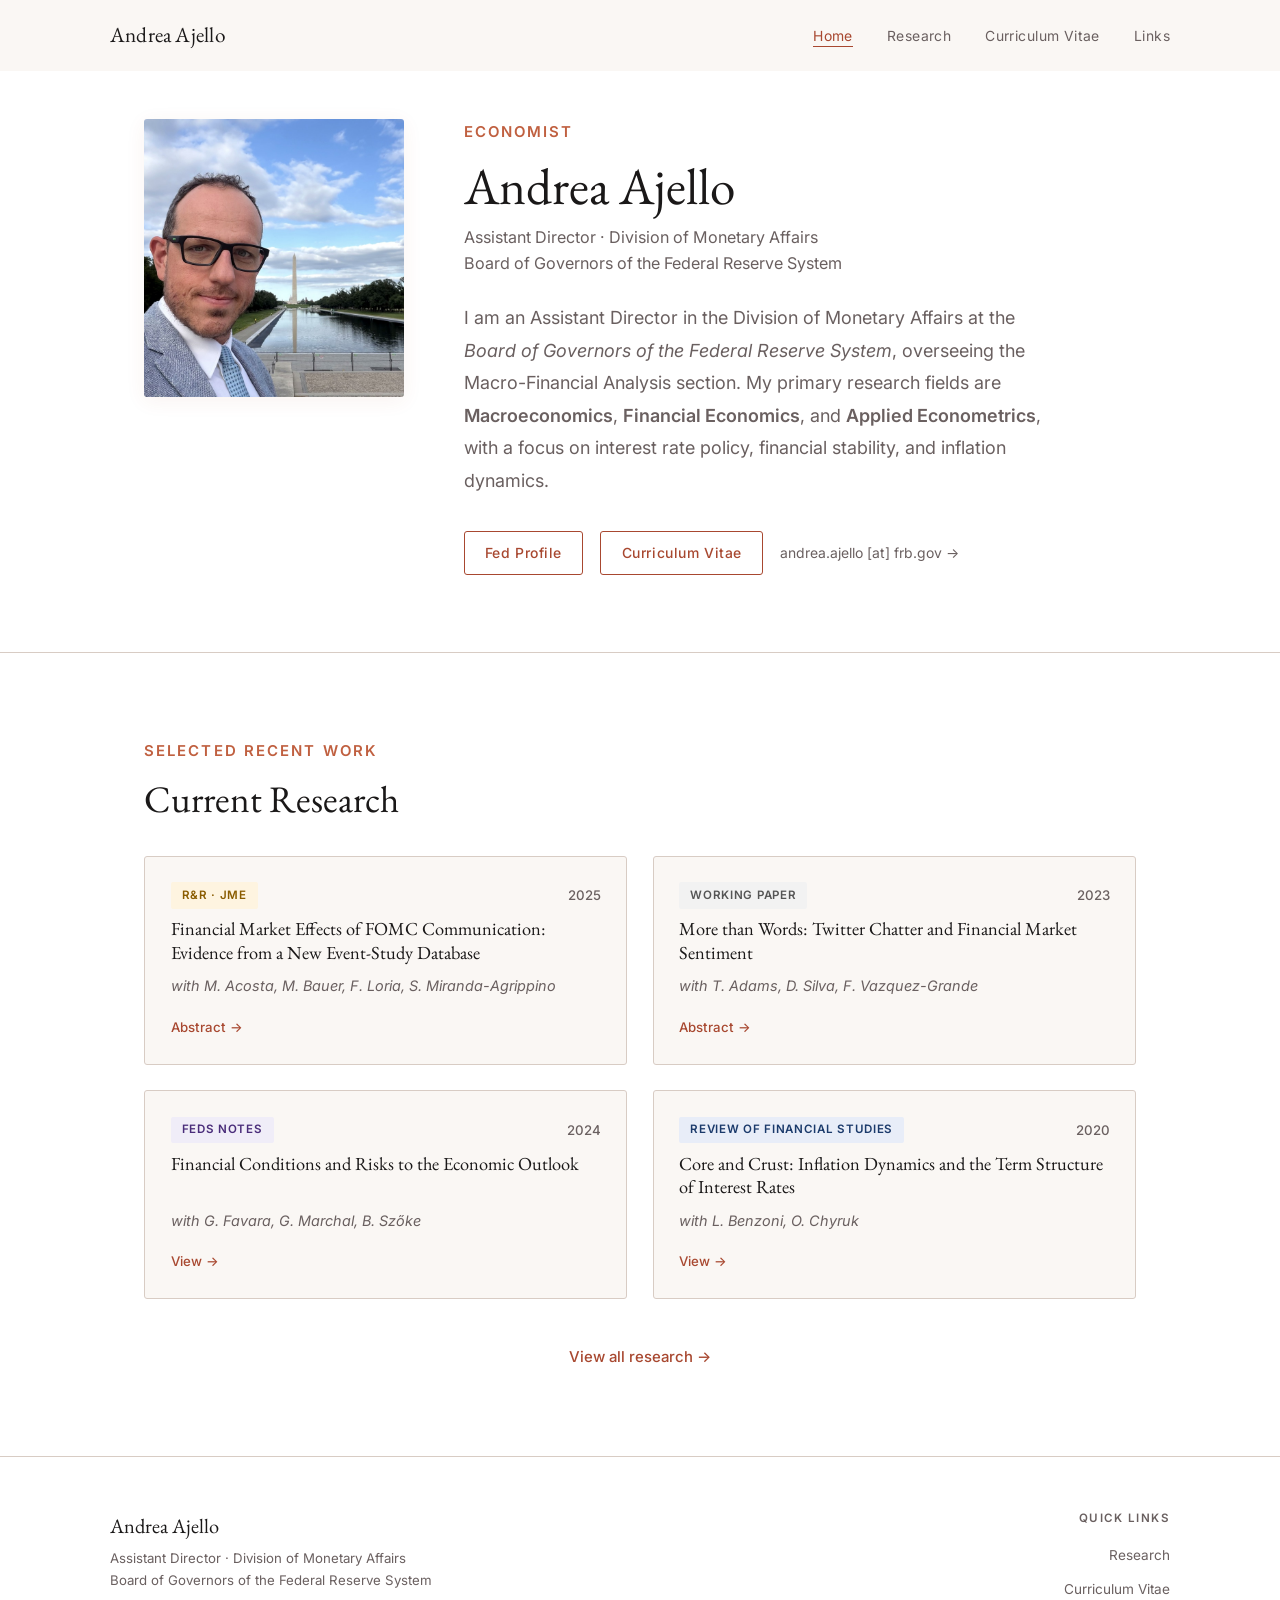
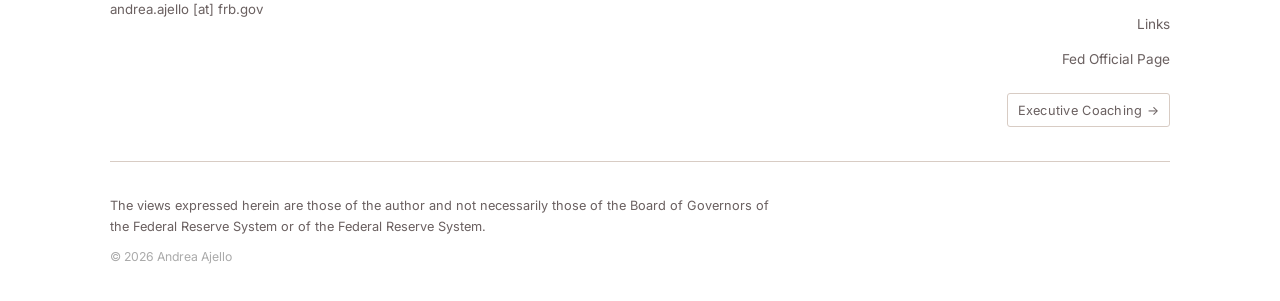
<file: mocks/economist-terracotta.html>
<!DOCTYPE html>
<html lang="en">
<head>
  <meta charset="UTF-8" />
  <meta name="viewport" content="width=device-width, initial-scale=1.0" />
  <title>Andrea Ajello | Economist — Terracotta Mock</title>
  <meta name="description" content="Andrea Ajello — Assistant Director, Division of Monetary Affairs, Federal Reserve Board. Research in macroeconomics, financial economics, and applied econometrics." />
  <link rel="preconnect" href="https://fonts.googleapis.com" />
  <link rel="preconnect" href="https://fonts.gstatic.com" crossorigin />
  <link href="https://fonts.googleapis.com/css2?family=EB+Garamond:ital,wght@0,400;0,500;0,600;1,400;1,500&family=Inter:wght@300;400;500;600&display=swap" rel="stylesheet" />
  <link rel="stylesheet" href="../styles.css" />
  <style>
    :root {
      --bg:          #faf7f4;
      --bg-alt:      #f0e8e0;
      --blue:        #a84830;
      --blue-mid:    #c06040;
      --blue-light:  #f5e5de;
      --text:        #1a1818;
      --muted:       #6a6060;
      --border:      #d8ccc4;
      --shadow:      rgba(168, 72, 48, 0.07);
    }
    #navbar { background: rgba(250, 247, 244, 0.92); }
  </style>
</head>
<body data-page="home">

  <!-- ─── Navigation ─── -->
  <nav id="navbar">
    <div class="nav-inner">
      <a href="../index.html" class="logo">Andrea Ajello</a>
      <button class="hamburger" id="hamburger" aria-label="Open menu">
        <span></span><span></span><span></span>
      </button>
      <ul class="nav-links" id="nav-links">
        <li><a href="../index.html" class="active">Home</a></li>
        <li><a href="../research.html">Research</a></li>
        <li><a href="../cv.html">Curriculum Vitae</a></li>
        <li><a href="../links.html">Links</a></li>
      </ul>
    </div>
  </nav>

  <!-- ─── Hero / Bio ─── -->
  <section id="hero">
    <div class="container hero-grid">
      <div class="hero-photo">
        <img src="../andreaajello.jpg" alt="Andrea Ajello" class="headshot" />
      </div>
      <div class="hero-text">
        <p class="pre-title">Economist</p>
        <h1>Andrea Ajello</h1>
        <p class="affiliation">
          Assistant Director · Division of Monetary Affairs<br />
          Board of Governors of the Federal Reserve System
        </p>
        <p class="bio">
          I am an Assistant Director in the Division of Monetary Affairs at the
          <em>Board of Governors of the Federal Reserve System</em>, overseeing the
          Macro-Financial Analysis section. My primary research fields are
          <strong>Macroeconomics</strong>, <strong>Financial Economics</strong>,
          and <strong>Applied Econometrics</strong>, with a focus on interest rate
          policy, financial stability, and inflation dynamics.
        </p>
        <div class="hero-actions">
          <a href="https://www.federalreserve.gov/econres/andrea-ajello.htm" class="btn-outline" target="_blank" rel="noopener">Fed Profile</a>
          <a href="../cv.html" class="btn-outline">Curriculum Vitae</a>
          <a href="mailto:andrea.ajello@frb.gov" class="btn-text">andrea.ajello [at] frb.gov →</a>
        </div>
      </div>
    </div>
  </section>


  <!-- ─── Recent Work ─── -->
  <section id="recent">
    <div class="container">
      <p class="section-label">Selected Recent Work</p>
      <h2>Current Research</h2>
      <div class="papers-grid">

        <div class="paper-card">
          <div class="paper-top">
            <span class="journal-badge journal-rr">R&amp;R · JME</span>
            <span class="paper-year">2025</span>
          </div>
          <h3>Financial Market Effects of FOMC Communication: Evidence from a New Event-Study Database</h3>
          <p class="coauthors">with M. Acosta, M. Bauer, F. Loria, S. Miranda-Agrippino</p>
          <a href="../research.html#usmpd" class="paper-link">Abstract →</a>
        </div>

        <div class="paper-card">
          <div class="paper-top">
            <span class="journal-badge journal-wp">Working Paper</span>
            <span class="paper-year">2023</span>
          </div>
          <h3>More than Words: Twitter Chatter and Financial Market Sentiment</h3>
          <p class="coauthors">with T. Adams, D. Silva, F. Vazquez-Grande</p>
          <a href="../research.html#twitter" class="paper-link">Abstract →</a>
        </div>

        <div class="paper-card">
          <div class="paper-top">
            <span class="journal-badge journal-feds">FEDS Notes</span>
            <span class="paper-year">2024</span>
          </div>
          <h3>Financial Conditions and Risks to the Economic Outlook</h3>
          <p class="coauthors">with G. Favara, G. Marchal, B. Szőke</p>
          <a href="../research.html#policy" class="paper-link">View →</a>
        </div>

        <div class="paper-card">
          <div class="paper-top">
            <span class="journal-badge journal-rfs">Review of Financial Studies</span>
            <span class="paper-year">2020</span>
          </div>
          <h3>Core and Crust: Inflation Dynamics and the Term Structure of Interest Rates</h3>
          <p class="coauthors">with L. Benzoni, O. Chyruk</p>
          <a href="../research.html#published" class="paper-link">View →</a>
        </div>

      </div>
      <div class="view-all">
        <a href="../research.html">View all research →</a>
      </div>
    </div>
  </section>

  <!-- ─── Footer ─── -->
  <footer>
    <div class="footer-inner">
      <div class="footer-top">
        <div class="footer-left">
          <p class="footer-name">Andrea Ajello</p>
          <p class="footer-title">Assistant Director · Division of Monetary Affairs<br />Board of Governors of the Federal Reserve System</p>
          <p class="footer-email">andrea.ajello [at] frb.gov</p>
        </div>
        <div class="footer-right">
          <p class="footer-links-label">Quick Links</p>
          <ul class="footer-nav">
            <li><a href="../research.html">Research</a></li>
            <li><a href="../cv.html">Curriculum Vitae</a></li>
            <li><a href="../links.html">Links</a></li>
            <li><a href="https://www.federalreserve.gov/econres/andrea-ajello.htm" target="_blank" rel="noopener">Fed Official Page</a></li>
          </ul>
          <a href="/coaching/" class="coaching-ref">Executive Coaching →</a>
        </div>
      </div>
      <div class="footer-bottom">
        <p class="disclaimer">The views expressed herein are those of the author and not necessarily those of the Board of Governors of the Federal Reserve System or of the Federal Reserve System.</p>
        <p class="copyright">© <span class="year"></span> Andrea Ajello</p>
      </div>
    </div>
  </footer>

  <script src="../main.js"></script>
</body>
</html>
</file>
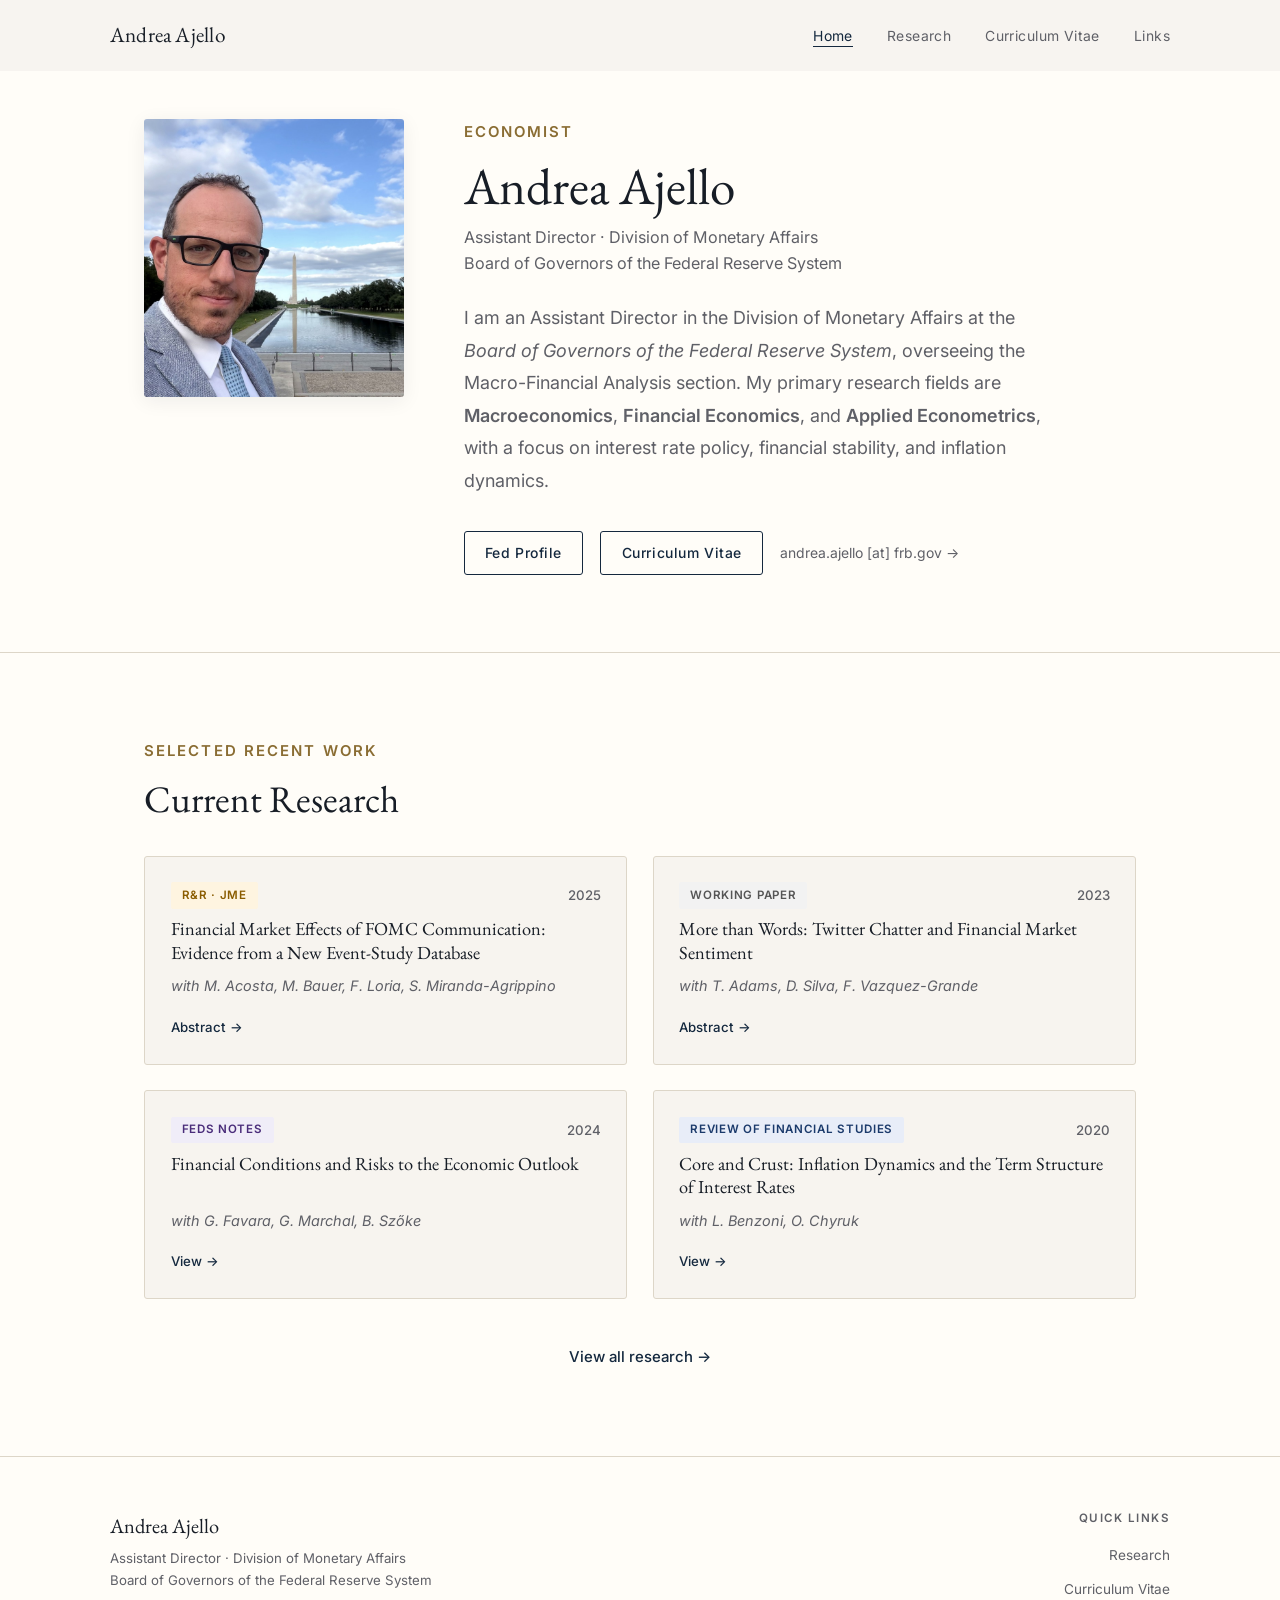
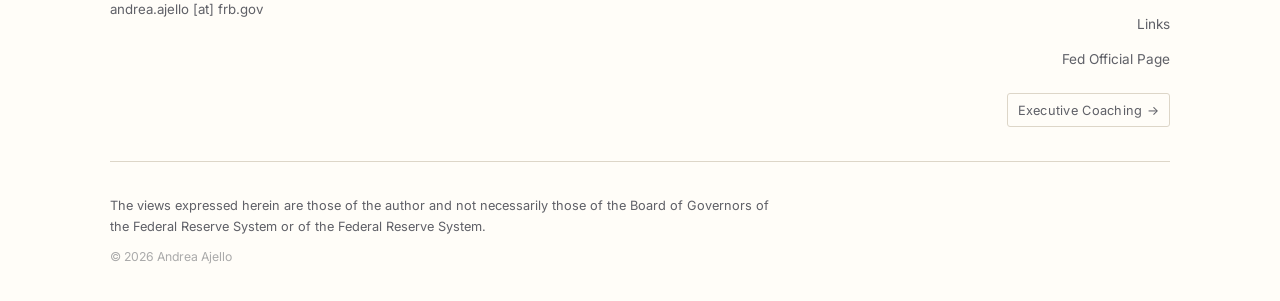
<file: mocks/fable-ink-brass.html>
<!DOCTYPE html>
<html lang="en">
<head>
  <meta charset="UTF-8" />
  <meta name="viewport" content="width=device-width, initial-scale=1.0" />
  <title>Andrea Ajello | Economist — Ink & Brass</title>
  <meta name="description" content="Andrea Ajello — Assistant Director, Division of Monetary Affairs, Federal Reserve Board. Research in macroeconomics, financial economics, and applied econometrics." />
  <link rel="preconnect" href="https://fonts.googleapis.com" />
  <link rel="preconnect" href="https://fonts.gstatic.com" crossorigin />
  <link href="https://fonts.googleapis.com/css2?family=EB+Garamond:ital,wght@0,400;0,500;0,600;1,400;1,500&family=Inter:wght@300;400;500;600&display=swap" rel="stylesheet" />
  <link rel="stylesheet" href="../styles.css" />
  <style>
    /* ── Ink & Brass ──
       One personal brand: borrows the coaching site's palette
       (deep navy, brass/gold, cream). Ink navy stays the
       interactive color; brass takes over labels and eyebrows. */
    :root {
      --bg:          #f7f4ef;   /* the coaching cream */
      --bg-alt:      #eeeae0;
      --white:       #fffdf8;
      --blue:        #14283e;   /* deep ink navy */
      --blue-mid:    #8a6d33;   /* brass — section labels, eyebrows, hovers */
      --blue-light:  #ede5d2;   /* pale brass panels */
      --text:        #171d26;
      --muted:       #5f6067;
      --border:      #ddd6c8;
      --shadow:      rgba(13, 27, 42, 0.07);
    }
    #navbar { background: rgba(247, 244, 239, 0.92); }

    /* navy band with gold numerals, like the coaching hero */
    #stats { background: #0d1b2a; }
    .stat-num { color: #c9ab6a; }
  </style>
</head>
<body data-page="home">

  <!-- ─── Navigation ─── -->
  <nav id="navbar">
    <div class="nav-inner">
      <a href="../index.html" class="logo">Andrea Ajello</a>
      <button class="hamburger" id="hamburger" aria-label="Open menu">
        <span></span><span></span><span></span>
      </button>
      <ul class="nav-links" id="nav-links">
        <li><a href="../index.html" class="active">Home</a></li>
        <li><a href="../research.html">Research</a></li>
        <li><a href="../cv.html">Curriculum Vitae</a></li>
        <li><a href="../links.html">Links</a></li>
      </ul>
    </div>
  </nav>

  <!-- ─── Hero / Bio ─── -->
  <section id="hero">
    <div class="container hero-grid">
      <div class="hero-photo">
        <img src="../andreaajello.jpg" alt="Andrea Ajello" class="headshot" />
      </div>
      <div class="hero-text">
        <p class="pre-title">Economist</p>
        <h1>Andrea Ajello</h1>
        <p class="affiliation">
          Assistant Director · Division of Monetary Affairs<br />
          Board of Governors of the Federal Reserve System
        </p>
        <p class="bio">
          I am an Assistant Director in the Division of Monetary Affairs at the
          <em>Board of Governors of the Federal Reserve System</em>, overseeing the
          Macro-Financial Analysis section. My primary research fields are
          <strong>Macroeconomics</strong>, <strong>Financial Economics</strong>,
          and <strong>Applied Econometrics</strong>, with a focus on interest rate
          policy, financial stability, and inflation dynamics.
        </p>
        <div class="hero-actions">
          <a href="https://www.federalreserve.gov/econres/andrea-ajello.htm" class="btn-outline" target="_blank" rel="noopener">Fed Profile</a>
          <a href="../cv.html" class="btn-outline">Curriculum Vitae</a>
          <a href="mailto:andrea.ajello@frb.gov" class="btn-text">andrea.ajello [at] frb.gov →</a>
        </div>
      </div>
    </div>
  </section>


  <!-- ─── Recent Work ─── -->
  <section id="recent">
    <div class="container">
      <p class="section-label">Selected Recent Work</p>
      <h2>Current Research</h2>
      <div class="papers-grid">

        <div class="paper-card">
          <div class="paper-top">
            <span class="journal-badge journal-rr">R&amp;R · JME</span>
            <span class="paper-year">2025</span>
          </div>
          <h3>Financial Market Effects of FOMC Communication: Evidence from a New Event-Study Database</h3>
          <p class="coauthors">with M. Acosta, M. Bauer, F. Loria, S. Miranda-Agrippino</p>
          <a href="../research.html#usmpd" class="paper-link">Abstract →</a>
        </div>

        <div class="paper-card">
          <div class="paper-top">
            <span class="journal-badge journal-wp">Working Paper</span>
            <span class="paper-year">2023</span>
          </div>
          <h3>More than Words: Twitter Chatter and Financial Market Sentiment</h3>
          <p class="coauthors">with T. Adams, D. Silva, F. Vazquez-Grande</p>
          <a href="../research.html#twitter" class="paper-link">Abstract →</a>
        </div>

        <div class="paper-card">
          <div class="paper-top">
            <span class="journal-badge journal-feds">FEDS Notes</span>
            <span class="paper-year">2024</span>
          </div>
          <h3>Financial Conditions and Risks to the Economic Outlook</h3>
          <p class="coauthors">with G. Favara, G. Marchal, B. Szőke</p>
          <a href="../research.html#policy" class="paper-link">View →</a>
        </div>

        <div class="paper-card">
          <div class="paper-top">
            <span class="journal-badge journal-rfs">Review of Financial Studies</span>
            <span class="paper-year">2020</span>
          </div>
          <h3>Core and Crust: Inflation Dynamics and the Term Structure of Interest Rates</h3>
          <p class="coauthors">with L. Benzoni, O. Chyruk</p>
          <a href="../research.html#published" class="paper-link">View →</a>
        </div>

      </div>
      <div class="view-all">
        <a href="../research.html">View all research →</a>
      </div>
    </div>
  </section>

  <!-- ─── Footer ─── -->
  <footer>
    <div class="footer-inner">
      <div class="footer-top">
        <div class="footer-left">
          <p class="footer-name">Andrea Ajello</p>
          <p class="footer-title">Assistant Director · Division of Monetary Affairs<br />Board of Governors of the Federal Reserve System</p>
          <p class="footer-email">andrea.ajello [at] frb.gov</p>
        </div>
        <div class="footer-right">
          <p class="footer-links-label">Quick Links</p>
          <ul class="footer-nav">
            <li><a href="../research.html">Research</a></li>
            <li><a href="../cv.html">Curriculum Vitae</a></li>
            <li><a href="../links.html">Links</a></li>
            <li><a href="https://www.federalreserve.gov/econres/andrea-ajello.htm" target="_blank" rel="noopener">Fed Official Page</a></li>
          </ul>
          <a href="/coaching/" class="coaching-ref">Executive Coaching →</a>
        </div>
      </div>
      <div class="footer-bottom">
        <p class="disclaimer">The views expressed herein are those of the author and not necessarily those of the Board of Governors of the Federal Reserve System or of the Federal Reserve System.</p>
        <p class="copyright">© <span class="year"></span> Andrea Ajello</p>
      </div>
    </div>
  </footer>

  <script src="../main.js"></script>
</body>
</html>
</file>
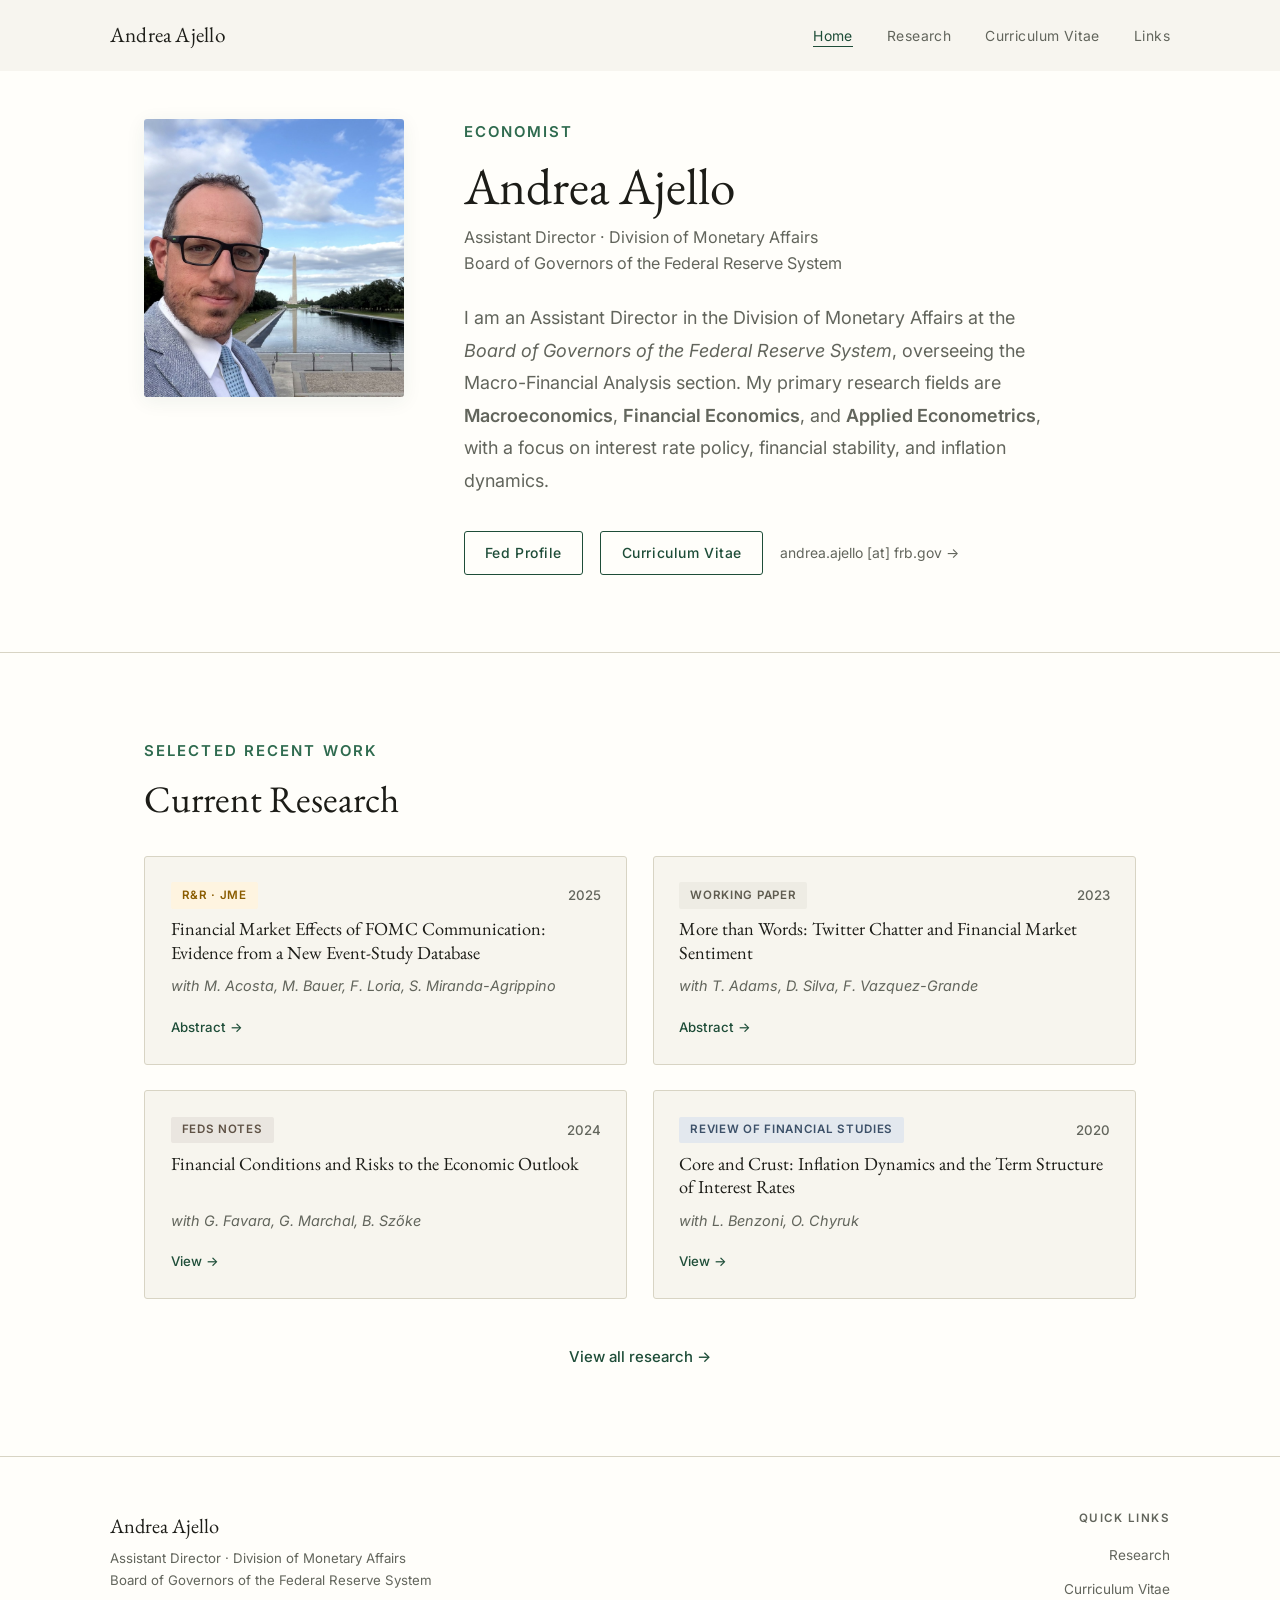
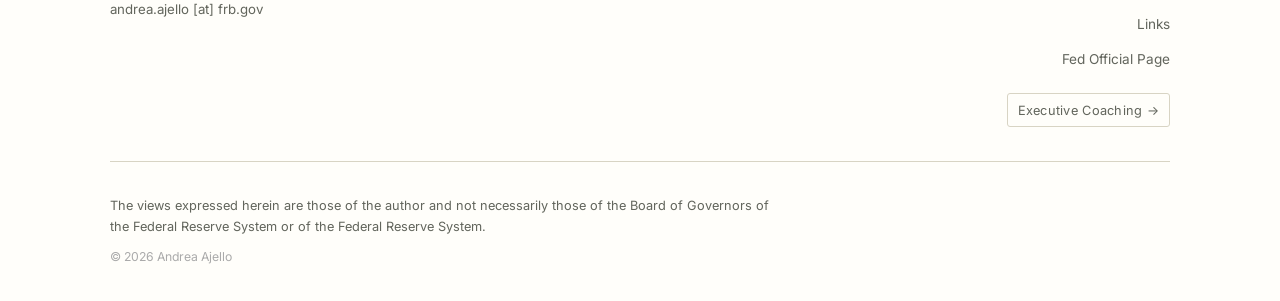
<file: mocks/fable-racing-green.html>
<!DOCTYPE html>
<html lang="en">
<head>
  <meta charset="UTF-8" />
  <meta name="viewport" content="width=device-width, initial-scale=1.0" />
  <title>Andrea Ajello | Economist — Racing Green</title>
  <meta name="description" content="Andrea Ajello — Assistant Director, Division of Monetary Affairs, Federal Reserve Board. Research in macroeconomics, financial economics, and applied econometrics." />
  <link rel="preconnect" href="https://fonts.googleapis.com" />
  <link rel="preconnect" href="https://fonts.gstatic.com" crossorigin />
  <link href="https://fonts.googleapis.com/css2?family=EB+Garamond:ital,wght@0,400;0,500;0,600;1,400;1,500&family=Inter:wght@300;400;500;600&display=swap" rel="stylesheet" />
  <link rel="stylesheet" href="../styles.css" />
  <style>
    /* ── Racing Green ──
       Deep bottle green + ivory: the university-press classic.
       Every economist site is blue; this one isn't. */
    :root {
      --bg:          #f7f5ee;
      --bg-alt:      #edeadd;
      --white:       #fffefa;
      --blue:        #1e4d38;   /* bottle green */
      --blue-mid:    #2f6b4f;
      --blue-light:  #dfeae0;
      --text:        #1c1c17;
      --muted:       #62655c;
      --border:      #d8d4c4;
      --shadow:      rgba(30, 77, 56, 0.07);
    }
    #navbar { background: rgba(247, 245, 238, 0.92); }
    #stats { background: #17382a; }

    /* keep one quiet cool counterpoint; mute the purple */
    .journal-rfs  { background: #e3e8ee; color: #3c5068; }
    .journal-feds { background: #eae6e0; color: #5f5245; }
    .journal-wp   { background: #eeece4; color: #5f5c50; }
  </style>
</head>
<body data-page="home">

  <!-- ─── Navigation ─── -->
  <nav id="navbar">
    <div class="nav-inner">
      <a href="../index.html" class="logo">Andrea Ajello</a>
      <button class="hamburger" id="hamburger" aria-label="Open menu">
        <span></span><span></span><span></span>
      </button>
      <ul class="nav-links" id="nav-links">
        <li><a href="../index.html" class="active">Home</a></li>
        <li><a href="../research.html">Research</a></li>
        <li><a href="../cv.html">Curriculum Vitae</a></li>
        <li><a href="../links.html">Links</a></li>
      </ul>
    </div>
  </nav>

  <!-- ─── Hero / Bio ─── -->
  <section id="hero">
    <div class="container hero-grid">
      <div class="hero-photo">
        <img src="../andreaajello.jpg" alt="Andrea Ajello" class="headshot" />
      </div>
      <div class="hero-text">
        <p class="pre-title">Economist</p>
        <h1>Andrea Ajello</h1>
        <p class="affiliation">
          Assistant Director · Division of Monetary Affairs<br />
          Board of Governors of the Federal Reserve System
        </p>
        <p class="bio">
          I am an Assistant Director in the Division of Monetary Affairs at the
          <em>Board of Governors of the Federal Reserve System</em>, overseeing the
          Macro-Financial Analysis section. My primary research fields are
          <strong>Macroeconomics</strong>, <strong>Financial Economics</strong>,
          and <strong>Applied Econometrics</strong>, with a focus on interest rate
          policy, financial stability, and inflation dynamics.
        </p>
        <div class="hero-actions">
          <a href="https://www.federalreserve.gov/econres/andrea-ajello.htm" class="btn-outline" target="_blank" rel="noopener">Fed Profile</a>
          <a href="../cv.html" class="btn-outline">Curriculum Vitae</a>
          <a href="mailto:andrea.ajello@frb.gov" class="btn-text">andrea.ajello [at] frb.gov →</a>
        </div>
      </div>
    </div>
  </section>


  <!-- ─── Recent Work ─── -->
  <section id="recent">
    <div class="container">
      <p class="section-label">Selected Recent Work</p>
      <h2>Current Research</h2>
      <div class="papers-grid">

        <div class="paper-card">
          <div class="paper-top">
            <span class="journal-badge journal-rr">R&amp;R · JME</span>
            <span class="paper-year">2025</span>
          </div>
          <h3>Financial Market Effects of FOMC Communication: Evidence from a New Event-Study Database</h3>
          <p class="coauthors">with M. Acosta, M. Bauer, F. Loria, S. Miranda-Agrippino</p>
          <a href="../research.html#usmpd" class="paper-link">Abstract →</a>
        </div>

        <div class="paper-card">
          <div class="paper-top">
            <span class="journal-badge journal-wp">Working Paper</span>
            <span class="paper-year">2023</span>
          </div>
          <h3>More than Words: Twitter Chatter and Financial Market Sentiment</h3>
          <p class="coauthors">with T. Adams, D. Silva, F. Vazquez-Grande</p>
          <a href="../research.html#twitter" class="paper-link">Abstract →</a>
        </div>

        <div class="paper-card">
          <div class="paper-top">
            <span class="journal-badge journal-feds">FEDS Notes</span>
            <span class="paper-year">2024</span>
          </div>
          <h3>Financial Conditions and Risks to the Economic Outlook</h3>
          <p class="coauthors">with G. Favara, G. Marchal, B. Szőke</p>
          <a href="../research.html#policy" class="paper-link">View →</a>
        </div>

        <div class="paper-card">
          <div class="paper-top">
            <span class="journal-badge journal-rfs">Review of Financial Studies</span>
            <span class="paper-year">2020</span>
          </div>
          <h3>Core and Crust: Inflation Dynamics and the Term Structure of Interest Rates</h3>
          <p class="coauthors">with L. Benzoni, O. Chyruk</p>
          <a href="../research.html#published" class="paper-link">View →</a>
        </div>

      </div>
      <div class="view-all">
        <a href="../research.html">View all research →</a>
      </div>
    </div>
  </section>

  <!-- ─── Footer ─── -->
  <footer>
    <div class="footer-inner">
      <div class="footer-top">
        <div class="footer-left">
          <p class="footer-name">Andrea Ajello</p>
          <p class="footer-title">Assistant Director · Division of Monetary Affairs<br />Board of Governors of the Federal Reserve System</p>
          <p class="footer-email">andrea.ajello [at] frb.gov</p>
        </div>
        <div class="footer-right">
          <p class="footer-links-label">Quick Links</p>
          <ul class="footer-nav">
            <li><a href="../research.html">Research</a></li>
            <li><a href="../cv.html">Curriculum Vitae</a></li>
            <li><a href="../links.html">Links</a></li>
            <li><a href="https://www.federalreserve.gov/econres/andrea-ajello.htm" target="_blank" rel="noopener">Fed Official Page</a></li>
          </ul>
          <a href="/coaching/" class="coaching-ref">Executive Coaching →</a>
        </div>
      </div>
      <div class="footer-bottom">
        <p class="disclaimer">The views expressed herein are those of the author and not necessarily those of the Board of Governors of the Federal Reserve System or of the Federal Reserve System.</p>
        <p class="copyright">© <span class="year"></span> Andrea Ajello</p>
      </div>
    </div>
  </footer>

  <script src="../main.js"></script>
</body>
</html>
</file>
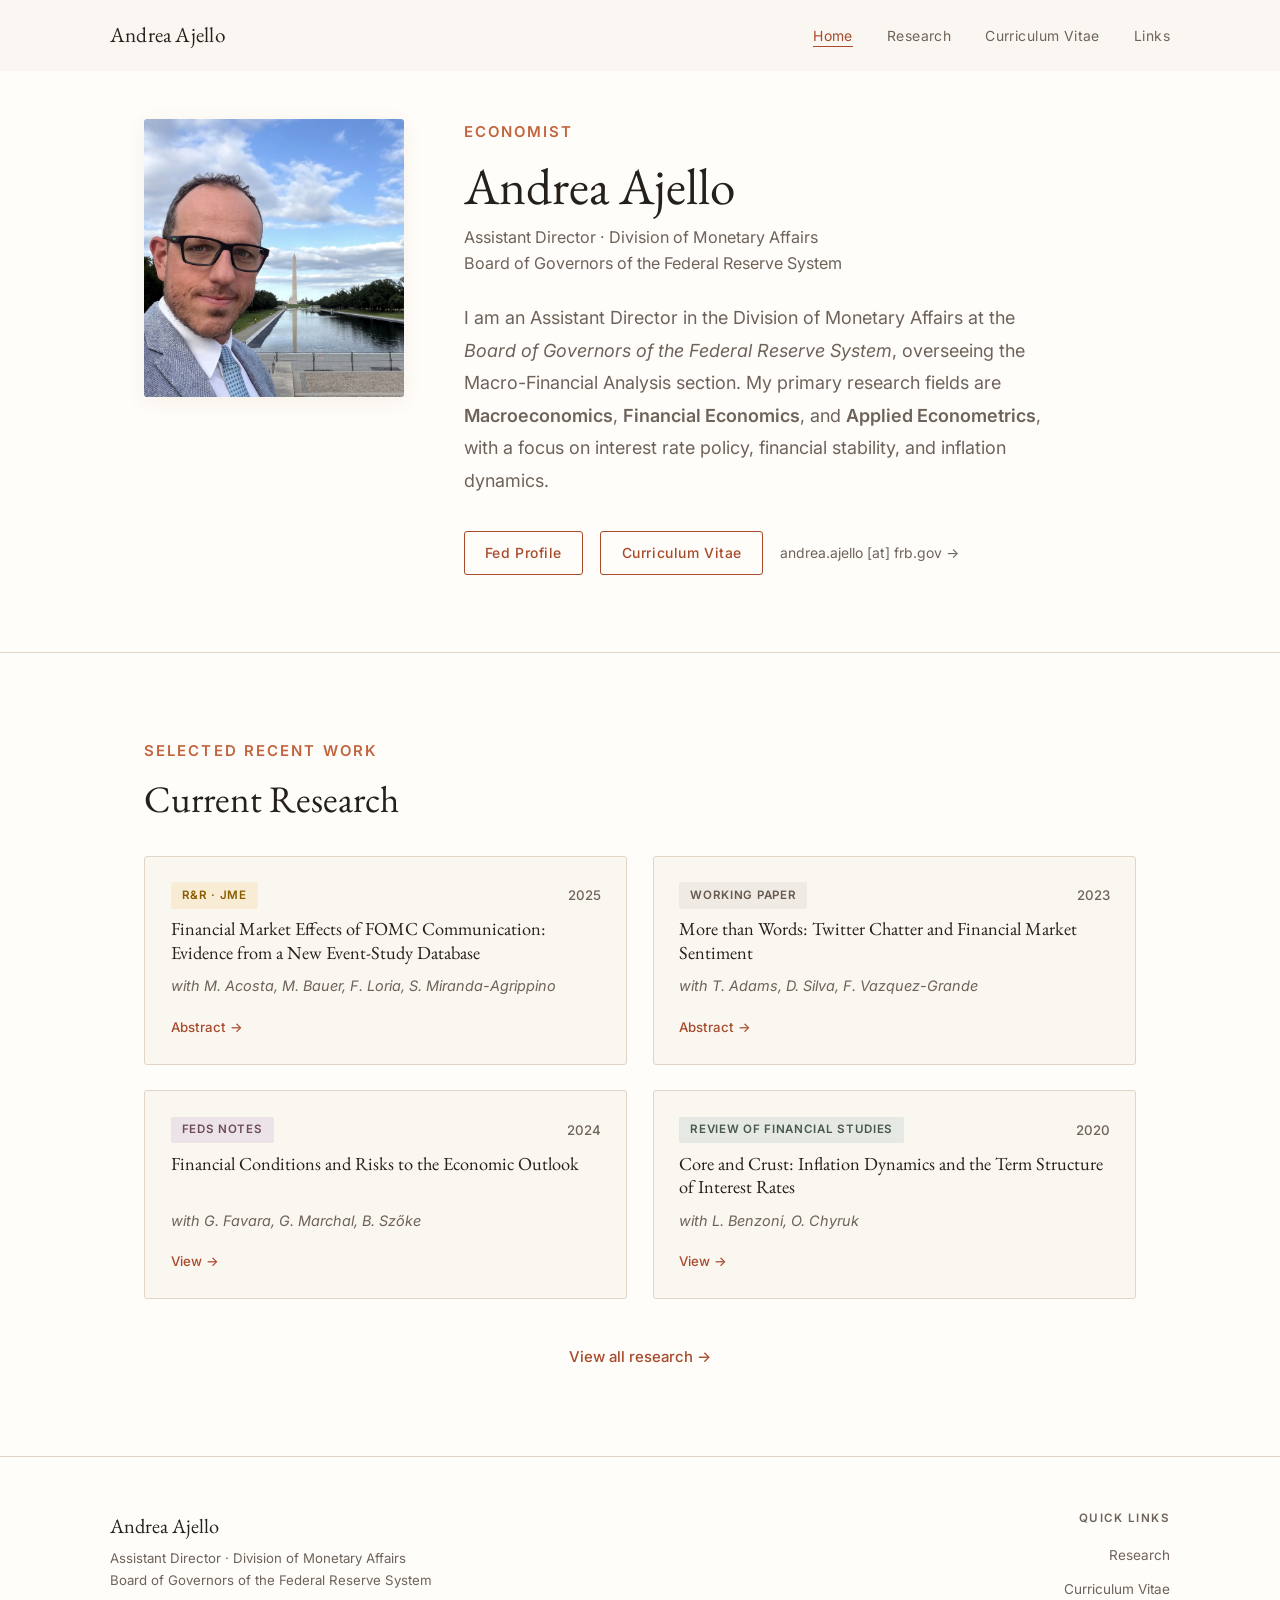
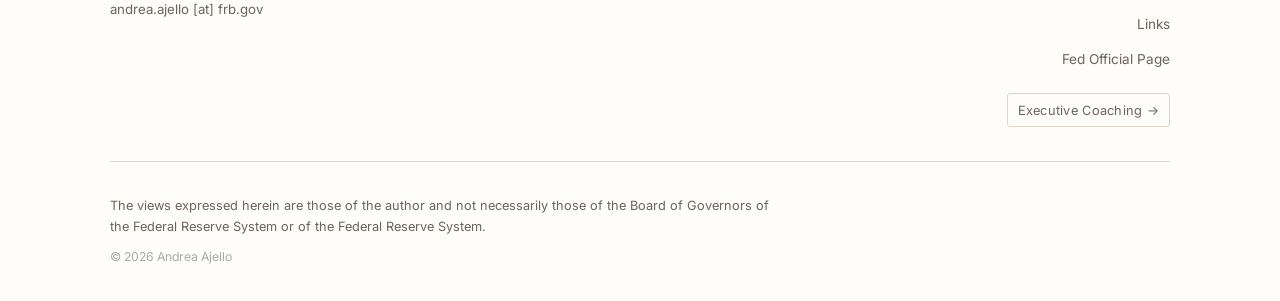
<file: mocks/fable-terracotta-ink.html>
<!DOCTYPE html>
<html lang="en">
<head>
  <meta charset="UTF-8" />
  <meta name="viewport" content="width=device-width, initial-scale=1.0" />
  <title>Andrea Ajello | Economist — Terracotta &amp; Ink</title>
  <meta name="description" content="Andrea Ajello — Assistant Director, Division of Monetary Affairs, Federal Reserve Board. Research in macroeconomics, financial economics, and applied econometrics." />
  <link rel="preconnect" href="https://fonts.googleapis.com" />
  <link rel="preconnect" href="https://fonts.gstatic.com" crossorigin />
  <link href="https://fonts.googleapis.com/css2?family=EB+Garamond:ital,wght@0,400;0,500;0,600;1,400;1,500&family=Inter:wght@300;400;500;600&display=swap" rel="stylesheet" />
  <link rel="stylesheet" href="../styles.css" />
  <style>
    /* ── Terracotta & Ink ──
       Terracotta is the accent, not the flood: warm ivory paper,
       warm near-black ink for text, terracotta reserved for
       interactive elements, badges retuned to quiet earth tones. */
    :root {
      --bg:          #faf6f0;
      --bg-alt:      #f2eadf;
      --white:       #fffdf9;
      --blue:        #a84a2c;   /* terracotta accent */
      --blue-mid:    #c2653f;
      --blue-light:  #f6e7db;
      --text:        #26201b;   /* warm ink, not cool black */
      --muted:       #6e635a;   /* warm gray */
      --border:      #e0d5c6;
      --shadow:      rgba(122, 72, 44, 0.08);
    }
    #navbar { background: rgba(250, 246, 240, 0.92); }

    /* badges retuned from cool pastels to earth tones */
    .journal-aer  { background: #e9ecd8; color: #55663a; }
    .journal-rfs  { background: #e6e9e3; color: #47584a; }
    .journal-ijcb { background: #f4e8d6; color: #7a5410; }
    .journal-feds { background: #ece3e8; color: #6d4a5e; }
    .journal-wp   { background: #efeae3; color: #66594e; }
    .journal-rr   { background: #f8ecd4; color: #8a5c00; }

    /* hardcoded greens from the blue scheme → olive */
    .featured-card { border-left-color: #55663a; }
    .pe-solo { color: #55663a; }

    /* the big band goes espresso so terracotta stays the highlight */
    #stats { background: #2c221c; }
  </style>
</head>
<body data-page="home">

  <!-- ─── Navigation ─── -->
  <nav id="navbar">
    <div class="nav-inner">
      <a href="../index.html" class="logo">Andrea Ajello</a>
      <button class="hamburger" id="hamburger" aria-label="Open menu">
        <span></span><span></span><span></span>
      </button>
      <ul class="nav-links" id="nav-links">
        <li><a href="../index.html" class="active">Home</a></li>
        <li><a href="../research.html">Research</a></li>
        <li><a href="../cv.html">Curriculum Vitae</a></li>
        <li><a href="../links.html">Links</a></li>
      </ul>
    </div>
  </nav>

  <!-- ─── Hero / Bio ─── -->
  <section id="hero">
    <div class="container hero-grid">
      <div class="hero-photo">
        <img src="../andreaajello.jpg" alt="Andrea Ajello" class="headshot" />
      </div>
      <div class="hero-text">
        <p class="pre-title">Economist</p>
        <h1>Andrea Ajello</h1>
        <p class="affiliation">
          Assistant Director · Division of Monetary Affairs<br />
          Board of Governors of the Federal Reserve System
        </p>
        <p class="bio">
          I am an Assistant Director in the Division of Monetary Affairs at the
          <em>Board of Governors of the Federal Reserve System</em>, overseeing the
          Macro-Financial Analysis section. My primary research fields are
          <strong>Macroeconomics</strong>, <strong>Financial Economics</strong>,
          and <strong>Applied Econometrics</strong>, with a focus on interest rate
          policy, financial stability, and inflation dynamics.
        </p>
        <div class="hero-actions">
          <a href="https://www.federalreserve.gov/econres/andrea-ajello.htm" class="btn-outline" target="_blank" rel="noopener">Fed Profile</a>
          <a href="../cv.html" class="btn-outline">Curriculum Vitae</a>
          <a href="mailto:andrea.ajello@frb.gov" class="btn-text">andrea.ajello [at] frb.gov →</a>
        </div>
      </div>
    </div>
  </section>


  <!-- ─── Recent Work ─── -->
  <section id="recent">
    <div class="container">
      <p class="section-label">Selected Recent Work</p>
      <h2>Current Research</h2>
      <div class="papers-grid">

        <div class="paper-card">
          <div class="paper-top">
            <span class="journal-badge journal-rr">R&amp;R · JME</span>
            <span class="paper-year">2025</span>
          </div>
          <h3>Financial Market Effects of FOMC Communication: Evidence from a New Event-Study Database</h3>
          <p class="coauthors">with M. Acosta, M. Bauer, F. Loria, S. Miranda-Agrippino</p>
          <a href="../research.html#usmpd" class="paper-link">Abstract →</a>
        </div>

        <div class="paper-card">
          <div class="paper-top">
            <span class="journal-badge journal-wp">Working Paper</span>
            <span class="paper-year">2023</span>
          </div>
          <h3>More than Words: Twitter Chatter and Financial Market Sentiment</h3>
          <p class="coauthors">with T. Adams, D. Silva, F. Vazquez-Grande</p>
          <a href="../research.html#twitter" class="paper-link">Abstract →</a>
        </div>

        <div class="paper-card">
          <div class="paper-top">
            <span class="journal-badge journal-feds">FEDS Notes</span>
            <span class="paper-year">2024</span>
          </div>
          <h3>Financial Conditions and Risks to the Economic Outlook</h3>
          <p class="coauthors">with G. Favara, G. Marchal, B. Szőke</p>
          <a href="../research.html#policy" class="paper-link">View →</a>
        </div>

        <div class="paper-card">
          <div class="paper-top">
            <span class="journal-badge journal-rfs">Review of Financial Studies</span>
            <span class="paper-year">2020</span>
          </div>
          <h3>Core and Crust: Inflation Dynamics and the Term Structure of Interest Rates</h3>
          <p class="coauthors">with L. Benzoni, O. Chyruk</p>
          <a href="../research.html#published" class="paper-link">View →</a>
        </div>

      </div>
      <div class="view-all">
        <a href="../research.html">View all research →</a>
      </div>
    </div>
  </section>

  <!-- ─── Footer ─── -->
  <footer>
    <div class="footer-inner">
      <div class="footer-top">
        <div class="footer-left">
          <p class="footer-name">Andrea Ajello</p>
          <p class="footer-title">Assistant Director · Division of Monetary Affairs<br />Board of Governors of the Federal Reserve System</p>
          <p class="footer-email">andrea.ajello [at] frb.gov</p>
        </div>
        <div class="footer-right">
          <p class="footer-links-label">Quick Links</p>
          <ul class="footer-nav">
            <li><a href="../research.html">Research</a></li>
            <li><a href="../cv.html">Curriculum Vitae</a></li>
            <li><a href="../links.html">Links</a></li>
            <li><a href="https://www.federalreserve.gov/econres/andrea-ajello.htm" target="_blank" rel="noopener">Fed Official Page</a></li>
          </ul>
          <a href="/coaching/" class="coaching-ref">Executive Coaching →</a>
        </div>
      </div>
      <div class="footer-bottom">
        <p class="disclaimer">The views expressed herein are those of the author and not necessarily those of the Board of Governors of the Federal Reserve System or of the Federal Reserve System.</p>
        <p class="copyright">© <span class="year"></span> Andrea Ajello</p>
      </div>
    </div>
  </footer>

  <script src="../main.js"></script>
</body>
</html>
</file>
<file: styles.css>
/* ─────────────────────────────────────────────
   Base & Custom Properties
───────────────────────────────────────────── */
*, *::before, *::after { box-sizing: border-box; margin: 0; padding: 0; }

:root {
  --bg:          #f7f6f2;     /* warm off-white */
  --bg-alt:      #eeece6;     /* slightly darker cream for alternating sections */
  --white:       #ffffff;
  --blue:        #1b3a6b;     /* institutional slate blue */
  --blue-mid:    #2a5298;
  --blue-light:  #dce8f5;     /* very light blue for badges/cards */
  --text:        #1a1a1a;
  --muted:       #626260;
  --border:      #d8d4cb;
  --shadow:      rgba(27, 58, 107, 0.06);

  --font-serif: 'EB Garamond', Georgia, serif;
  --font-sans:  'Inter', system-ui, sans-serif;

  --radius: 3px;
  --container: 1060px;
  --section-pad: 5rem;
}

html { scroll-behavior: smooth; font-size: 17px; }

body {
  font-family: var(--font-sans);
  background: var(--bg);
  color: var(--text);
  line-height: 1.7;
  -webkit-font-smoothing: antialiased;
}

/* ─── Utility ─── */
.container {
  max-width: var(--container);
  margin: 0 auto;
  padding: 0 2rem;
}

.section-label {
  font-size: 0.88rem;
  font-weight: 600;
  letter-spacing: 0.14em;
  text-transform: uppercase;
  color: var(--blue-mid);
  margin-bottom: 0.75rem;
}

.hidden { display: none !important; }
.alt-bg { background: var(--white); }

/* ─── Typography ─── */
h1, h2, h3, h4 {
  font-family: var(--font-serif);
  line-height: 1.2;
  font-weight: 400;
  color: var(--text);
}

h1 { font-size: clamp(2.2rem, 4vw, 3.4rem); }
h2 { font-size: clamp(1.6rem, 3vw, 2.2rem); }
h3 { font-size: 1.2rem; }

em { font-style: italic; }
strong { font-weight: 600; }
p { color: var(--muted); line-height: 1.75; }

a { color: var(--blue); text-decoration: none; }
a:hover { text-decoration: underline; }

/* ─── Journal Badges ─── */
.journal-badge {
  display: inline-block;
  font-size: 0.68rem;
  font-weight: 600;
  letter-spacing: 0.06em;
  text-transform: uppercase;
  padding: 0.2rem 0.65rem;
  border-radius: 2px;
  white-space: nowrap;
}

.journal-aer  { background: #e8f0e8; color: #2e6b2e; }
.journal-rfs  { background: #e8edf8; color: #1b3a6b; }
.journal-ijcb { background: #f5ece0; color: #7a4510; }
.journal-feds { background: #f0edf8; color: #4a2d7a; }
.journal-wp   { background: #f2f2f2; color: #555; }
.journal-rr   { background: #fef4e0; color: #8a5c00; }
.journal-new  { background: #e3f1e6; color: #1f6b3a; }

/* ─── Buttons ─── */
.btn-outline {
  display: inline-block;
  padding: 0.55rem 1.2rem;
  border: 1px solid var(--blue);
  color: var(--blue);
  border-radius: var(--radius);
  font-size: 0.82rem;
  font-weight: 500;
  letter-spacing: 0.04em;
  text-decoration: none;
  transition: all 0.18s;
}
.btn-small { padding: 0.3rem 0.8rem; font-size: 0.72rem; margin-top: 1rem; }
.btn-outline:hover {
  background: var(--blue);
  color: var(--white);
  text-decoration: none;
}

.btn-text {
  display: inline-block;
  font-size: 0.82rem;
  color: var(--muted);
  text-decoration: none;
  transition: color 0.18s;
}
.btn-text:hover { color: var(--blue); text-decoration: none; }

.btn-download {
  display: inline-flex;
  align-items: center;
  gap: 0.4rem;
  padding: 0.6rem 1.4rem;
  background: var(--blue);
  color: var(--white);
  border-radius: var(--radius);
  font-size: 0.82rem;
  font-weight: 500;
  text-decoration: none;
  transition: background 0.18s;
  flex-shrink: 0;
}
.btn-download:hover { background: var(--blue-mid); text-decoration: none; }

/* ─────────────────────────────────────────────
   Navigation
───────────────────────────────────────────── */
#navbar {
  position: fixed;
  top: 0; left: 0; right: 0;
  z-index: 100;
  background: rgba(247, 246, 242, 0.92);
  backdrop-filter: blur(8px);
  -webkit-backdrop-filter: blur(8px);
  border-bottom: 1px solid transparent;
  padding: 1rem 2rem;
  transition: border-color 0.25s, box-shadow 0.25s;
}

#navbar.scrolled {
  border-color: var(--border);
  box-shadow: 0 1px 12px var(--shadow);
}

.nav-inner {
  max-width: var(--container);
  margin: 0 auto;
  display: flex;
  align-items: center;
  justify-content: space-between;
}

.logo {
  font-family: var(--font-serif);
  font-size: 1.25rem;
  color: var(--text);
  text-decoration: none;
  letter-spacing: 0.01em;
}
.logo:hover { text-decoration: none; }

.nav-links {
  list-style: none;
  display: flex;
  align-items: center;
  gap: 2rem;
}

.nav-links a {
  font-size: 0.82rem;
  font-weight: 400;
  color: var(--muted);
  text-decoration: none;
  letter-spacing: 0.03em;
  padding-bottom: 2px;
  border-bottom: 1px solid transparent;
  transition: color 0.15s, border-color 0.15s;
}

.nav-links a:hover,
.nav-links a.active {
  color: var(--blue);
  border-color: var(--blue);
  text-decoration: none;
}

.hamburger {
  display: none;
  flex-direction: column;
  gap: 5px;
  background: none;
  border: none;
  cursor: pointer;
  padding: 4px;
}
.hamburger span {
  display: block;
  width: 22px;
  height: 1.5px;
  background: var(--text);
  transition: all 0.25s;
}

/* ─────────────────────────────────────────────
   Hero
───────────────────────────────────────────── */
#hero {
  padding: 7rem 0 4.5rem;
  background: var(--white);
  border-bottom: 1px solid var(--border);
}

.hero-grid {
  display: grid;
  grid-template-columns: 260px 1fr;
  gap: 3.5rem;
  align-items: start;
}

.headshot {
  width: 100%;
  border-radius: var(--radius);
  display: block;
  filter: grayscale(8%);
  box-shadow: 0 4px 20px var(--shadow);
}

.pre-title {
  font-size: 0.88rem;
  font-weight: 600;
  letter-spacing: 0.14em;
  text-transform: uppercase;
  color: var(--blue-mid);
  margin-bottom: 0.6rem;
}

.hero-text h1 {
  margin-bottom: 0.5rem;
}

.affiliation {
  font-size: 0.95rem;
  color: var(--muted);
  margin-bottom: 1.5rem;
  line-height: 1.6;
}

.bio {
  font-size: 1.06rem;
  line-height: 1.8;
  max-width: 600px;
  margin-bottom: 2rem;
}

.hero-actions {
  display: flex;
  align-items: center;
  gap: 1rem;
  flex-wrap: wrap;
}

/* ─────────────────────────────────────────────
   Stats
───────────────────────────────────────────── */
#stats {
  background: var(--blue);
  padding: 2.5rem 0;
}

.stats-grid {
  display: grid;
  grid-template-columns: repeat(4, 1fr);
  gap: 1px;
}

.stat-item {
  display: flex;
  flex-direction: column;
  align-items: center;
  padding: 1.2rem 1rem;
  text-align: center;
  border-right: 1px solid rgba(255,255,255,0.1);
}
.stat-item:last-child { border-right: none; }

.stat-num {
  font-family: var(--font-serif);
  font-size: 2.4rem;
  font-weight: 400;
  color: #ffffff;
  line-height: 1;
  margin-bottom: 0.3rem;
}

.stat-label {
  font-size: 0.72rem;
  color: rgba(255,255,255,0.6);
  letter-spacing: 0.04em;
  line-height: 1.4;
  text-align: center;
}

/* ─────────────────────────────────────────────
   Featured Paper
───────────────────────────────────────────── */
#featured {
  padding: var(--section-pad) 0;
  background: var(--bg);
}

.featured-card {
  display: grid;
  grid-template-columns: 1fr auto;
  gap: 3rem;
  align-items: center;
  background: var(--white);
  border: 1px solid var(--border);
  border-left: 4px solid #2e6b2e;
  border-radius: var(--radius);
  padding: 2.5rem;
  margin-top: 1rem;
}

.featured-title {
  font-size: clamp(1.3rem, 2.5vw, 1.8rem);
  margin: 0.8rem 0 0.5rem;
  color: var(--text);
  line-height: 1.25;
}

.featured-meta {
  font-size: 0.82rem;
  color: var(--muted);
  margin-bottom: 1.2rem;
}

.featured-link {
  font-size: 0.82rem;
  font-weight: 500;
  color: var(--blue);
}

.featured-stat-row {
  display: flex;
  flex-direction: column;
  gap: 1.2rem;
  text-align: center;
  min-width: 120px;
}

.featured-stat {
  display: flex;
  flex-direction: column;
  gap: 0.2rem;
  padding: 0.8rem 1rem;
  background: var(--bg);
  border-radius: var(--radius);
}

.fs-num {
  font-family: var(--font-serif);
  font-size: 1.6rem;
  color: var(--blue);
  line-height: 1;
}

.fs-label {
  font-size: 0.68rem;
  color: var(--muted);
  letter-spacing: 0.03em;
}

/* ─────────────────────────────────────────────
   Recent / Papers Grid
───────────────────────────────────────────── */
#recent {
  padding: var(--section-pad) 0;
  background: var(--white);
}

#recent h2 { margin-bottom: 2rem; }

.papers-grid {
  display: grid;
  grid-template-columns: repeat(2, 1fr);
  gap: 1.5rem;
}

.paper-card {
  background: var(--bg);
  border: 1px solid var(--border);
  border-radius: var(--radius);
  padding: 1.5rem;
  display: flex;
  flex-direction: column;
  gap: 0.5rem;
  transition: box-shadow 0.18s;
}

.paper-card:hover {
  box-shadow: 0 4px 16px var(--shadow);
}

.paper-top {
  display: flex;
  align-items: center;
  justify-content: space-between;
  gap: 0.5rem;
  flex-wrap: wrap;
}

.paper-year {
  font-size: 0.78rem;
  color: var(--muted);
  font-weight: 500;
  flex-shrink: 0;
}

.paper-card h3 {
  font-size: 1.08rem;
  font-family: var(--font-serif);
  line-height: 1.3;
  color: var(--text);
  flex: 1;
}

.coauthors {
  font-size: 0.85rem;
  color: var(--muted);
  font-style: italic;
}

.paper-link {
  font-size: 0.78rem;
  font-weight: 500;
  color: var(--blue);
  margin-top: auto;
  padding-top: 0.5rem;
}

.view-all {
  text-align: center;
  margin-top: 2.5rem;
}

.view-all a {
  font-size: 0.88rem;
  font-weight: 500;
  color: var(--blue);
}

/* ─────────────────────────────────────────────
   Page Header (inner pages)
───────────────────────────────────────────── */
.page-header {
  padding: 7rem 0 2.5rem;
  background: var(--white);
  border-bottom: 1px solid var(--border);
}

.page-header h1 {
  margin-bottom: 0.4rem;
}

.page-subtitle {
  font-size: 0.9rem;
  color: var(--muted);
}

.page-header-flex {
  display: flex;
  align-items: flex-end;
  justify-content: space-between;
  gap: 1rem;
}

.page-jump {
  display: flex;
  gap: 1.5rem;
  margin-top: 1.2rem;
  flex-wrap: wrap;
}

.page-jump a {
  font-size: 0.88rem;
  font-weight: 500;
  color: var(--muted);
  letter-spacing: 0.04em;
  transition: color 0.15s;
}
.page-jump a:hover { color: var(--blue); text-decoration: none; }

/* ─────────────────────────────────────────────
   Research Page
───────────────────────────────────────────── */
.research-section {
  padding-top: 2.5rem;
  padding-bottom: var(--section-pad);
}

.paper-entry {
  padding: 1.8rem 0;
  border-bottom: 1px solid var(--border);
}
.paper-entry:last-child { border-bottom: none; }

.pe-header { display: flex; flex-direction: column; gap: 0.4rem; }

.pe-meta {
  display: flex;
  align-items: center;
  gap: 0.75rem;
  flex-wrap: wrap;
}

.pe-year {
  font-size: 0.78rem;
  color: var(--muted);
  font-weight: 500;
}

.pe-title {
  font-size: clamp(1.1rem, 2vw, 1.35rem);
  font-family: var(--font-serif);
  font-weight: 400;
  color: var(--text);
  line-height: 1.3;
  margin-top: 0.2rem;
}

.pe-authors {
  font-size: 0.92rem;
  color: var(--muted);
  font-style: italic;
}
.pe-authors a {
  color: inherit;
  font-style: italic;
  text-decoration: underline;
  text-decoration-color: rgba(98,98,96,0.35);
  text-underline-offset: 2px;
}
.pe-authors a:hover {
  color: var(--blue);
  text-decoration-color: var(--blue);
}

.pe-solo {
  font-size: 0.85rem;
  font-weight: 600;
  color: #2e6b2e;
  letter-spacing: 0.03em;
}

.pe-bullets {
  list-style: none;
  padding: 0;
  margin: 0.3rem 0 0.15rem;
  display: flex;
  flex-direction: column;
  gap: 0.22rem;
}
.pe-bullets li {
  font-size: 0.83rem;
  color: var(--muted);
  line-height: 1.5;
  padding-left: 1.1rem;
  position: relative;
}
.pe-bullets li::before {
  content: '–';
  position: absolute;
  left: 0;
  color: var(--blue);
  font-weight: 400;
}

.pe-links {
  display: flex;
  align-items: center;
  gap: 1.2rem;
  margin-top: 0.4rem;
  flex-wrap: wrap;
}

.pe-link {
  font-size: 0.78rem;
  font-weight: 500;
  color: var(--blue);
}

.pe-ref {
  font-size: 0.85rem;
  color: var(--muted);
}

/* Abstract toggle */
.abstract-toggle {
  background: none;
  border: none;
  font-size: 0.78rem;
  font-weight: 500;
  color: var(--blue);
  cursor: pointer;
  padding: 0;
  font-family: var(--font-sans);
  transition: color 0.15s;
}
.abstract-toggle:hover { color: var(--blue-mid); }
.abstract-toggle.open { color: var(--muted); }

.abstract-body {
  display: none;
  margin-top: 1rem;
  padding: 1.2rem 1.4rem;
  background: var(--blue-light);
  border-radius: var(--radius);
  border-left: 3px solid var(--blue-mid);
}

.abstract-body.open { display: block; }

.abstract-body p {
  font-size: 0.9rem;
  line-height: 1.8;
  color: var(--text);
}

/* ─────────────────────────────────────────────
   CV Page
───────────────────────────────────────────── */
.cv-main {
  padding: 2.5rem 0 var(--section-pad);
}

.cv-body {
  max-width: 800px;
}

.cv-section {
  padding: 2rem 0;
  border-bottom: 1px solid var(--border);
}
.cv-section:last-child { border-bottom: none; }

.cv-section-title {
  font-size: 0.88rem;
  font-weight: 600;
  letter-spacing: 0.14em;
  text-transform: uppercase;
  color: var(--blue-mid);
  margin-bottom: 1.2rem;
}

.cv-entries {
  display: flex;
  flex-direction: column;
  gap: 1rem;
}

.cv-entry {
  display: grid;
  grid-template-columns: 120px 1fr;
  gap: 1.5rem;
  align-items: start;
}

.cv-year {
  font-size: 0.8rem;
  color: var(--muted);
  font-weight: 500;
  padding-top: 0.15rem;
  line-height: 1.5;
}

.cv-desc {
  display: flex;
  flex-direction: column;
  gap: 0.15rem;
}

.cv-desc strong {
  font-size: 0.92rem;
  color: var(--text);
  display: block;
}

.cv-desc span {
  font-size: 0.83rem;
  color: var(--muted);
  line-height: 1.5;
}

.cv-detail {
  font-size: 0.8rem;
  color: var(--muted);
}

.cv-fields {
  font-size: 0.95rem;
  color: var(--text);
  font-weight: 500;
  letter-spacing: 0.02em;
}

.cv-papers {
  display: flex;
  flex-direction: column;
  gap: 0.9rem;
}

.cv-paper p {
  font-size: 0.88rem;
  line-height: 1.65;
  color: var(--text);
}

.cv-referees {
  font-size: 0.85rem;
  color: var(--muted);
  line-height: 1.9;
}

/* ─────────────────────────────────────────────
   Links Page
───────────────────────────────────────────── */
.links-main {
  padding-top: 2.5rem;
  padding-bottom: var(--section-pad);
}

.links-grid {
  display: grid;
  grid-template-columns: 1fr 1fr;
  gap: 4rem;
  align-items: start;
}

.links-col h2 {
  font-size: 1.1rem;
  margin-bottom: 1rem;
  padding-bottom: 0.5rem;
  border-bottom: 1px solid var(--border);
}

.links-h2-spaced {
  margin-top: 2.5rem !important;
}

.links-list-main {
  list-style: none;
  display: flex;
  flex-direction: column;
  gap: 0.6rem;
}

.links-list-main li a {
  font-size: 0.9rem;
  color: var(--blue);
}

.links-list-coauthors {
  list-style: none;
  display: grid;
  grid-template-columns: 1fr 1fr;
  gap: 0.5rem 1.5rem;
}

.links-list-coauthors li a {
  font-size: 0.88rem;
  color: var(--blue);
}

.coauthor-nolink {
  font-size: 0.88rem;
  color: var(--muted);
}

/* ─────────────────────────────────────────────
   Footer
───────────────────────────────────────────── */
footer {
  background: var(--white);
  border-top: 1px solid var(--border);
  padding: 3rem 2rem 2rem;
}

.footer-inner {
  max-width: var(--container);
  margin: 0 auto;
}

.footer-top {
  display: grid;
  grid-template-columns: 1fr auto;
  gap: 3rem;
  margin-bottom: 2rem;
  padding-bottom: 2rem;
  border-bottom: 1px solid var(--border);
}

.footer-name {
  font-family: var(--font-serif);
  font-size: 1.2rem;
  color: var(--text) !important;
  font-weight: 400;
  margin-bottom: 0.3rem;
}

.footer-title {
  font-size: 0.78rem;
  color: var(--muted) !important;
  line-height: 1.6;
  margin-bottom: 0.4rem;
}

.footer-email {
  font-size: 0.78rem;
  color: var(--muted) !important;
}

.footer-right { text-align: right; }

.footer-links-label {
  font-size: 0.68rem;
  font-weight: 600;
  letter-spacing: 0.12em;
  text-transform: uppercase;
  color: var(--muted) !important;
  margin-bottom: 0.7rem;
}

.footer-nav {
  list-style: none;
  display: flex;
  flex-direction: column;
  align-items: flex-end;
  gap: 0.35rem;
  margin-bottom: 1.2rem;
}

.footer-nav a {
  font-size: 0.8rem;
  color: var(--muted);
  text-decoration: none;
  transition: color 0.15s;
}
.footer-nav a:hover { color: var(--blue); }

.coaching-ref {
  display: inline-block;
  font-size: 0.75rem;
  color: var(--muted);
  text-decoration: none;
  padding: 0.3rem 0.6rem;
  border: 1px solid var(--border);
  border-radius: var(--radius);
  transition: all 0.15s;
  letter-spacing: 0.02em;
}
.coaching-ref:hover {
  color: var(--blue);
  border-color: var(--blue);
  text-decoration: none;
}

.footer-bottom {}

.disclaimer {
  font-size: 0.75rem;
  color: var(--muted) !important;
  line-height: 1.6;
  max-width: 680px;
  margin-bottom: 0.5rem;
}

.copyright {
  font-size: 0.72rem;
  color: #aaa !important;
}

/* ─────────────────────────────────────────────
   Responsive
───────────────────────────────────────────── */
@media (max-width: 800px) {
  .page-header {
    padding-top: 6rem;      /* reduced from 7rem — mobile navbar is shorter */
    padding-bottom: 3rem;   /* increased from 2.5rem — more breathing room before content */
  }

  .hero-grid { grid-template-columns: 1fr; gap: 2rem; }
  .headshot { max-width: 220px; }

  .stats-grid { grid-template-columns: repeat(2, 1fr); }
  .stat-item:nth-child(2) { border-right: none; }

  .featured-card { grid-template-columns: 1fr; }
  .featured-stat-row { flex-direction: row; justify-content: flex-start; }

  .papers-grid { grid-template-columns: 1fr; }

  .links-grid { grid-template-columns: 1fr; gap: 2.5rem; }
  .links-list-coauthors { grid-template-columns: 1fr; }

  .footer-top { grid-template-columns: 1fr; gap: 2rem; }
  .footer-right { text-align: left; }
  .footer-nav { align-items: flex-start; }

  .cv-entry { grid-template-columns: 80px 1fr; gap: 1rem; }

  .page-header-flex { flex-direction: column; align-items: flex-start; }

  .hamburger { display: flex; }

  .nav-links {
    display: none;
    position: absolute;
    top: 100%;
    left: 0; right: 0;
    background: var(--white);
    flex-direction: column;
    align-items: flex-start;
    padding: 1.2rem 2rem;
    gap: 1rem;
    border-bottom: 1px solid var(--border);
    box-shadow: 0 4px 12px var(--shadow);
  }

  .nav-links.open { display: flex; }
  .nav-links a { font-size: 0.9rem; }
}

@media (max-width: 480px) {
  :root { --section-pad: 3rem; }
  .research-section { padding-top: 3rem; }  /* more breathing room on mobile */
  .links-main       { padding-top: 3rem; }
  .cv-main          { padding-top: 3rem; }
  .stats-grid { grid-template-columns: 1fr 1fr; }
  .hero-actions { flex-direction: column; align-items: flex-start; }
  .cv-entry { grid-template-columns: 1fr; gap: 0.2rem; }
  .cv-year { font-size: 0.75rem; }
}
</file>
<file: coaching/styles.css>
/* ─────────────────────────────────────────────
   Base & Custom Properties
───────────────────────────────────────────── */
*, *::before, *::after { box-sizing: border-box; margin: 0; padding: 0; }

:root {
  --navy:       #22303a;
  --navy-mid:   #2c3d4a;
  --gold:       #2b6a8a;
  --gold-light: #7fb3cc;
  --cream:      #eef3f5;
  --cream-dark: #e2eaee;
  --paper:      #fbfaf7;
  --text:       #22303a;
  --text-muted: #5c6870;
  --white:      #ffffff;

  --font-serif: 'Cormorant Garamond', Georgia, serif;
  --font-sans:  'Inter', system-ui, sans-serif;

  --radius: 4px;
  --section-gap: 6rem;
  --container-width: 1100px;
}

html { scroll-behavior: smooth; font-size: 16px; }

body {
  font-family: var(--font-sans);
  color: var(--text);
  background: var(--white);
  line-height: 1.7;
  -webkit-font-smoothing: antialiased;
}

/* ─── Utility ─── */
.container {
  max-width: var(--container-width);
  margin: 0 auto;
  padding: 0 2rem;
}

.two-col {
  display: grid;
  grid-template-columns: 220px 1fr;
  gap: 3rem;
  align-items: start;
}

.section-label {
  font-family: var(--font-sans);
  font-size: 0.7rem;
  font-weight: 600;
  letter-spacing: 0.18em;
  text-transform: uppercase;
  color: var(--gold);
  padding-top: 0.4rem;
}

.hidden { display: none !important; }

/* ─── Typography ─── */
h1, h2, h3 {
  font-family: var(--font-serif);
  line-height: 1.15;
  font-weight: 300;
}

h1 { font-size: clamp(3rem, 6vw, 5.5rem); }
h2 { font-size: clamp(2rem, 4vw, 3rem); }
h3 { font-size: 1.4rem; font-weight: 400; }

em { font-style: italic; color: var(--gold); }

p { color: var(--text-muted); }
strong { color: var(--text); font-weight: 600; }

/* ─── Buttons ─── */
.btn {
  display: inline-block;
  padding: 0.85rem 2rem;
  border-radius: var(--radius);
  font-family: var(--font-sans);
  font-size: 0.85rem;
  font-weight: 500;
  letter-spacing: 0.06em;
  text-decoration: none;
  cursor: pointer;
  border: none;
  transition: all 0.2s ease;
}

.btn-primary {
  background: var(--gold);
  color: var(--white);
}
.btn-primary:hover { background: var(--gold-light); }

.btn-ghost {
  background: transparent;
  color: var(--text);
  border: 1px solid #b8c2c8;
}
.btn-ghost:hover { border-color: var(--text); }

.btn-light {
  background: var(--white);
  color: var(--navy);
}
.btn-light:hover { background: var(--cream); }

.btn-full { width: 100%; text-align: center; }

/* ─────────────────────────────────────────────
   Navigation
───────────────────────────────────────────── */
#navbar {
  position: fixed;
  top: 0; left: 0; right: 0;
  z-index: 100;
  padding: 1.2rem 2rem;
  transition: background 0.3s ease, box-shadow 0.3s ease;
}

#navbar.scrolled {
  background: rgba(251, 250, 247, 0.97);
  box-shadow: 0 2px 20px rgba(34,48,58,0.08);
}

.nav-inner {
  max-width: var(--container-width);
  margin: 0 auto;
  display: flex;
  align-items: center;
  justify-content: space-between;
}

.logo {
  font-family: var(--font-serif);
  font-size: 1.3rem;
  font-weight: 400;
  color: var(--text);
  text-decoration: none;
  letter-spacing: 0.03em;
}

.nav-links {
  list-style: none;
  display: flex;
  align-items: center;
  gap: 2.5rem;
}

.nav-links a {
  font-size: 0.82rem;
  font-weight: 400;
  letter-spacing: 0.06em;
  color: #45525b;
  text-decoration: none;
  transition: color 0.2s;
}

.nav-links a:hover { color: var(--text); }

.nav-cta {
  background: var(--gold) !important;
  color: var(--white) !important;
  padding: 0.5rem 1.2rem;
  border-radius: var(--radius);
  font-weight: 500 !important;
}
.nav-cta:hover { background: var(--gold-light) !important; }

/* Language switcher */
.lang-switch {
  display: flex;
  align-items: center;
  gap: 0.4rem;
  font-size: 0.72rem;
  font-weight: 500;
  letter-spacing: 0.1em;
  text-transform: uppercase;
  margin-left: 1.5rem;
  flex-shrink: 0;
}

.lang-switch .lang-active {
  color: var(--gold);
}

.lang-switch .lang-sep {
  color: #c5cdd2;
}

.lang-switch a {
  color: #8a949b;
  text-decoration: none;
  transition: color 0.2s;
}

.lang-switch a:hover { color: var(--text); }

.hamburger {
  display: none;
  flex-direction: column;
  gap: 5px;
  background: none;
  border: none;
  cursor: pointer;
  padding: 4px;
}
.hamburger span {
  display: block;
  width: 24px;
  height: 2px;
  background: var(--text);
  transition: all 0.3s;
}

/* ─────────────────────────────────────────────
   Hero
───────────────────────────────────────────── */
#hero {
  min-height: 100vh;
  background: var(--paper);
  border-bottom: 1px solid #e5e2da;
  display: flex;
  align-items: center;
  position: relative;
  overflow: hidden;
  padding: 6rem 2rem 4rem;
}

.hero-content {
  max-width: var(--container-width);
  margin: 0 auto;
  position: relative;
  z-index: 2;
  width: 100%;
}

.hero-eyebrow {
  font-family: var(--font-sans);
  font-size: 0.72rem;
  font-weight: 600;
  letter-spacing: 0.2em;
  text-transform: uppercase;
  color: var(--gold);
  margin-bottom: 1.5rem;
}

#hero h1 {
  color: var(--text);
  margin-bottom: 1.5rem;
  max-width: 700px;
}

.hero-sub {
  font-size: 1.05rem;
  color: var(--text-muted);
  max-width: 500px;
  margin-bottom: 2.5rem;
  line-height: 1.8;
}

.hero-actions {
  display: flex;
  gap: 1rem;
  flex-wrap: wrap;
}

/* Decorative background element */
.accent-circle {
  position: absolute;
  right: -10vw;
  top: 50%;
  transform: translateY(-50%);
  width: 60vw;
  max-width: 700px;
  aspect-ratio: 1;
  border-radius: 50%;
  border: 1px solid rgba(43, 106, 138, 0.14);
  background: radial-gradient(circle at center,
    rgba(43, 106, 138, 0.05) 0%,
    transparent 70%);
  pointer-events: none;
  z-index: 1;
}

.accent-circle::before {
  content: '';
  position: absolute;
  inset: 15%;
  border-radius: 50%;
  border: 1px solid rgba(43, 106, 138, 0.08);
}

/* ─────────────────────────────────────────────
   About
───────────────────────────────────────────── */
#about {
  padding: var(--section-gap) 0;
  background: var(--white);
}

.about-grid {
  display: grid;
  grid-template-columns: 220px 280px 1fr;
  gap: 3rem;
  align-items: start;
}

.about-photo { position: relative; }

.portrait {
  width: 100%;
  height: auto;
  border-radius: var(--radius);
  display: block;
  filter: grayscale(15%);
}

.about-photo::after {
  content: '';
  position: absolute;
  inset: 0;
  border-radius: var(--radius);
  box-shadow: inset 0 0 0 1px rgba(43,106,138,0.25);
  pointer-events: none;
}

.about-text h2 { margin-bottom: 1.5rem; }
.about-text p { margin-bottom: 1.2rem; max-width: 640px; }

.credentials {
  margin-top: 2.5rem;
  display: flex;
  flex-direction: column;
  gap: 1rem;
}

.credential-item {
  display: flex;
  align-items: flex-start;
  gap: 1rem;
  padding: 1rem 1.2rem;
  background: var(--cream);
  border-radius: var(--radius);
  border-left: 3px solid var(--gold);
}

.credential-icon { font-size: 1.2rem; flex-shrink: 0; }

.credential-item strong {
  display: block;
  font-size: 0.9rem;
  margin-bottom: 0.1rem;
}

.credential-item span {
  font-size: 0.78rem;
  color: var(--text-muted);
  letter-spacing: 0.02em;
}

/* ─────────────────────────────────────────────
   Approach
───────────────────────────────────────────── */
#approach {
  padding: var(--section-gap) 0;
  background: var(--cream);
}

#approach h2 { margin-bottom: 0.8rem; }
.section-intro { max-width: 560px; margin-bottom: 3rem; }

.cards {
  display: grid;
  grid-template-columns: repeat(auto-fit, minmax(220px, 1fr));
  gap: 1.5rem;
}

.card {
  background: var(--white);
  border-radius: var(--radius);
  padding: 2rem;
  border-top: 3px solid var(--gold);
  transition: box-shadow 0.2s ease;
}

.card:hover { box-shadow: 0 8px 30px rgba(0,0,0,0.07); }

.card-number {
  font-family: var(--font-serif);
  font-size: 2rem;
  font-weight: 300;
  color: var(--gold);
  margin-bottom: 0.8rem;
  line-height: 1;
}

.card h3 { color: var(--text); margin-bottom: 0.7rem; }
.card p { font-size: 0.9rem; line-height: 1.7; }

/* ─────────────────────────────────────────────
   Who I Work With
───────────────────────────────────────────── */
#who {
  padding: var(--section-gap) 0;
  background: var(--white);
}

#who h2 { margin-bottom: 2rem; }

.fit-list {
  list-style: none;
  max-width: 680px;
  display: flex;
  flex-direction: column;
  gap: 0.75rem;
}

.fit-list li {
  display: flex;
  align-items: flex-start;
  gap: 1rem;
  padding: 0.9rem 1.2rem;
  border-radius: var(--radius);
  color: var(--text-muted);
  font-size: 0.95rem;
  background: var(--cream);
  border-left: 2px solid var(--gold);
}

.fit-list li::before {
  content: '→';
  color: var(--gold);
  font-weight: 600;
  flex-shrink: 0;
}

/* ─────────────────────────────────────────────
   Free Sessions Offer
───────────────────────────────────────────── */
#offer {
  padding: var(--section-gap) 2rem;
  background: var(--navy);
  text-align: center;
}

.offer-inner {
  max-width: 800px;
  margin: 0 auto;
}

.offer-badge {
  display: inline-block;
  background: rgba(127, 179, 204, 0.15);
  color: var(--gold-light);
  border: 1px solid rgba(127, 179, 204, 0.35);
  font-size: 0.7rem;
  font-weight: 600;
  letter-spacing: 0.15em;
  text-transform: uppercase;
  padding: 0.35rem 1rem;
  border-radius: 100px;
  margin-bottom: 2rem;
}

#offer h2 {
  color: var(--white);
  margin-bottom: 1.5rem;
}

.offer-desc {
  color: rgba(255,255,255,0.7);
  max-width: 560px;
  margin: 0 auto 2.5rem;
  font-size: 1rem;
  line-height: 1.8;
}

#offer strong { color: var(--white); }

.offer-details {
  display: flex;
  justify-content: center;
  gap: 1rem;
  flex-wrap: wrap;
  margin-bottom: 2rem;
}

.offer-detail {
  background: rgba(255,255,255,0.06);
  border: 1px solid rgba(255,255,255,0.1);
  border-radius: var(--radius);
  padding: 1.2rem 1.8rem;
  min-width: 130px;
  display: flex;
  flex-direction: column;
  align-items: center;
  gap: 0.3rem;
}

.detail-num {
  font-family: var(--font-serif);
  font-size: 2rem;
  font-weight: 300;
  color: var(--gold-light);
  line-height: 1;
}

.detail-label {
  font-size: 0.75rem;
  color: rgba(255,255,255,0.5);
  letter-spacing: 0.04em;
}

.offer-note {
  color: rgba(255,255,255,0.5);
  font-size: 0.85rem;
  max-width: 600px;
  margin: 0 auto 2.5rem;
}

/* ─── Tier Cards ─── */
.offer-inner {
  max-width: 1020px;
}

.tier-cards {
  display: grid;
  grid-template-columns: repeat(3, 1fr);
  gap: 1.25rem;
  margin: 3rem 0 2.5rem;
  text-align: left;
}

.tier-card {
  background: rgba(255,255,255,0.05);
  border: 1px solid rgba(255,255,255,0.1);
  border-radius: var(--radius);
  padding: 1.8rem 1.6rem;
  display: flex;
  flex-direction: column;
  gap: 0.6rem;
}

.tier-card.tier-accent {
  background: rgba(127,179,204,0.1);
  border-color: rgba(127,179,204,0.35);
}

.tier-name {
  font-family: var(--font-serif);
  font-size: 1.7rem;
  font-weight: 300;
  color: var(--white);
  line-height: 1.1;
}

.tier-card.tier-accent .tier-name {
  color: var(--gold-light);
}

.tier-tagline {
  font-size: 0.72rem;
  font-weight: 600;
  letter-spacing: 0.1em;
  text-transform: uppercase;
  color: rgba(255,255,255,0.4);
}

.tier-includes {
  list-style: none;
  display: flex;
  flex-direction: column;
  gap: 0.45rem;
  padding: 1rem 0;
  border-top: 1px solid rgba(255,255,255,0.08);
  border-bottom: 1px solid rgba(255,255,255,0.08);
  margin: 0.4rem 0;
}

.tier-card.tier-accent .tier-includes {
  border-color: rgba(127,179,204,0.25);
}

.tier-includes li {
  font-size: 0.88rem;
  color: rgba(255,255,255,0.75);
  padding-left: 1.1rem;
  position: relative;
  line-height: 1.5;
}

.tier-includes li::before {
  content: '–';
  position: absolute;
  left: 0;
  color: var(--gold-light);
}

.tier-for {
  font-size: 0.84rem;
  color: rgba(255,255,255,0.45);
  line-height: 1.65;
  font-style: italic;
  margin-top: auto;
  padding-top: 0.3rem;
}

/* ─────────────────────────────────────────────
   Contact
───────────────────────────────────────────── */
#contact {
  padding: var(--section-gap) 0;
  background: var(--cream);
}

.contact-grid {
  align-items: start;
  gap: 4rem;
}

.contact-left h2 { margin-bottom: 1.2rem; }
.contact-left p { margin-bottom: 1rem; max-width: 320px; }
.contact-note { font-size: 0.82rem !important; color: var(--text-muted); }

/* Form */
.form-group {
  display: flex;
  flex-direction: column;
  gap: 0.4rem;
  margin-bottom: 1.2rem;
}

label {
  font-size: 0.78rem;
  font-weight: 500;
  letter-spacing: 0.05em;
  color: var(--text);
}

.optional { font-weight: 400; color: var(--text-muted); }

input, textarea {
  font-family: var(--font-sans);
  font-size: 0.92rem;
  padding: 0.75rem 1rem;
  border: 1px solid #ccd5da;
  border-radius: var(--radius);
  background: var(--white);
  color: var(--text);
  transition: border-color 0.2s;
  outline: none;
  resize: vertical;
}

input:focus, textarea:focus { border-color: var(--gold); }
input::placeholder, textarea::placeholder { color: #9aa7ae; }

.form-legal {
  font-size: 0.75rem !important;
  color: #9a9590 !important;
  text-align: center;
  margin-top: 0.8rem;
}

/* Success state */
.form-success {
  text-align: center;
  padding: 3rem 2rem;
  background: var(--white);
  border-radius: var(--radius);
  border: 1px solid #ccd5da;
}

.success-icon {
  display: flex;
  align-items: center;
  justify-content: center;
  width: 56px;
  height: 56px;
  background: rgba(43, 106, 138, 0.08);
  color: var(--gold);
  border-radius: 50%;
  font-size: 1.5rem;
  font-weight: 700;
  margin: 0 auto 1rem;
}

.form-success p { color: var(--text); font-size: 1rem; }

/* ─────────────────────────────────────────────
   Footer
───────────────────────────────────────────── */
footer {
  background: var(--navy);
  padding: 3rem 2rem;
  text-align: center;
}

.footer-inner { display: flex; flex-direction: column; gap: 0.4rem; }

.footer-name {
  font-family: var(--font-serif);
  font-size: 1.4rem;
  font-weight: 300;
  color: var(--white) !important;
  letter-spacing: 0.04em;
}

.footer-tagline {
  font-size: 0.78rem;
  color: rgba(255,255,255,0.45) !important;
  letter-spacing: 0.08em;
}

.footer-copy {
  font-size: 0.75rem;
  color: rgba(255,255,255,0.25) !important;
  margin-top: 0.5rem;
}

/* ─────────────────────────────────────────────
   Responsive
───────────────────────────────────────────── */
@media (max-width: 860px) {
  .tier-cards {
    grid-template-columns: 1fr;
  }

  .two-col {
    grid-template-columns: 1fr;
    gap: 1.5rem;
  }

  .about-grid {
    grid-template-columns: 1fr;
    gap: 1.5rem;
  }

  .about-photo {
    max-width: 240px;
  }

  .section-label { padding-top: 0; }

  .contact-grid { gap: 3rem; }
  .contact-left p { max-width: 100%; }

  .hamburger { display: flex; }

  .lang-switch { margin-left: 0.75rem; }

  .nav-links {
    display: none;
    position: absolute;
    top: 100%;
    left: 0; right: 0;
    background: var(--paper);
    flex-direction: column;
    align-items: flex-start;
    padding: 1.5rem 2rem;
    gap: 1.2rem;
    border-top: 1px solid #e5e2da;
    box-shadow: 0 12px 20px rgba(34,48,58,0.08);
  }

  .nav-links.open { display: flex; }
  .nav-links a { font-size: 0.9rem; }
}

@media (max-width: 560px) {
  :root { --section-gap: 4rem; }
  .cards { grid-template-columns: 1fr; }
  .offer-details { gap: 0.75rem; }
  .offer-detail { min-width: 100px; padding: 1rem; }
  .hero-actions { flex-direction: column; align-items: flex-start; }
}

/* ─── Fade-in animation ─── */
.fade-in {
  opacity: 0;
  transform: translateY(24px);
  transition: opacity 0.6s ease, transform 0.6s ease;
}

.fade-in.visible {
  opacity: 1;
  transform: translateY(0);
}
</file>
